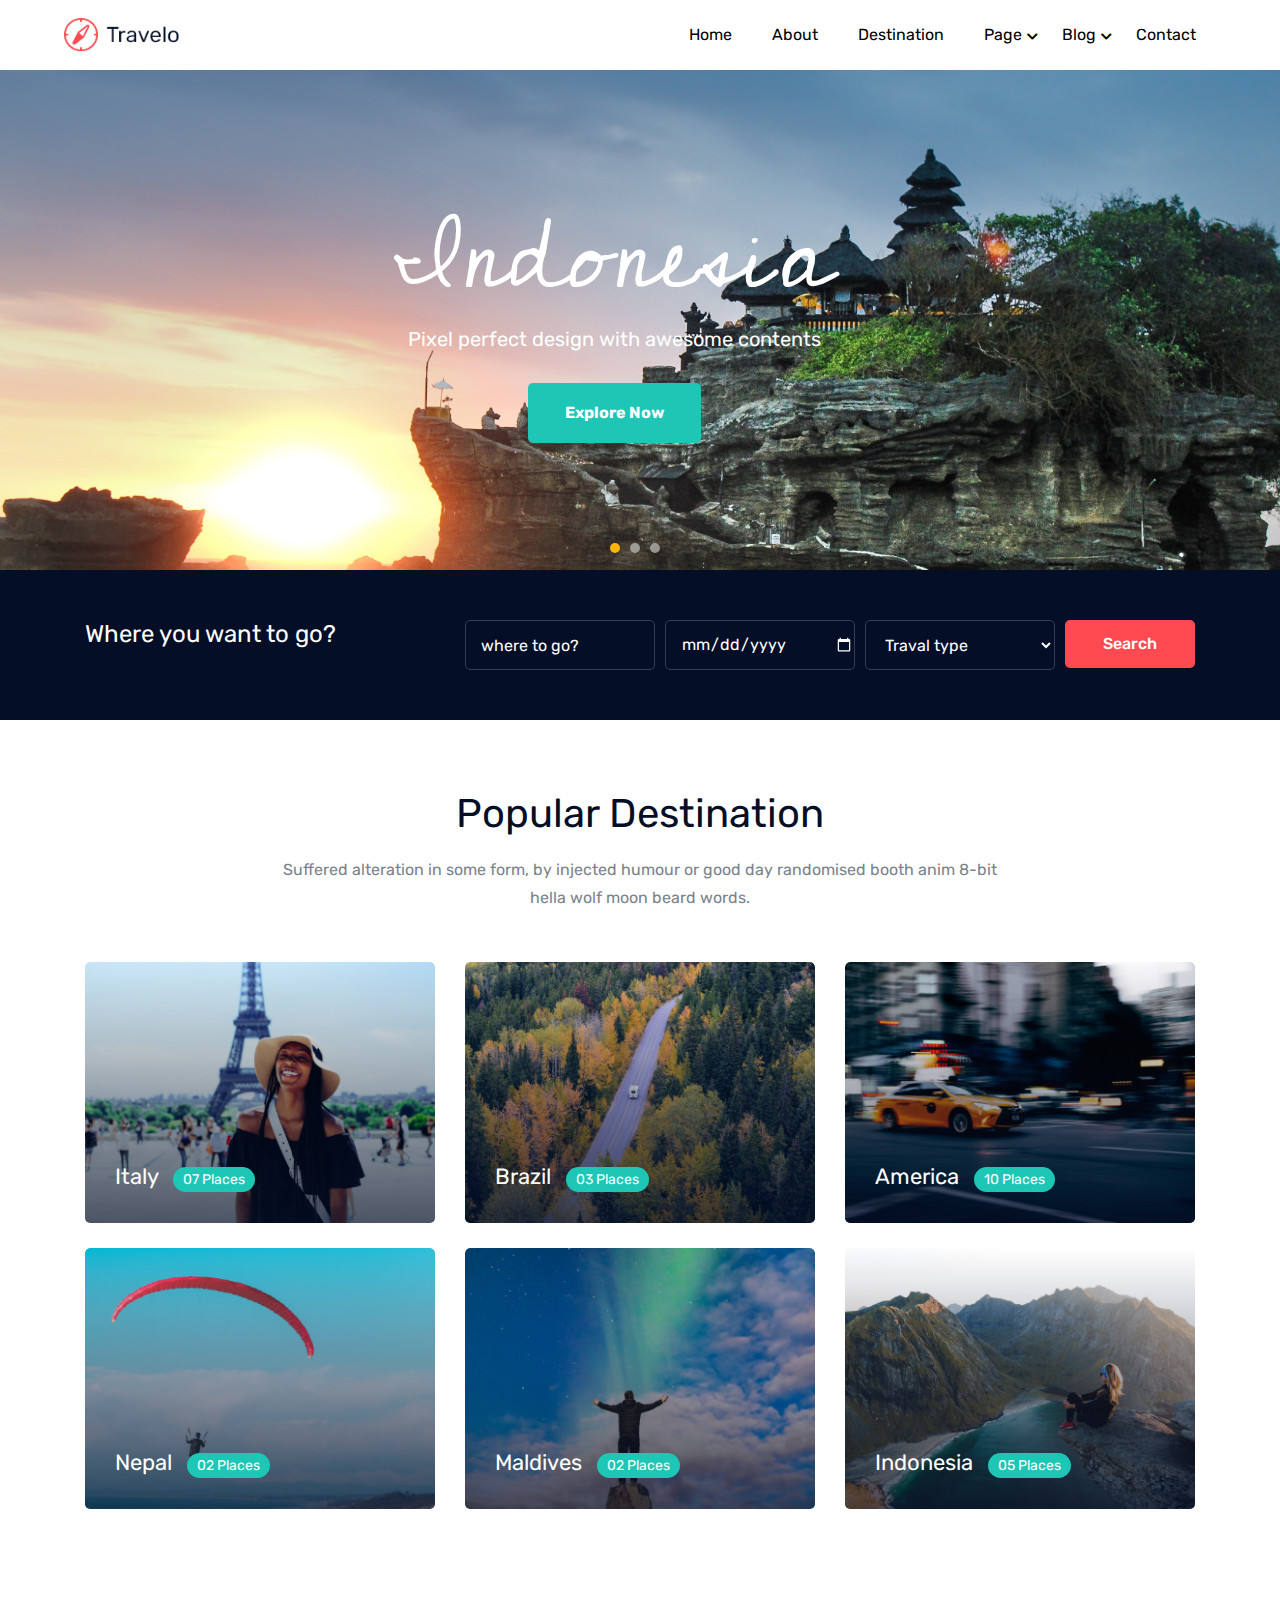
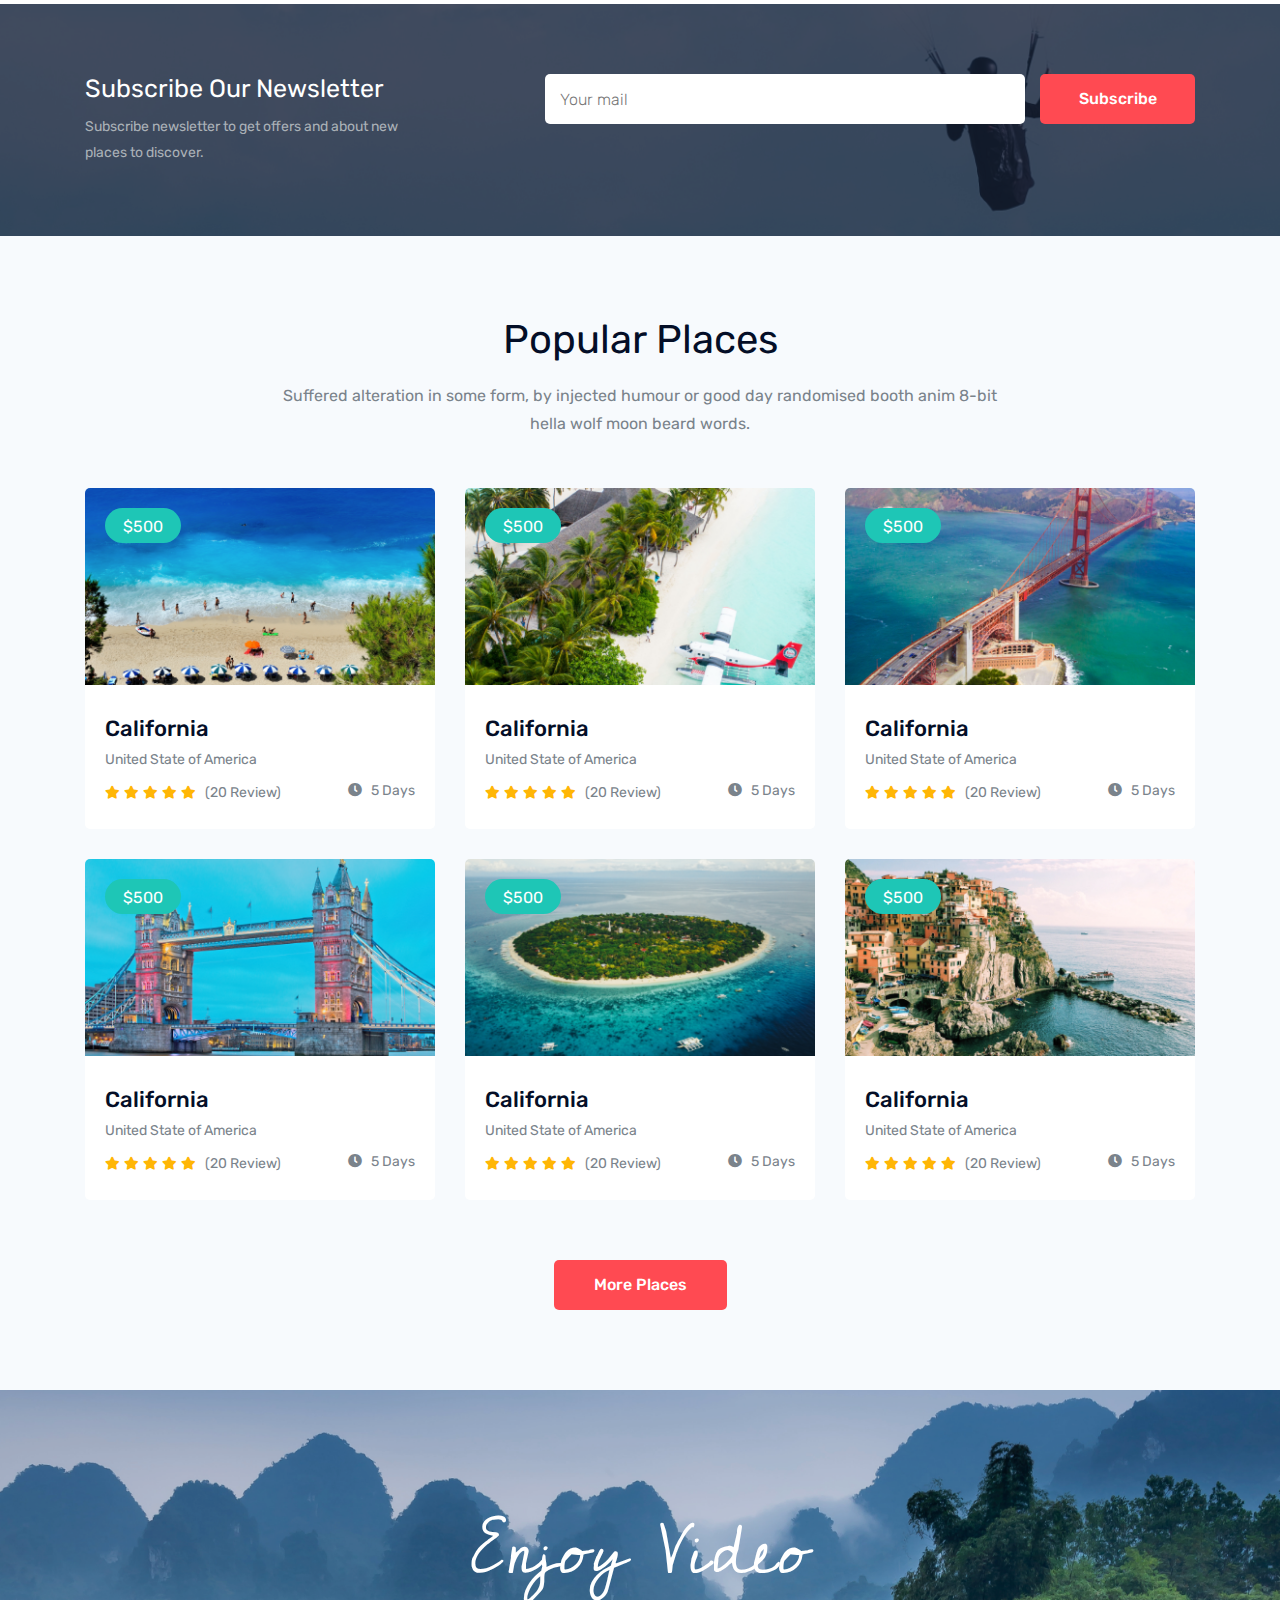
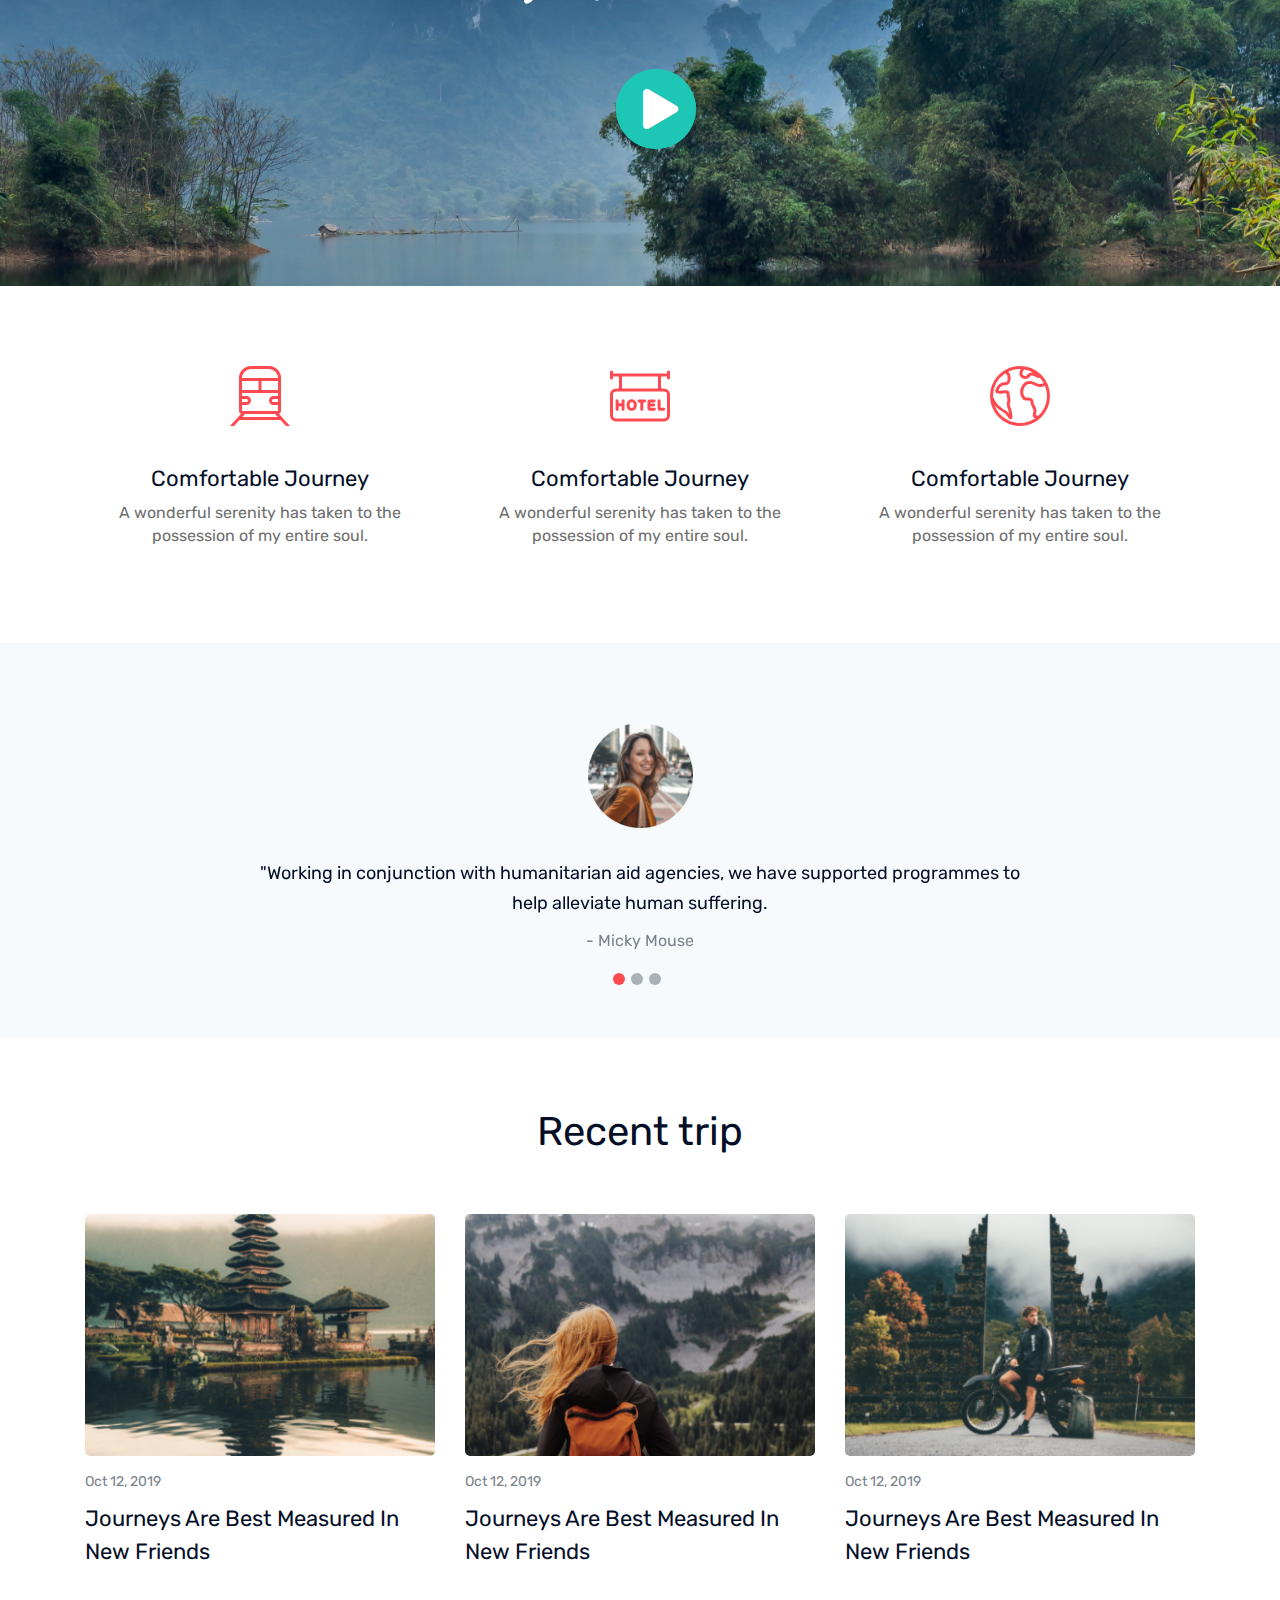
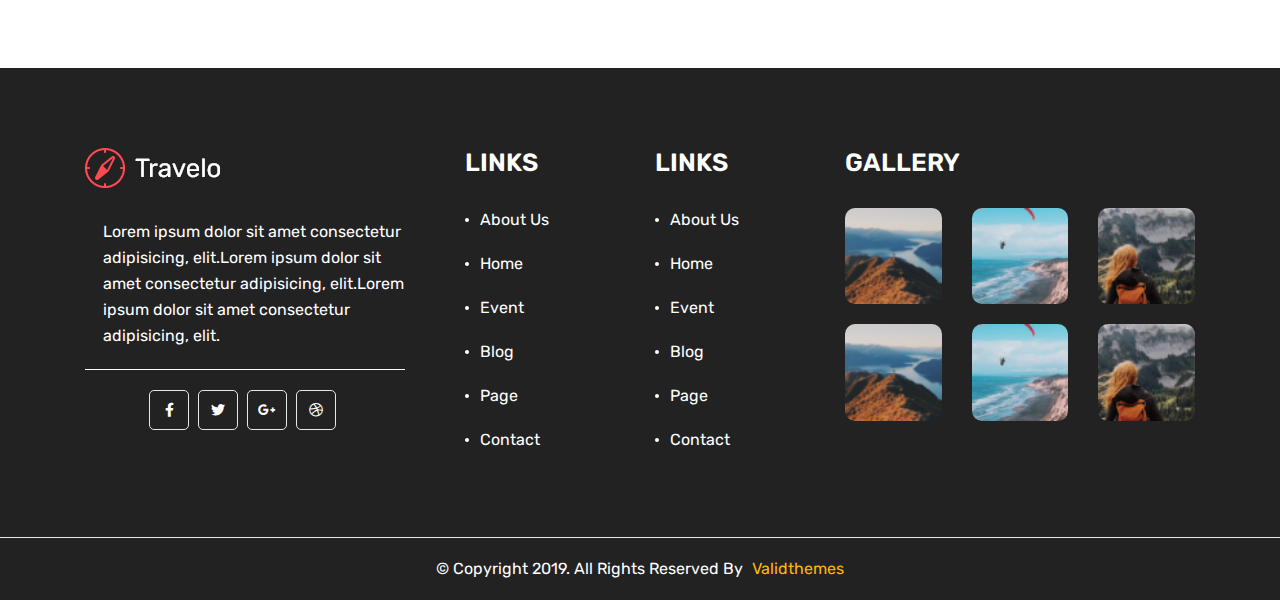
<file: index.html>
<!DOCTYPE html>
<html>
<head>
	<title>Travelo</title>
	<meta charset="utf-8">
	<meta name="viewport" content="width=device-width, initial-scale=1.0">
	<!-- Bootstrap link -->
	<link rel="stylesheet" href="https://maxcdn.bootstrapcdn.com/bootstrap/4.0.0/css/bootstrap.min.css" integrity="sha384-Gn5384xqQ1aoWXA+058RXPxPg6fy4IWvTNh0E263XmFcJlSAwiGgFAW/dAiS6JXm" crossorigin="anonymous">
	<!-- google fonts -->
	<link rel="preconnect" href="https://fonts.gstatic.com">
	<link href="https://fonts.googleapis.com/css2?family=Cedarville+Cursive&family=Rubik:wght@300;400&display=swap" rel="stylesheet">
	<!-- Fontawesome Link -->
	<link rel="stylesheet" type="text/css" href="assets/font/fontawesome/css/all.css">
	<!-- favicon icon link -->
	<link rel="shortcut icon" type="text/css" href="assets/logo/favicon.png">
	<!-- mignifiq popup link -->
	<link rel="stylesheet" type="text/css" href="assets/css/magnific-popup.css">
	<!-- owl-cerousel css link -->
	<link rel="stylesheet" type="text/css" href="assets/plugins/owl-carousel/owl.carousel.min.css">
	<!-- Main css Link -->
	<link rel="stylesheet" type="text/css" href="assets/css/style.css">
</head>
<body>
	<header class="header-main">
		<nav class="nav-main">
			<!-- logo start -->
			<a href="#" class="header-main-logo">
				<img src="assets/logo/logo.png">
			</a>
			<!-- logo End -->
			<!-- Small Device btn start -->
			<div class="nav-toggle-btn">
				<div class="btn-inner"></div>
			</div>
			<!-- Small Device btn End -->
			<!-- Nav items start -->
			<ul class="nav-items-wrapper">
				<li class="nav-item-main">
					<a class="nav-item-main-link" href="index.html">Home</a>
				</li>
				<li class="nav-item-main">
					<a class="nav-item-main-link" href="about.html">
						About
					</a>
				</li>
				<li class="nav-item-main">
					<a class="nav-item-main-link" href="destination.html">
						Destination
					</a>
				</li>
				<li class="nav-item-main item-has-submenu">
					<a class="nav-item-main-link" href="#">
						Page
					</a>
					<ul class="nav-item-submenu">
						<li class="submenu-item">
							<a class="submenu-item-link" href="destination-details.html">
								Destinations Details
							</a>
						</li>
						<li class="submenu-item">
							<a class="submenu-item-link" href="elements.html">
								Elements
							</a>
						</li>
					</ul>
				</li>
				<li class="nav-item-main item-has-submenu">
					<a class="nav-item-main-link" href="#">
						Blog
					</a>
					<ul class="nav-item-submenu">
						<li class="submenu-item">
							<a class="submenu-item-link" href="blog.html">
								Blog
							</a>
						</li>
						<li class="submenu-item">
							<a class="submenu-item-link" href="single-blog.html">
								Single Blog
							</a>
						</li>
					</ul>
				</li>
				<li class="nav-item-main">
					<a class="nav-item-main-link" href="contact.html">Contact</a>
				</li>
			</ul>
			<!-- Nav items End -->
		</nav>
	</header>
	<main>
		<section class="home-slider-section">
			<div class="home-slider-items-wrapper owl-carousel">
				<div class="home-slider-item">
					<div class="container">
						<div class="row home-slider-content-wrapper">
							<div class="col-lg-12 col-md-12">
								<div class="home-slider-inner">
									<h3>Indonesia</h3>
									<p>
										Pixel perfect design with awesome contents
									</p>
									<a href="#" class="home-slider-btn">	Explore Now
									</a>
								</div>
							</div>
						</div>
					</div>
				</div>
				<div class="home-slider-item">
					<div class="container">
						<div class="row home-slider-content-wrapper">
							<div class="col-lg-12 col-md-12">
								<div class="home-slider-inner">
									<h3>Indonesia</h3>
									<p>
										Pixel perfect design with awesome contents
									</p>
									<a href="#" class="home-slider-btn">	Explore Now
									</a>
								</div>
							</div>
						</div>
					</div>
				</div>
				<div class="home-slider-item">
					<div class="container">
						<div class="row home-slider-content-wrapper">
							<div class="col-lg-12 col-md-12">
								<div class="home-slider-inner">
									<h3>Indonesia</h3>
									<p>
										Pixel perfect design with awesome contents
									</p>
									<a href="#" class="home-slider-btn">	Explore Now
									</a>
								</div>
							</div>
						</div>
					</div>
				</div>
			</div>
		</section>
		<section class="where-togo-section">
			<div class="container">
				<div class="row">
					<div class="col-lg-4 col-md-12 col-sm-12">
						<h3 class="section-title">
							Where you want to go? 
						</h3>
					</div>
					<div class="col-lg-8">
						<form class="search-form">
							<div class="input-box">
								<input type="text" name="name" placeholder="where to go?">
							</div>
							<div class="input-box">
								<input type="date" name="date">
							</div>
							<div class="input-box">
								<select id="sel1" name="sellist1">
							        <option>Traval type</option>
							        <option>Some option</option>
							        <option>Some option</option>
							        <option>Another option</option>
							    </select>
							</div>
							<div class="search-btn">
								<button type="submit">Search</button>
							</div>
						</form>
					</div>
				</div>
			</div>
		</section>
		<!-- ck-editor html -->
		<!-- <div>
			<textarea id="details-ckeditor" class="form-control"></textarea>
		</div> -->
		<section class="popular-destination-section">
			<div class="container">
				<div class="row">
					<div class="col-md-8 m-auto">
						<div class="popular-section-title">
							<h3 class="title">
								Popular Destination
							</h3>
							<p class="sub-title">
								Suffered alteration in some form, by injected humour or good day randomised booth anim 8-bit hella wolf moon beard words.
							</p>
						</div>
					</div>
				</div>				
				<div class="row">
					<div class="col-lg-4 col-md-6 col-sm-12">
						<div class="popular-destination-item">
							<img src="assets/img/popular-destination-1.jpg">
							<div class="item-content">
								<p class="content-title">
									Italy
									<a href="#"> 07 Places</a>
								</p>
							</div>
						</div>
					</div>
					<div class="col-lg-4 col-md-6 col-sm-12">
						<div class="popular-destination-item">
							<img src="assets/img/popular-destination-2.jpg">
							<div class="item-content">
								<p class="content-title">
									Brazil 
									<a href="#"> 03 Places</a>
								</p>
							</div>
						</div>
					</div>
					<div class="col-lg-4 col-md-6 col-sm-12">
						<div class="popular-destination-item">
							<img src="assets/img/popular-destination-3.jpg">
							<div class="item-content">
								<p class="content-title">
									America
									<a href="#"> 10 Places</a>
								</p>
							</div>
						</div>
					</div>
					<div class="col-lg-4 col-md-6 col-sm-12">
						<div class="popular-destination-item">
							<img src="assets/img/popular-destination-4.jpg">
							<div class="item-content">
								<p class="content-title">
									Nepal
									<a href="#"> 02 Places</a>
								</p>
							</div>
						</div>
					</div>
					<div class="col-lg-4 col-md-6 col-sm-12">
						<div class="popular-destination-item">
							<img src="assets/img/popular-destination-5.jpg">
							<div class="item-content">
								<p class="content-title">
									Maldives
									<a href="#"> 02 Places</a>
								</p>
							</div>
						</div>
					</div>
					<div class="col-lg-4 col-md-6 col-sm-12">
						<div class="popular-destination-item">
							<img src="assets/img/popular-destination-6.jpg">
							<div class="item-content">
								<p class="content-title">
									Indonesia
									<a href="#"> 05 Places</a>
								</p>
							</div>
						</div>
					</div>
				</div>
			</div>
		</section>
		<section class="newsletter-section">
			<div class="container">
				<div class="row">
					<div class="col-lg-5 col-md-6 col-sm-12">
						<div class="newsletter-text">
							<h4 class="title">
								Subscribe Our Newsletter
							</h4>
							<p class="subtitle"> 
								Subscribe newsletter to get offers and about new places to discover.
							</p>
						</div>
					</div>
					<div class="col-lg-7 col-md-6 col-sm-12 pl-0">
						<div class="row">
							<div class="col-md-9 col-sm-12">
								<div class="newsletter-input">
									<input type="email" name="" placeholder="Your mail">
								</div>
							</div>
							<div class="col-md-3 col-sm-12 pl-0">
								<div class="newsletter-btn">
									<button class="btn" type="submit">Subscribe</button>
								</div>
							</div>
						</div>
					</div>
				</div>
			</div>
		</section>
		<div class="popular-places-section">
			<div class="container">
				<div class="row">
					<div class="col-md-8 m-auto">
						<div class="popular-section-title">
							<h3 class="title">
								Popular Places
							</h3>
							<p class="sub-title">
								Suffered alteration in some form, by injected humour or good day randomised booth anim 8-bit hella wolf moon beard words.
							</p>
						</div>
					</div>
				</div>	
				<div class="row">
					<div class="col-lg-4 col-md-6 col-sm-12">
						<div class="popular-places-item">
							<div class="item-image">
								<img src="assets/img/popular-places-1.jpg">
								<a href="#" class="item-price">
									$500
								</a>
							</div>
							<div class="item-content">
								<a href="#" class="title">
									California
								</a>
								<p class="sub-title">
									United State of America
								</p>
								<div class="item-rating">
									<span>
										<i class="fa fa-star"></i>
										<i class="fa fa-star"></i>
										<i class="fa fa-star"></i>
										<i class="fa fa-star"></i>
										<i class="fa fa-star"></i>
										<a href="#">
											(20 Review)
										</a>
									</span>
									<div class="days">
										<i class="fa fa-clock"></i>
										<a href="#">
											5 Days
										</a>
									</div>
								</div>
							</div>
						</div>
					</div>
					<div class="col-lg-4 col-md-6 col-sm-12">
						<div class="popular-places-item">
							<div class="item-image">
								<img src="assets/img/popular-places-3.jpg">
								<a href="#" class="item-price">
									$500
								</a>
							</div>
							<div class="item-content">
								<a href="#" class="title">
									California
								</a>
								<p class="sub-title">
									United State of America
								</p>
								<div class="item-rating">
									<span>
										<i class="fa fa-star"></i>
										<i class="fa fa-star"></i>
										<i class="fa fa-star"></i>
										<i class="fa fa-star"></i>
										<i class="fa fa-star"></i>
										<a href="#">
											(20 Review)
										</a>
									</span>
									<div class="days">
										<i class="fa fa-clock"></i>
										<a href="#">
											5 Days
										</a>
									</div>
								</div>
							</div>
						</div>
					</div>
					<div class="col-lg-4 col-md-6 col-sm-12">
						<div class="popular-places-item">
							<div class="item-image">
								<img src="assets/img/popular-places-4.jpg">
								<a href="#" class="item-price">
									$500
								</a>
							</div>
							<div class="item-content">
								<a href="#" class="title">
									California
								</a>
								<p class="sub-title">
									United State of America
								</p>
								<div class="item-rating">
									<span>
										<i class="fa fa-star"></i>
										<i class="fa fa-star"></i>
										<i class="fa fa-star"></i>
										<i class="fa fa-star"></i>
										<i class="fa fa-star"></i>
										<a href="#">
											(20 Review)
										</a>
									</span>
									<div class="days">
										<i class="fa fa-clock"></i>
										<a href="#">
											5 Days
										</a>
									</div>
								</div>
							</div>
						</div>
					</div>
					<div class="col-lg-4 col-md-6 col-sm-12">
						<div class="popular-places-item">
							<div class="item-image">
								<img src="assets/img/popular-places-5.jpg">
								<a href="#" class="item-price">
									$500
								</a>
							</div>
							<div class="item-content">
								<a href="#" class="title">
									California
								</a>
								<p class="sub-title">
									United State of America
								</p>
								<div class="item-rating">
									<span>
										<i class="fa fa-star"></i>
										<i class="fa fa-star"></i>
										<i class="fa fa-star"></i>
										<i class="fa fa-star"></i>
										<i class="fa fa-star"></i>
										<a href="#">
											(20 Review)
										</a>
									</span>
									<div class="days">
										<i class="fa fa-clock"></i>
										<a href="#">
											5 Days
										</a>
									</div>
								</div>
							</div>
						</div>
					</div>
					<div class="col-lg-4 col-md-6 col-sm-12">
						<div class="popular-places-item">
							<div class="item-image">
								<img src="assets/img/popular-places-6.jpg">
								<a href="#" class="item-price">
									$500
								</a>
							</div>
							<div class="item-content">
								<a href="#" class="title">
									California
								</a>
								<p class="sub-title">
									United State of America
								</p>
								<div class="item-rating">
									<span>
										<i class="fa fa-star"></i>
										<i class="fa fa-star"></i>
										<i class="fa fa-star"></i>
										<i class="fa fa-star"></i>
										<i class="fa fa-star"></i>
										<a href="#">
											(20 Review)
										</a>
									</span>
									<div class="days">
										<i class="fa fa-clock"></i>
										<a href="#">
											5 Days
										</a>
									</div>
								</div>
							</div>
						</div>
					</div>
					<div class="col-lg-4 col-md-6 col-sm-12">
						<div class="popular-places-item">
							<div class="item-image">
								<img src="assets/img/popular-places-2.jpg">
								<a href="#" class="item-price">
									$500
								</a>
							</div>
							<div class="item-content">
								<a href="#" class="title">
									California
								</a>
								<p class="sub-title">
									United State of America
								</p>
								<div class="item-rating">
									<span>
										<i class="fa fa-star"></i>
										<i class="fa fa-star"></i>
										<i class="fa fa-star"></i>
										<i class="fa fa-star"></i>
										<i class="fa fa-star"></i>
										<a href="#">
											(20 Review)
										</a>
									</span>
									<div class="days">
										<i class="fa fa-clock"></i>
										<a href="#">
											5 Days
										</a>
									</div>
								</div>
							</div>
						</div>
					</div>
					<div class="col-md-12">
						<div class="more-places-btn">
							<a href="#" class="more-btn">More Places</a>
						</div>
					</div>
				</div>
			</div>
		</div>
		<section class="video-section">
			<div class="container">
				<div class="row">
					<div class="col-lg-8 col-md-12 col-sm-12 m-auto video-section-heading">
						<h2 class="title">
							Enjoy Video
						</h2>
					</div>
				</div>
				<div class="row">
					<div class="video-overlay">
						<a class="popup-youtube video-play-button" href="https://www.youtube.com/watch?v=MKCZXpmPunU">
	                        <i class="fa fa-play"></i>
	                    </a>
					</div>
				</div>
			</div>
		</section>
		<section class="travel-variation-section">
			<div class="container">
				<div class="row">
					<div class="col-lg-4 col-md-6">
						<div class="travel-variation-item">
							<div class="icon">
								<img src="assets/img/1.svg">
							</div>
							<h3 class="title">
								Comfortable Journey
							</h3>
							<p class="sub-title">
								A wonderful serenity has taken to the possession of my entire soul.
							</p>
						</div>
					</div>
					<div class="col-lg-4 col-md-6">
						<div class="travel-variation-item">
							<div class="icon">
								<img src="assets/img/2.svg">
							</div>
							<h3 class="title">
								Comfortable Journey
							</h3>
							<p class="sub-title">
								A wonderful serenity has taken to the possession of my entire soul.
							</p>
						</div>
					</div>
					<div class="col-lg-4 col-md-6">
						<div class="travel-variation-item">
							<div class="icon">
								<img src="assets/img/3.svg">
							</div>
							<h3 class="title">
								Comfortable Journey
							</h3>
							<p class="sub-title">
								A wonderful serenity has taken to the possession of my entire soul.
							</p>
						</div>
					</div>
				</div>
			</div>
		</section>
		<section class="testimonial-section">
			<div class="container">
				<div class="row">
					<div class="col-md-12">
						<div class="testimonial-slider-items-wrapper owl-carousel">
							<div class="single-item">
								<div class="item-image">
									<img src="assets/img/testimonial-author-1.jpg">
								</div>
								<p class="sub-title">
									"Working in conjunction with humanitarian aid agencies, we have supported programmes to help alleviate human suffering.
								</p>
								<h3 class="author-name">
									- Micky Mouse
								</h3>
							</div>
							<div class="single-item">
								<div class="item-image">
									<img src="assets/img/testimonial-author-1.jpg">
								</div>
								<p class="sub-title">
									"Working in conjunction with humanitarian aid agencies, we have supported programmes to help alleviate human suffering.
								</p>
								<h3 class="author-name">
									- Micky Mouse
								</h3>
							</div>
							<div class="single-item">
								<div class="item-image">
									<img src="assets/img/testimonial-author-1.jpg">
								</div>
								<p class="sub-title">
									"Working in conjunction with humanitarian aid agencies, we have supported programmes to help alleviate human suffering.
								</p>
								<h3 class="author-name">
									- Micky Mouse
								</h3>
							</div>
						</div>
					</div>
				</div>
			</div>
		</section>
		<section class="recent-trip-section">
			<div class="container">
				<div class="row">
					<div class="col-md-5 recent-section-title">
						<h3>
							Recent trip
						</h3>
					</div>
				</div>
				<div class="row">
					<div class="col-lg-4 col-md-6">
						<div class="recent-trip-item">
							<img src="assets/img/recent-trip-1.jpg">
							<div class="trip-content">
								<div class="date">
									Oct 12, 2019
								</div>
								<a href="#" class="title">
									Journeys Are Best Measured In New Friends
								</a>
							</div>
						</div>
					</div>
					<div class="col-lg-4 col-md-6">
						<div class="recent-trip-item">
							<img src="assets/img/recent-trip-2.jpg">
							<div class="trip-content">
								<div class="date">
									Oct 12, 2019
								</div>
								<a href="#" class="title">
									Journeys Are Best Measured In New Friends
								</a>
							</div>
						</div>
					</div>
					<div class="col-lg-4 col-md-6">
						<div class="recent-trip-item">
							<img src="assets/img/recent-trip-3.jpg">
							<div class="trip-content">
								<div class="date">
									Oct 12, 2019
								</div>
								<a href="#" class="title">
									Journeys Are Best Measured In New Friends
								</a>
							</div>
						</div>
					</div>
				</div>
			</div>
		</section>
		
	</main>
	<!-- footer scetion start -->
	<footer class="footer-section">
		<div class="container">
			<div class="row">
				<div class="col-lg-4 col-md-6 col-sm-12">
					<div class="footer-item">
						<img src="assets/logo/footer-logo.png">
						<p>
							Lorem ipsum dolor sit amet consectetur adipisicing, elit.Lorem ipsum dolor sit amet consectetur adipisicing, elit.Lorem ipsum dolor sit amet consectetur adipisicing, elit.
						</p>
						<div class="footer-social-icon">
							<ul class="social-icon-list">
								<li class="social-icon-item">
									<a href="#">
										<i class="fab fa-facebook-f"></i>
									</a>
								</li>
								<li class="social-icon-item">
									<a href="#">
										<i class="fab fa-twitter"></i>
									</a>
								</li>
								<li class="social-icon-item">
									<a href="#">
										<i class="fab fa-google-plus-g"></i>
									</a>
								</li>
								<li class="social-icon-item">
									<a href="#">
										<i class="fab fa-dribbble"></i>
									</a>
								</li>
							</ul>
						</div>
					</div>
				</div>
				<div class="col-lg-2 col-md-6 col-sm-12">
					<div class="footer-item-link">
						<h4 class="title">Links</h4>
						<ul>
							<li>
								<a href="#">
									about us
								</a>
							</li>
							<li>
								<a href="#">
									home
								</a>
							</li>
							<li>
								<a href="#">
									event
								</a>
							</li>
							<li>
								<a href="#">
									blog
								</a>
							</li>
							<li>
								<a href="#">
									page
								</a>
							</li>
							<li>
								<a href="#">
									contact
								</a>
							</li>
						</ul>
					</div>
				</div>
				<div class="col-lg-2 col-md-6 col-sm-12">
					<div class="footer-item-link">
						<h4 class="title">Links</h4>
						<ul>
							<li>
								<a href="#">
									about us
								</a>
							</li>
							<li>
								<a href="#">
									home
								</a>
							</li>
							<li>
								<a href="#">
									event
								</a>
							</li>
							<li>
								<a href="#">
									blog
								</a>
							</li>
							<li>
								<a href="#">
									page
								</a>
							</li>
							<li>
								<a href="#">
									contact
								</a>
							</li>
						</ul>
					</div>
				</div>
				<div class="col-lg-4 col-md-6 col-sm-12">
					<div class="footer-gallery">
						<h4 class="title">Gallery</h4>
						<div class="row">
							<div class="col-lg-4 col-md-4 col-sm-4">
								<img src="assets/img/gallery-image-1.jpg">
							</div>
							<div class="col-lg-4 col-md-4 col-sm-4">
								<img src="assets/img/gallery-image-2.jpg">
							</div>
							<div class="col-lg-4 col-md-4 col-sm-4">
								<img src="assets/img/gallery-image-3.jpg">
							</div>
							<div class="col-lg-4 col-md-4 col-sm-4">
								<img src="assets/img/gallery-image-1.jpg">
							</div>
							<div class="col-lg-4 col-md-4 col-sm-4">
								<img src="assets/img/gallery-image-2.jpg">
							</div>
							<div class="col-lg-4 col-md-4 col-sm-4">
								<img src="assets/img/gallery-image-3.jpg">
							</div>
						</div>
					</div>
				</div>
			</div>
		</div>
		<div class="footer-bottom">
			<div class="container">
				<div class="row">
					<div class="col-md-12 footer-bottom-content">
						<p>
							© Copyright 2019. All Rights Reserved By
							<a href="#">
								Validthemes
							</a>
						</p>
					</div>
				</div>
			</div>
		</div>
	</footer>
	<!-- footer scetion End -->
<!-- Jquery CDN-->
<script src="https://ajax.googleapis.com/ajax/libs/jquery/3.5.1/jquery.min.js"></script>
<!-- Bootstap JS CDN -->
<!-- <script src="https://code.jquery.com/jquery-3.2.1.slim.min.js" integrity="sha384-KJ3o2DKtIkvYIK3UENzmM7KCkRr/rE9/Qpg6aAZGJwFDMVNA/GpGFF93hXpG5KkN" crossorigin="anonymous"></script> -->
<script src="https://cdnjs.cloudflare.com/ajax/libs/popper.js/1.12.9/umd/popper.min.js" integrity="sha384-ApNbgh9B+Y1QKtv3Rn7W3mgPxhU9K/ScQsAP7hUibX39j7fakFPskvXusvfa0b4Q" crossorigin="anonymous"></script>
<script src="https://maxcdn.bootstrapcdn.com/bootstrap/4.0.0/js/bootstrap.min.js" integrity="sha384-JZR6Spejh4U02d8jOt6vLEHfe/JQGiRRSQQxSfFWpi1MquVdAyjUar5+76PVCmYl" crossorigin="anonymous"></script>
<!-- mignifiq popup js -->
<script src="assets/js/magnific-popup.js"></script>
<!-- owl-crousel js -->
<script src="assets/plugins/owl-carousel/owl.carousel.min.js"></script>
<!-- ck-editor cdn -->
<script src="https://cdn.ckeditor.com/4.16.0/standard/ckeditor.js"></script>
<!-- Main js -->
<script src="assets/js/main.js"></script>
<script type="text/javascript">
	//ck-editor js
        // if($('#details-ckeditor').length > 0){
        // 	CKEDITOR.replace( 'details-ckeditor' );
        // }
</script>
</body>
</html>
</file>
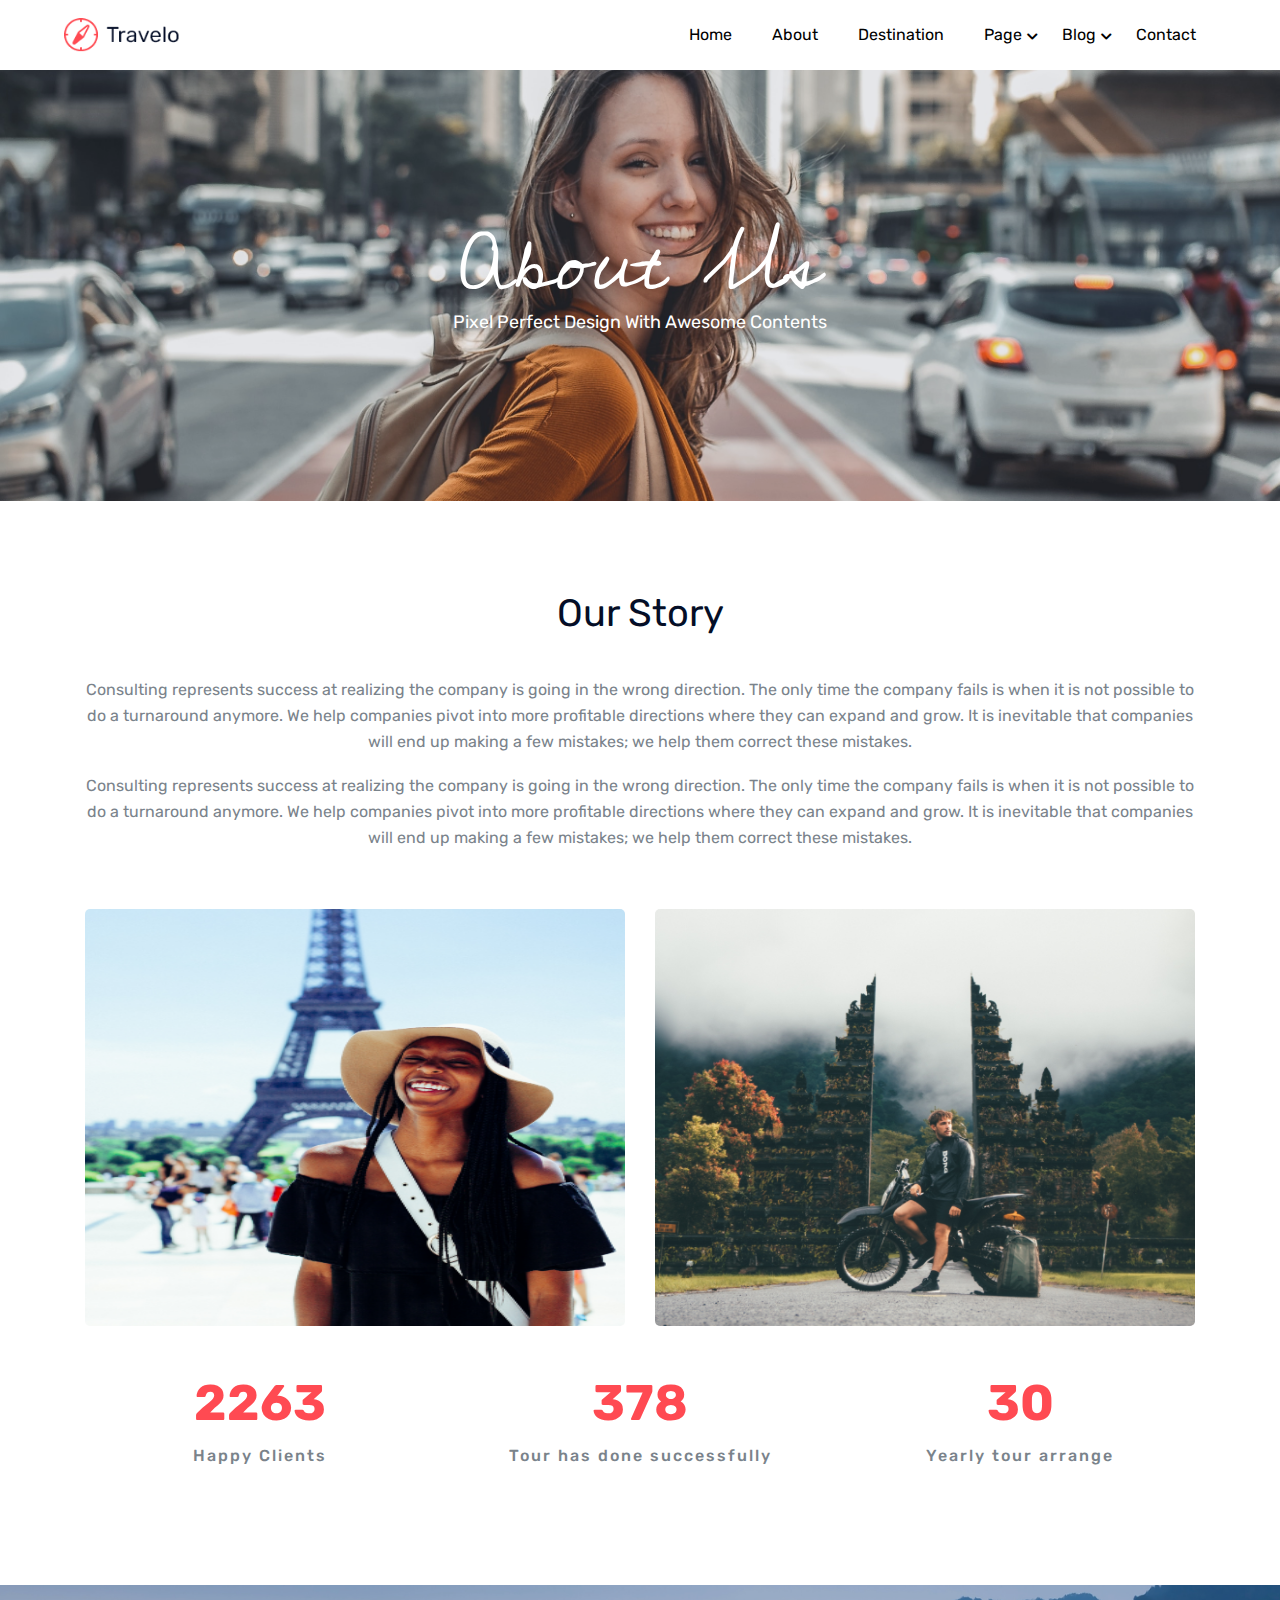
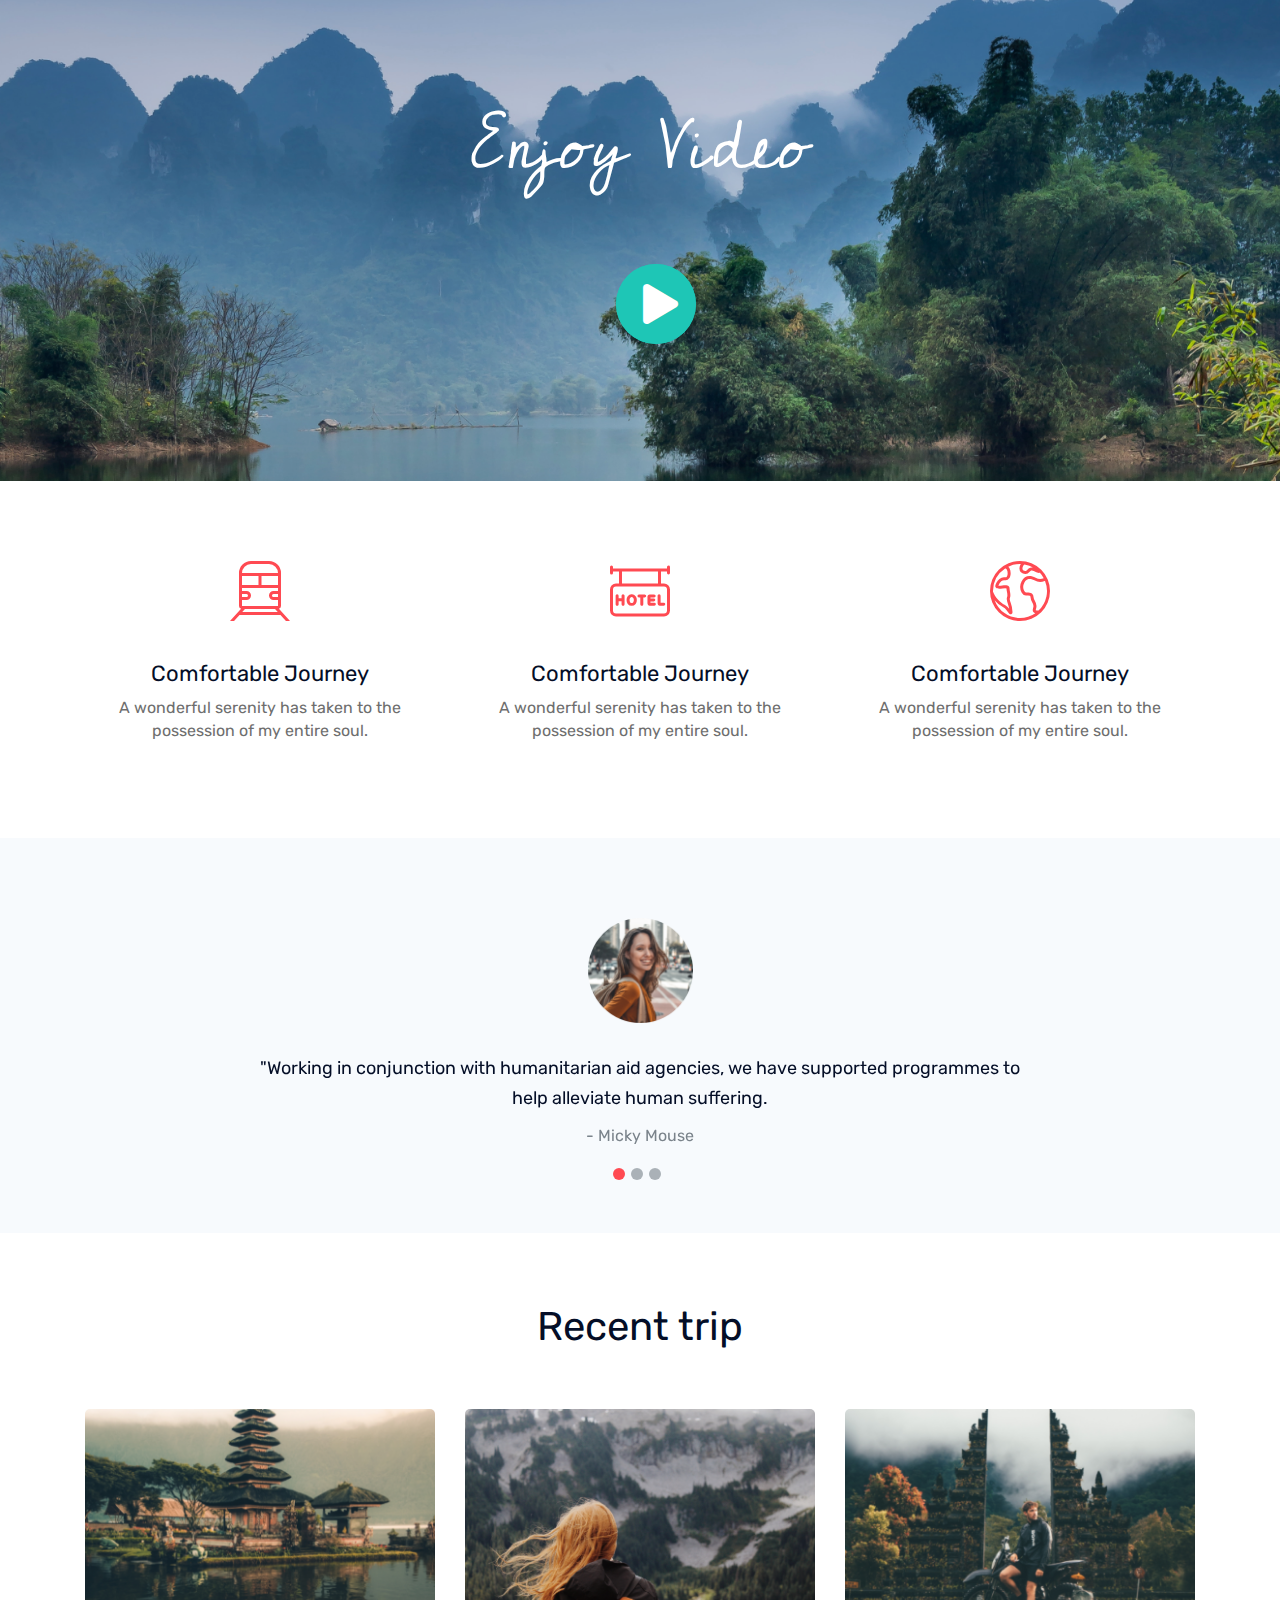
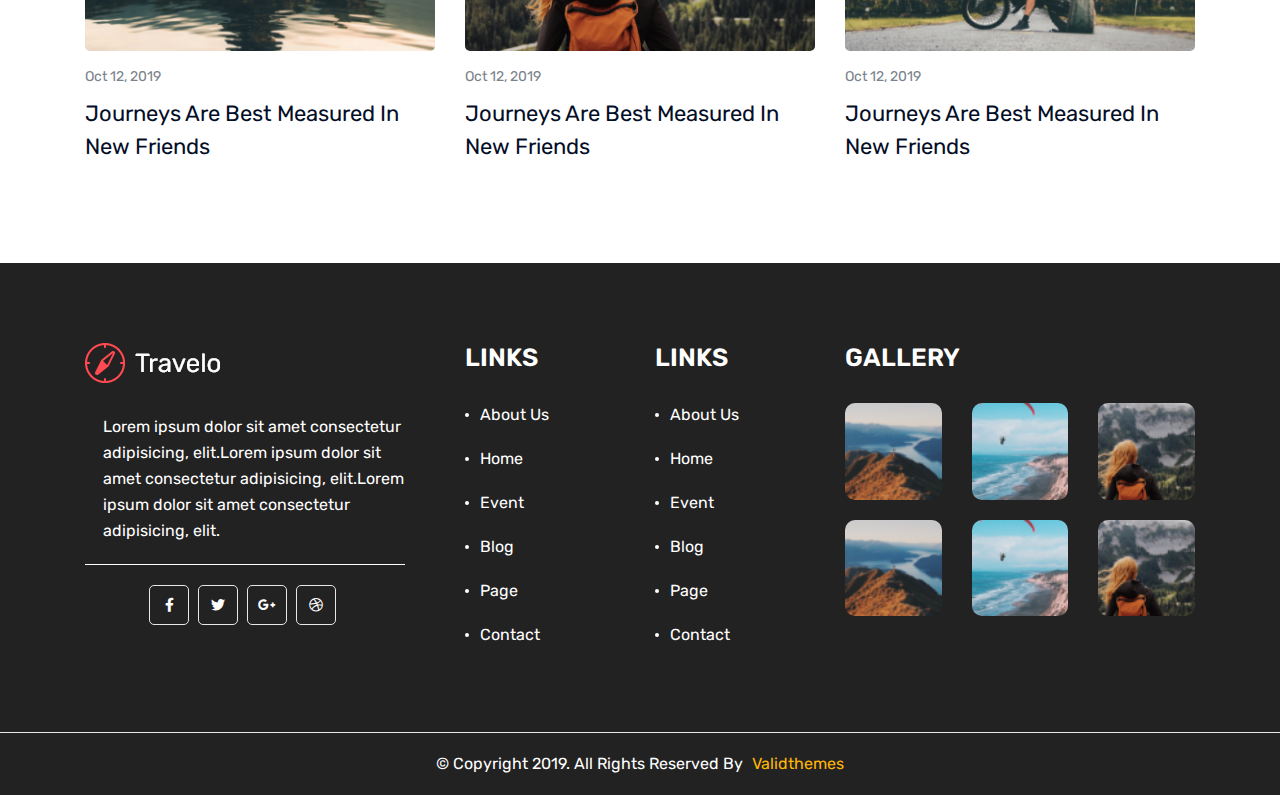
<file: about.html>
<!DOCTYPE html>
<html>
<head>
	<title>Travelo</title>
	<meta charset="utf-8">
	<meta name="viewport" content="width=device-width, initial-scale=1.0">
	<!-- Bootstrap link -->
	<link rel="stylesheet" href="https://maxcdn.bootstrapcdn.com/bootstrap/4.0.0/css/bootstrap.min.css" integrity="sha384-Gn5384xqQ1aoWXA+058RXPxPg6fy4IWvTNh0E263XmFcJlSAwiGgFAW/dAiS6JXm" crossorigin="anonymous">
	<!-- google fonts -->
	<link rel="preconnect" href="https://fonts.gstatic.com">
	<link href="https://fonts.googleapis.com/css2?family=Cedarville+Cursive&family=Rubik:wght@300;400&display=swap" rel="stylesheet">
	<!-- Fontawesome Link -->
	<link rel="stylesheet" type="text/css" href="assets/font/fontawesome/css/all.css">
	<!-- favicon icon link -->
	<link rel="shortcut icon" type="text/css" href="assets/logo/favicon.png">
	<!-- mignifiq popup link -->
	<link rel="stylesheet" type="text/css" href="assets/css/magnific-popup.css">
	<!-- owl-cerousel css link -->
	<link rel="stylesheet" type="text/css" href="assets/plugins/owl-carousel/owl.carousel.min.css">
	<!-- Main css Link -->
	<link rel="stylesheet" type="text/css" href="assets/css/style.css">
</head>
<body>
	<header class="header-main">
		<nav class="nav-main">
			<!-- logo start -->
			<a href="#" class="header-main-logo">
				<img src="assets/logo/logo.png">
			</a>
			<!-- logo End -->
			<!-- Small Device btn start -->
			<div class="nav-toggle-btn">
				<div class="btn-inner"></div>
			</div>
			<!-- Small Device btn End -->
			<!-- Nav items start -->
			<ul class="nav-items-wrapper">
				<li class="nav-item-main">
					<a class="nav-item-main-link" href="index.html">Home</a>
				</li>
				<li class="nav-item-main">
					<a class="nav-item-main-link" href="about.html">
						About
					</a>
				</li>
				<li class="nav-item-main">
					<a class="nav-item-main-link" href="destination.html">
						Destination
					</a>
				</li>
				<li class="nav-item-main item-has-submenu">
					<a class="nav-item-main-link" href="#">
						Page
					</a>
					<ul class="nav-item-submenu">
						<li class="submenu-item">
							<a class="submenu-item-link" href="destination-details.html">
								Destinations Details
							</a>
						</li>
						<li class="submenu-item">
							<a class="submenu-item-link" href="elements.html">
								Elements
							</a>
						</li>
					</ul>
				</li>
				<li class="nav-item-main item-has-submenu">
					<a class="nav-item-main-link" href="#">
						Blog
					</a>
					<ul class="nav-item-submenu">
						<li class="submenu-item">
							<a class="submenu-item-link" href="blog.html">
								Blog
							</a>
						</li>
						<li class="submenu-item">
							<a class="submenu-item-link" href="single-blog.html">
								Single Blog
							</a>
						</li>
					</ul>
				</li>
				<li class="nav-item-main">
					<a class="nav-item-main-link" href="contact.html">Contact</a>
				</li>
			</ul>
			<!-- Nav items End -->
		</nav>
	</header>
	<main>
		<section class="about-banner-section">
			<div class="container">
				<div class="row">
					<div class="col-md-12">
						<div class="about-section-title">
							<h3 class="title">
								About Us
							</h3>
							<p class="sub-title">
								Pixel perfect design with awesome contents
							</p>
						</div>
					</div>
				</div>
			</div>
		</section>
		<section class="about-story-section">
			<div class="container">
				<div class="row">
					<div class="col-md-12">
						<h3 class="about-story-title">
							Our Story
						</h3>
						<p class="about-story-description">
							Consulting represents success at realizing the company is going in the wrong direction. The only time the company fails is when it is not possible to do a turnaround anymore. We help companies pivot into more profitable directions where they can expand and grow. It is inevitable that companies will end up making a few mistakes; we help them correct these mistakes.
						</p>
						<p class="about-story-description">
							Consulting represents success at realizing the company is going in the wrong direction. The only time the company fails is when it is not possible to do a turnaround anymore. We help companies pivot into more profitable directions where they can expand and grow. It is inevitable that companies will end up making a few mistakes; we help them correct these mistakes.
						</p>
					</div>
					<div class="col-lg-6 col-md-6 col-sm-12">
						<div class="about-image">
							<img src="assets/img/about-image-1.jpg">
						</div>
					</div>
					<div class="col-lg-6 col-md-6 col-sm-12">
						<div class="about-image">
							<img src="assets/img/about-image-2.jpg">
						</div>
					</div>
					<div class="col-md-12 counter-items-wrapper">
						<div class="row">
							<div class="col-md-4 counter-item-outer">
								<div class="counter-item">
									<div class="counter-number">
										2263
									</div>
									<h3 class="text">Happy Clients</h3>
								</div>
							</div>
							<div class="col-md-4 counter-item-outer">
								<div class="counter-item">
									<div class="counter-number">
										378
									</div>
									<h3 class="text">
										Tour has done successfully
									</h3>
								</div>
							</div>
							<div class="col-md-4 counter-item-outer">
								<div class="counter-item">
									<div class="counter-number">
										30
									</div>
									<h3 class="text">
										Yearly tour arrange
									</h3>
								</div>
							</div>
						</div>
					</div>
				</div>
			</div>
		</section>
		<section class="video-section">
			<div class="container">
				<div class="row">
					<div class="col-lg-8 col-md-12 col-sm-12 m-auto video-section-heading">
						<h2 class="title">
							Enjoy Video
						</h2>
					</div>
				</div>
				<div class="row">
					<div class="video-overlay">
						<a class="popup-youtube video-play-button" href="https://www.youtube.com/watch?v=rFtF_zltWSI&feature=emb_rel_end">
	                        <i class="fa fa-play"></i>
	                    </a>
					</div>
				</div>
			</div>
		</section>
		<section class="travel-variation-section">
			<div class="container">
				<div class="row">
					<div class="col-lg-4 col-md-6">
						<div class="travel-variation-item">
							<div class="icon">
								<img src="assets/img/1.svg">
							</div>
							<h3 class="title">
								Comfortable Journey
							</h3>
							<p class="sub-title">
								A wonderful serenity has taken to the possession of my entire soul.
							</p>
						</div>
					</div>
					<div class="col-lg-4 col-md-6">
						<div class="travel-variation-item">
							<div class="icon">
								<img src="assets/img/2.svg">
							</div>
							<h3 class="title">
								Comfortable Journey
							</h3>
							<p class="sub-title">
								A wonderful serenity has taken to the possession of my entire soul.
							</p>
						</div>
					</div>
					<div class="col-lg-4 col-md-6">
						<div class="travel-variation-item">
							<div class="icon">
								<img src="assets/img/3.svg">
							</div>
							<h3 class="title">
								Comfortable Journey
							</h3>
							<p class="sub-title">
								A wonderful serenity has taken to the possession of my entire soul.
							</p>
						</div>
					</div>
				</div>
			</div>
		</section>
		<section class="testimonial-section">
			<div class="container">
				<div class="row">
					<div class="col-md-12">
						<div class="testimonial-slider-items-wrapper owl-carousel">
							<div class="single-item">
								<div class="item-image">
									<img src="assets/img/testimonial-author-1.jpg">
								</div>
								<p class="sub-title">
									"Working in conjunction with humanitarian aid agencies, we have supported programmes to help alleviate human suffering.
								</p>
								<h3 class="author-name">
									- Micky Mouse
								</h3>
							</div>
							<div class="single-item">
								<div class="item-image">
									<img src="assets/img/testimonial-author-1.jpg">
								</div>
								<p class="sub-title">
									"Working in conjunction with humanitarian aid agencies, we have supported programmes to help alleviate human suffering.
								</p>
								<h3 class="author-name">
									- Micky Mouse
								</h3>
							</div>
							<div class="single-item">
								<div class="item-image">
									<img src="assets/img/testimonial-author-1.jpg">
								</div>
								<p class="sub-title">
									"Working in conjunction with humanitarian aid agencies, we have supported programmes to help alleviate human suffering.
								</p>
								<h3 class="author-name">
									- Micky Mouse
								</h3>
							</div>
						</div>
					</div>
				</div>
			</div>
		</section>
		<section class="recent-trip-section">
			<div class="container">
				<div class="row">
					<div class="col-md-5 recent-section-title">
						<h3>
							Recent trip
						</h3>
					</div>
				</div>
				<div class="row">
					<div class="col-lg-4 col-md-6">
						<div class="recent-trip-item">
							<img src="assets/img/recent-trip-1.jpg">
							<div class="trip-content">
								<div class="date">
									Oct 12, 2019
								</div>
								<a href="#" class="title">
									Journeys Are Best Measured In New Friends
								</a>
							</div>
						</div>
					</div>
					<div class="col-lg-4 col-md-6">
						<div class="recent-trip-item">
							<img src="assets/img/recent-trip-2.jpg">
							<div class="trip-content">
								<div class="date">
									Oct 12, 2019
								</div>
								<a href="#" class="title">
									Journeys Are Best Measured In New Friends
								</a>
							</div>
						</div>
					</div>
					<div class="col-lg-4 col-md-6">
						<div class="recent-trip-item">
							<img src="assets/img/recent-trip-3.jpg">
							<div class="trip-content">
								<div class="date">
									Oct 12, 2019
								</div>
								<a href="#" class="title">
									Journeys Are Best Measured In New Friends
								</a>
							</div>
						</div>
					</div>
				</div>
			</div>
		</section>
		
	</main>
	<!-- footer scetion start -->
	<footer class="footer-section">
		<div class="container">
			<div class="row">
				<div class="col-lg-4 col-md-6 col-sm-12">
					<div class="footer-item">
						<img src="assets/logo/footer-logo.png">
						<p>
							Lorem ipsum dolor sit amet consectetur adipisicing, elit.Lorem ipsum dolor sit amet consectetur adipisicing, elit.Lorem ipsum dolor sit amet consectetur adipisicing, elit.
						</p>
						<div class="footer-social-icon">
							<ul class="social-icon-list">
								<li class="social-icon-item">
									<a href="#">
										<i class="fab fa-facebook-f"></i>
									</a>
								</li>
								<li class="social-icon-item">
									<a href="#">
										<i class="fab fa-twitter"></i>
									</a>
								</li>
								<li class="social-icon-item">
									<a href="#">
										<i class="fab fa-google-plus-g"></i>
									</a>
								</li>
								<li class="social-icon-item">
									<a href="#">
										<i class="fab fa-dribbble"></i>
									</a>
								</li>
							</ul>
						</div>
					</div>
				</div>
				<div class="col-lg-2 col-md-6 col-sm-12">
					<div class="footer-item-link">
						<h4 class="title">Links</h4>
						<ul>
							<li>
								<a href="#">
									about us
								</a>
							</li>
							<li>
								<a href="#">
									home
								</a>
							</li>
							<li>
								<a href="#">
									event
								</a>
							</li>
							<li>
								<a href="#">
									blog
								</a>
							</li>
							<li>
								<a href="#">
									page
								</a>
							</li>
							<li>
								<a href="#">
									contact
								</a>
							</li>
						</ul>
					</div>
				</div>
				<div class="col-lg-2 col-md-6 col-sm-12">
					<div class="footer-item-link">
						<h4 class="title">Links</h4>
						<ul>
							<li>
								<a href="#">
									about us
								</a>
							</li>
							<li>
								<a href="#">
									home
								</a>
							</li>
							<li>
								<a href="#">
									event
								</a>
							</li>
							<li>
								<a href="#">
									blog
								</a>
							</li>
							<li>
								<a href="#">
									page
								</a>
							</li>
							<li>
								<a href="#">
									contact
								</a>
							</li>
						</ul>
					</div>
				</div>
				<div class="col-lg-4 col-md-6 col-sm-12">
					<div class="footer-gallery">
						<h4 class="title">Gallery</h4>
						<div class="row">
							<div class="col-lg-4 col-md-4 col-sm-4">
								<img src="assets/img/gallery-image-1.jpg">
							</div>
							<div class="col-lg-4 col-md-4 col-sm-4">
								<img src="assets/img/gallery-image-2.jpg">
							</div>
							<div class="col-lg-4 col-md-4 col-sm-4">
								<img src="assets/img/gallery-image-3.jpg">
							</div>
							<div class="col-lg-4 col-md-4 col-sm-4">
								<img src="assets/img/gallery-image-1.jpg">
							</div>
							<div class="col-lg-4 col-md-4 col-sm-4">
								<img src="assets/img/gallery-image-2.jpg">
							</div>
							<div class="col-lg-4 col-md-4 col-sm-4">
								<img src="assets/img/gallery-image-3.jpg">
							</div>
						</div>
					</div>
				</div>
			</div>
		</div>
		<div class="footer-bottom">
			<div class="container">
				<div class="row">
					<div class="col-md-12 footer-bottom-content">
						<p>
							© Copyright 2019. All Rights Reserved By
							<a href="#">
								Validthemes
							</a>
						</p>
					</div>
				</div>
			</div>
		</div>
	</footer>
	<!-- footer scetion End -->
<!-- Jquery CDN-->
<script src="https://ajax.googleapis.com/ajax/libs/jquery/3.5.1/jquery.min.js"></script>
<!-- Bootstap JS CDN -->
<!-- <script src="https://code.jquery.com/jquery-3.2.1.slim.min.js" integrity="sha384-KJ3o2DKtIkvYIK3UENzmM7KCkRr/rE9/Qpg6aAZGJwFDMVNA/GpGFF93hXpG5KkN" crossorigin="anonymous"></script> -->
<script src="https://cdnjs.cloudflare.com/ajax/libs/popper.js/1.12.9/umd/popper.min.js" integrity="sha384-ApNbgh9B+Y1QKtv3Rn7W3mgPxhU9K/ScQsAP7hUibX39j7fakFPskvXusvfa0b4Q" crossorigin="anonymous"></script>
<script src="https://maxcdn.bootstrapcdn.com/bootstrap/4.0.0/js/bootstrap.min.js" integrity="sha384-JZR6Spejh4U02d8jOt6vLEHfe/JQGiRRSQQxSfFWpi1MquVdAyjUar5+76PVCmYl" crossorigin="anonymous"></script>
<!-- mignifiq popup js -->
<script src="assets/js/magnific-popup.js"></script>
<!-- counter js -->
<script src="assets/js/counterup.js"></script>
<!-- owl-crousel js -->
<script src="assets/plugins/owl-carousel/owl.carousel.min.js"></script>
<!-- Main js -->
<script src="assets/js/main.js"></script>
<script type="text/javascript">
</script>
</body>
</html>
</file>
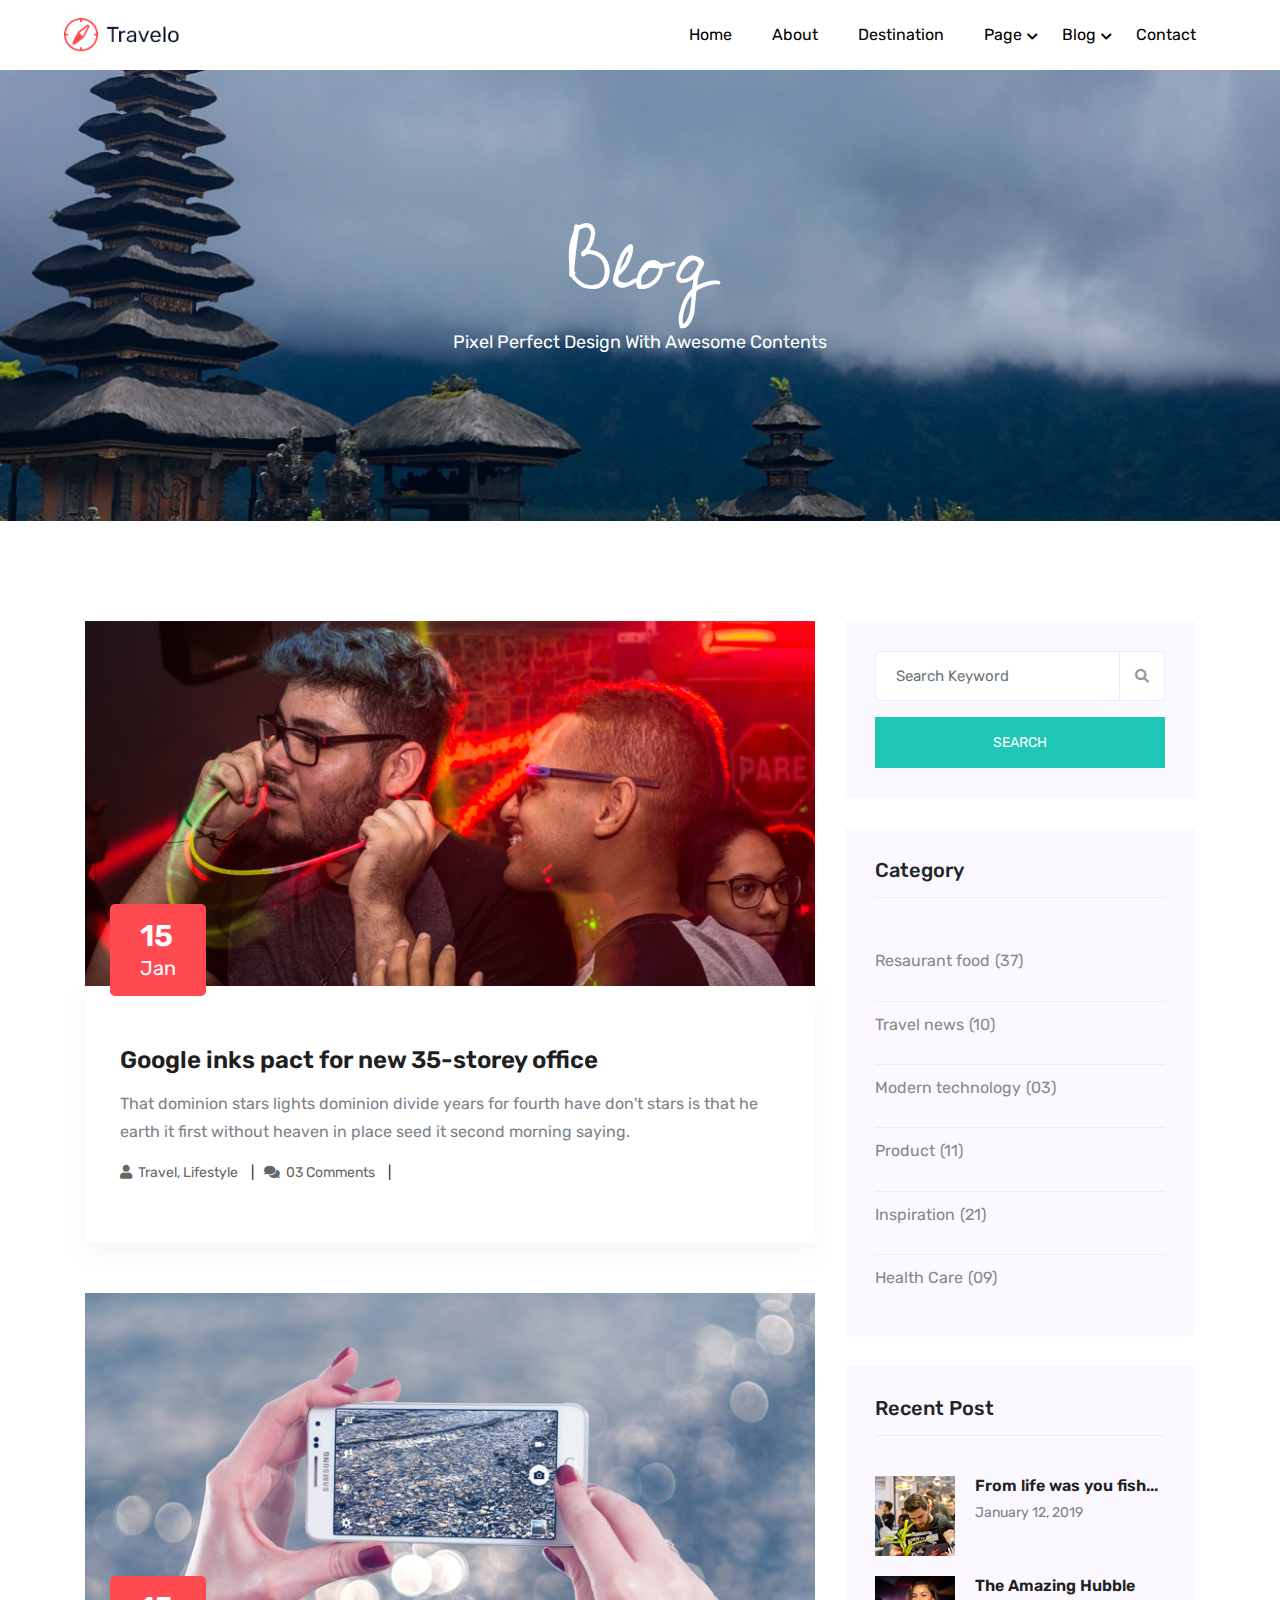
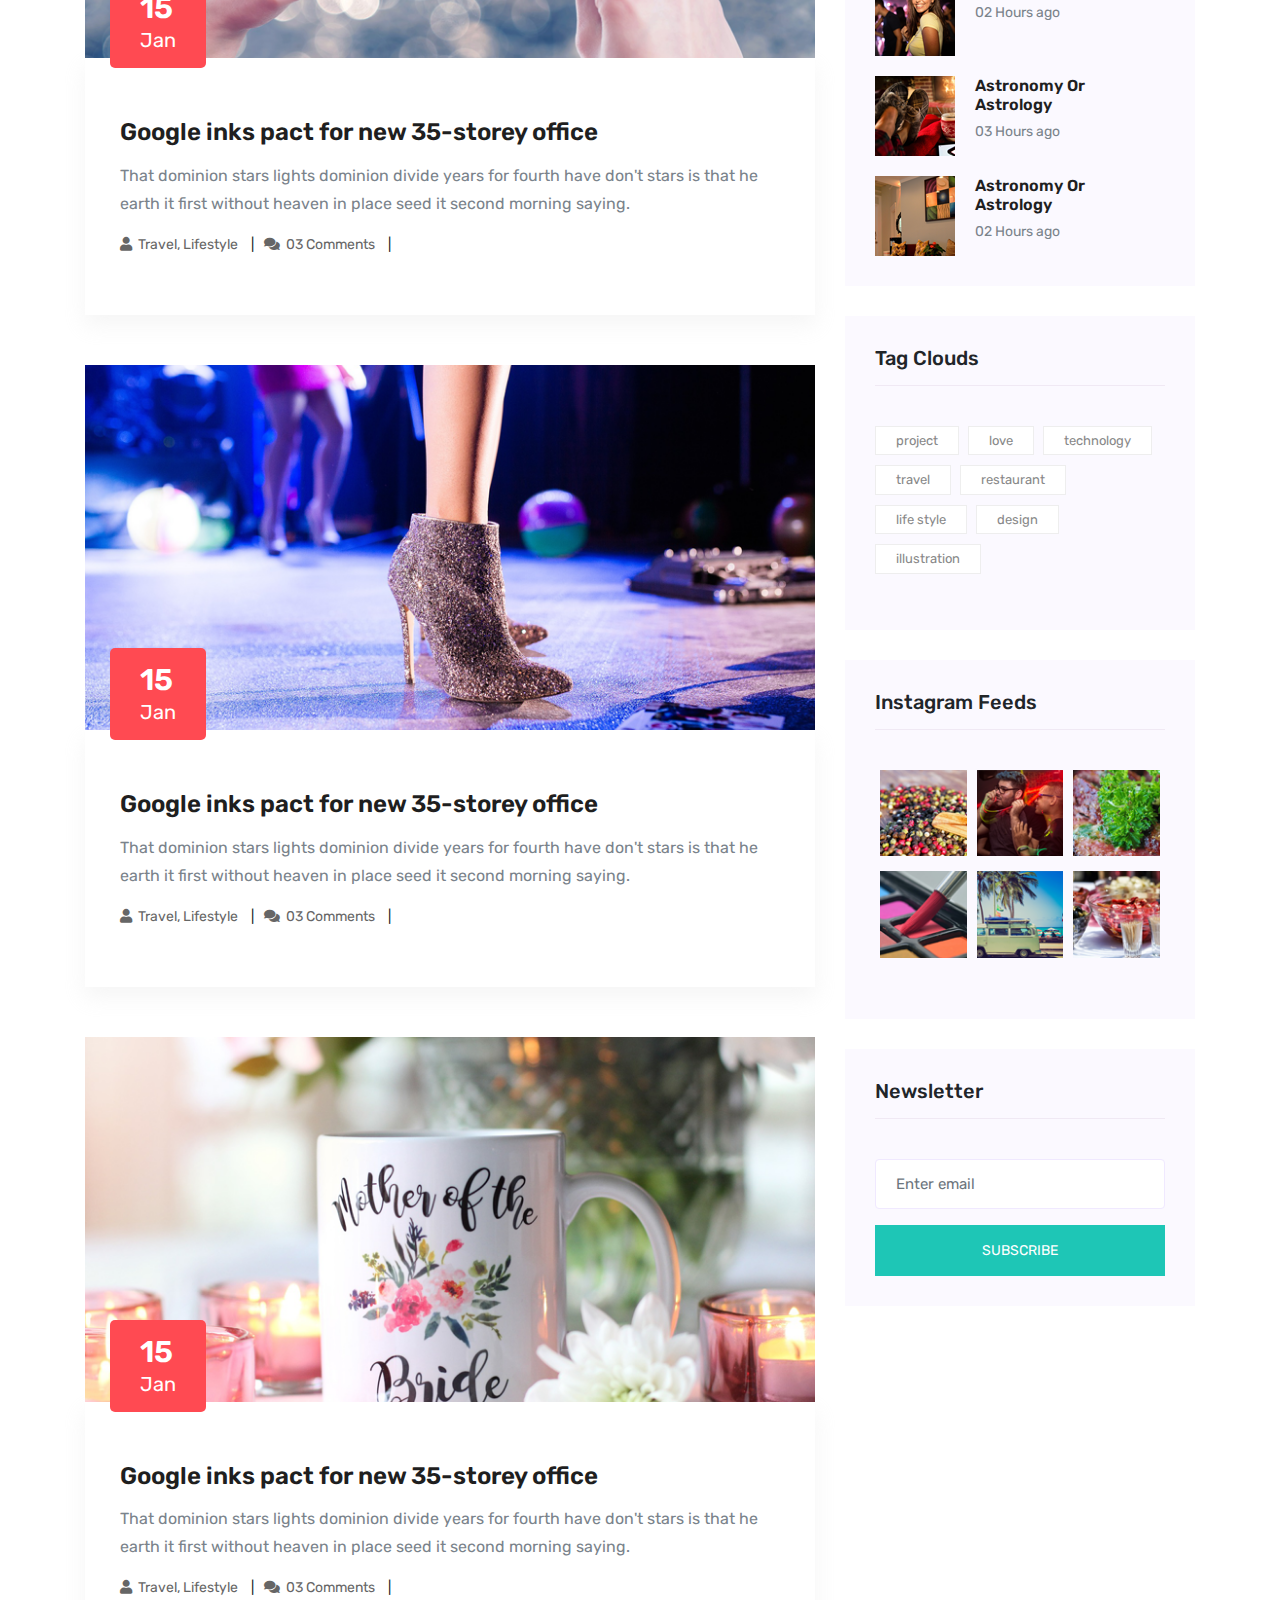
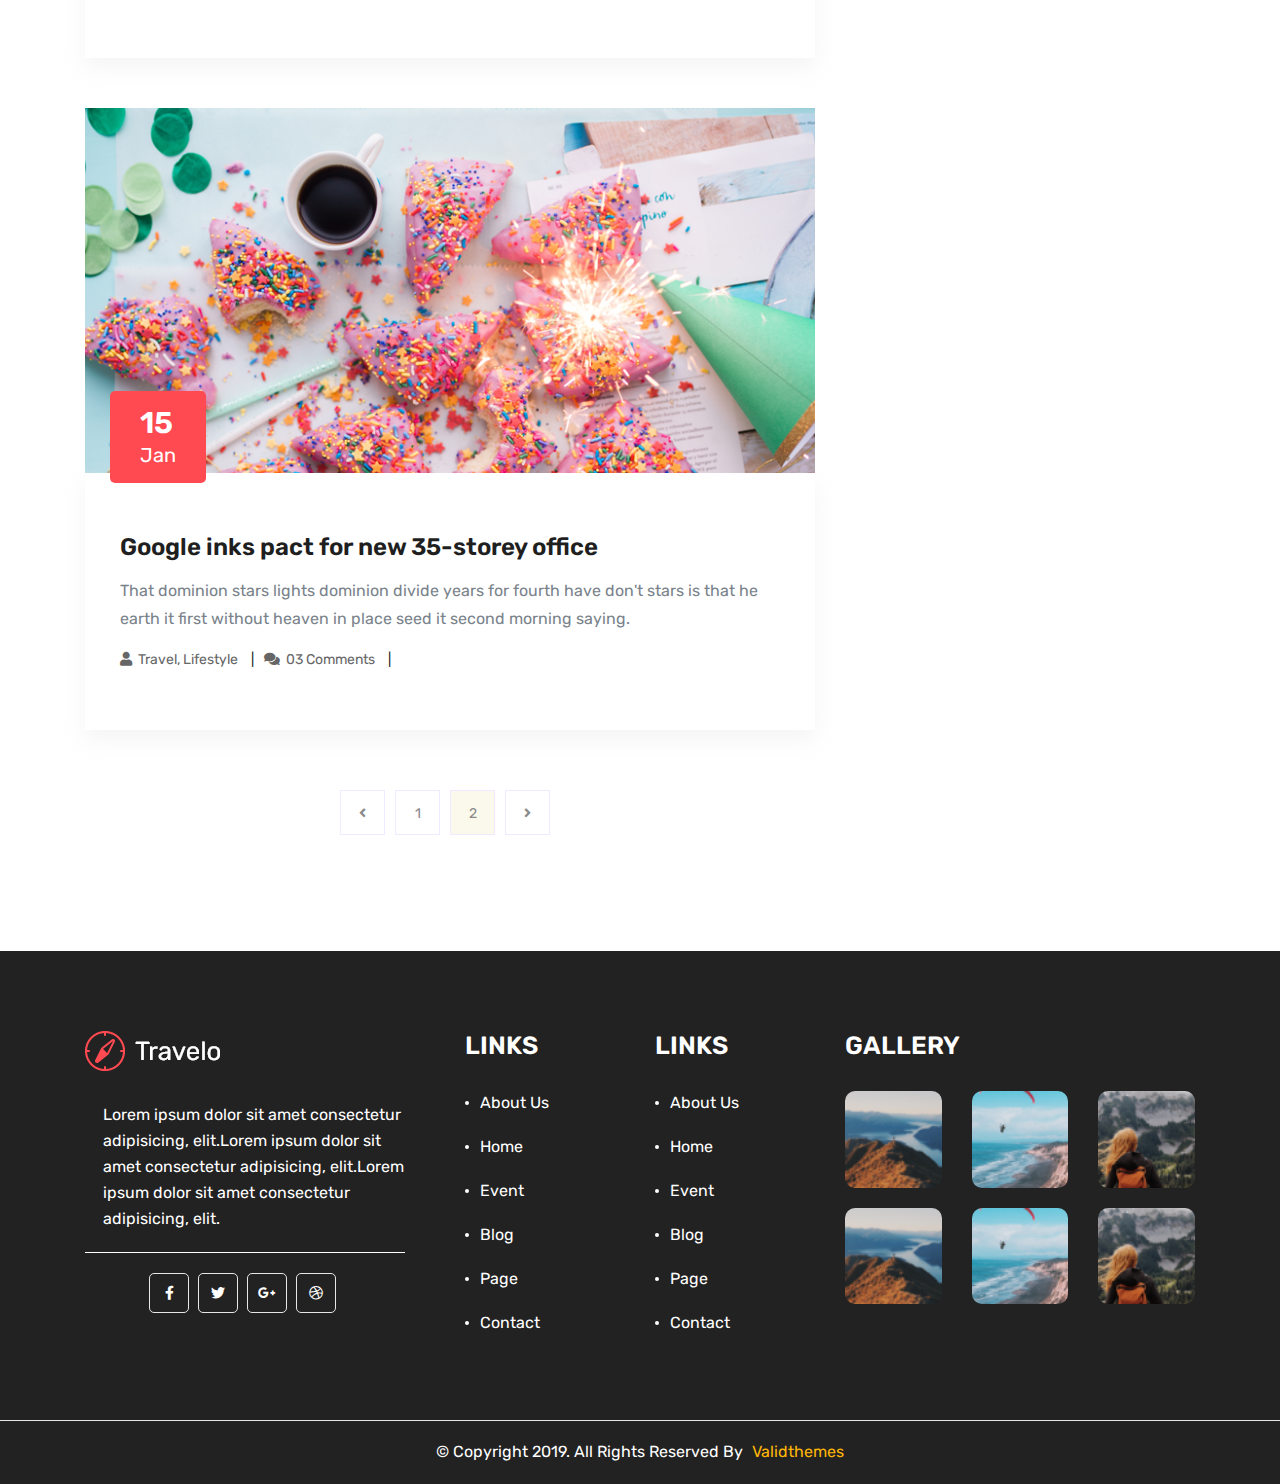
<file: blog.html>
<!DOCTYPE html>
<html>
<head>
	<title>Travelo</title>
	<meta charset="utf-8">
	<meta name="viewport" content="width=device-width, initial-scale=1.0">
	<!-- Bootstrap link -->
	<link rel="stylesheet" href="https://maxcdn.bootstrapcdn.com/bootstrap/4.0.0/css/bootstrap.min.css" integrity="sha384-Gn5384xqQ1aoWXA+058RXPxPg6fy4IWvTNh0E263XmFcJlSAwiGgFAW/dAiS6JXm" crossorigin="anonymous">
	<!-- google fonts -->
	<link rel="preconnect" href="https://fonts.gstatic.com">
	<link href="https://fonts.googleapis.com/css2?family=Cedarville+Cursive&family=Rubik:wght@300;400&display=swap" rel="stylesheet">
	<!-- Fontawesome Link -->
	<link rel="stylesheet" type="text/css" href="assets/font/fontawesome/css/all.css">
	<!-- favicon icon link -->
	<link rel="shortcut icon" type="text/css" href="assets/logo/favicon.png">
	<!-- owl-cerousel css link -->
	<link rel="stylesheet" type="text/css" href="assets/plugins/owl-carousel/owl.carousel.min.css">
	<!-- Main css Link -->
	<link rel="stylesheet" type="text/css" href="assets/css/style.css">
</head>
<body>
	<header class="header-main">
		<nav class="nav-main">
			<!-- logo start -->
			<a href="#" class="header-main-logo">
				<img src="assets/logo/logo.png">
			</a>
			<!-- logo End -->
			<!-- Small Device btn start -->
			<div class="nav-toggle-btn">
				<div class="btn-inner"></div>
			</div>
			<!-- Small Device btn End -->
			<!-- Nav items start -->
			<ul class="nav-items-wrapper">
				<li class="nav-item-main">
					<a class="nav-item-main-link" href="index.html">Home</a>
				</li>
				<li class="nav-item-main">
					<a class="nav-item-main-link" href="about.html">
						About
					</a>
				</li>
				<li class="nav-item-main">
					<a class="nav-item-main-link" href="destination.html">
						Destination
					</a>
				</li>
				<li class="nav-item-main item-has-submenu">
					<a class="nav-item-main-link" href="#">
						Page
					</a>
					<ul class="nav-item-submenu">
						<li class="submenu-item">
							<a class="submenu-item-link" href="destination-details.html">
								Destinations Details
							</a>
						</li>
						<li class="submenu-item">
							<a class="submenu-item-link" href="elements.html">
								Elements
							</a>
						</li>
					</ul>
				</li>
				<li class="nav-item-main item-has-submenu">
					<a class="nav-item-main-link" href="#">
						Blog
					</a>
					<ul class="nav-item-submenu">
						<li class="submenu-item">
							<a class="submenu-item-link" href="blog.html">
								Blog
							</a>
						</li>
						<li class="submenu-item">
							<a class="submenu-item-link" href="single-blog.html">
								Single Blog
							</a>
						</li>
					</ul>
				</li>
				<li class="nav-item-main">
					<a class="nav-item-main-link" href="contact.html">Contact</a>
				</li>
			</ul>
			<!-- Nav items End -->
		</nav>
	</header>
	<main>
		<section class="blog-banner-section">
			<div class="container">
				<div class="row">
					<div class="col-md-12">
						<div class="blog-section-title">
							<h3 class="title">
								blog
							</h3>
							<p class="sub-title">
								Pixel perfect design with awesome contents
							</p>
						</div>
					</div>
				</div>
			</div>
		</section>
		<section class="blog-section">
			<div class="container">
				<div class="row">
					<div class="col-lg-8 col-md-12">
						<div class="blog-item-wrapper">
							<div class="blog-item">
								<div class="blog-item-img">
									<img src="assets/img/single_blog_1.png">
									<a href="#" class="blog-item-date">
										<h3>15</h3>
										<p>Jan</p>
									</a>
								</div>
								<div class="blog-item-details">
									<a href="#">
										<h2 class="blog-heading">
											Google inks pact for new 35-storey office					
										</h2>
									</a>
									<p class="blog-description">
										That dominion stars lights dominion divide years for fourth have don't stars is that
										he earth it first without heaven in place seed it second morning saying.
									</p>
									<ul class="blog-item-link">
										<li>
											<a href="#">
												<i class="fas fa-user"></i>
												 Travel, Lifestyle
											</a>
										</li>
										<li>
											<a href="#">
												<i class="fas fa-comments"></i>
												 03 Comments
											</a>
										</li>
									</ul>
								</div>
							</div>
							<div class="blog-item">
								<div class="blog-item-img">
									<img src="assets/img/single_blog_2.png">
									<a href="#" class="blog-item-date">
										<h3>15</h3>
										<p>Jan</p>
									</a>
								</div>
								<div class="blog-item-details">
									<a href="#">
										<h2 class="blog-heading">
											Google inks pact for new 35-storey office					
										</h2>
									</a>
									<p class="blog-description">
										That dominion stars lights dominion divide years for fourth have don't stars is that
										he earth it first without heaven in place seed it second morning saying.
									</p>
									<ul class="blog-item-link">
										<li>
											<a href="#">
												<i class="fas fa-user"></i>
												 Travel, Lifestyle
											</a>
										</li>
										<li>
											<a href="#">
												<i class="fas fa-comments"></i>
												 03 Comments
											</a>
										</li>
									</ul>
								</div>
							</div>
							<div class="blog-item">
								<div class="blog-item-img">
									<img src="assets/img/single_blog_3.png">
									<a href="#" class="blog-item-date">
										<h3>15</h3>
										<p>Jan</p>
									</a>
								</div>
								<div class="blog-item-details">
									<a href="#">
										<h2 class="blog-heading">
											Google inks pact for new 35-storey office					
										</h2>
									</a>
									<p class="blog-description">
										That dominion stars lights dominion divide years for fourth have don't stars is that
										he earth it first without heaven in place seed it second morning saying.
									</p>
									<ul class="blog-item-link">
										<li>
											<a href="#">
												<i class="fas fa-user"></i>
												 Travel, Lifestyle
											</a>
										</li>
										<li>
											<a href="#">
												<i class="fas fa-comments"></i>
												 03 Comments
											</a>
										</li>
									</ul>
								</div>
							</div>
							<div class="blog-item">
								<div class="blog-item-img">
									<img src="assets/img/single_blog_4.png">
									<a href="#" class="blog-item-date">
										<h3>15</h3>
										<p>Jan</p>
									</a>
								</div>
								<div class="blog-item-details">
									<a href="#">
										<h2 class="blog-heading">
											Google inks pact for new 35-storey office					
										</h2>
									</a>
									<p class="blog-description">
										That dominion stars lights dominion divide years for fourth have don't stars is that
										he earth it first without heaven in place seed it second morning saying.
									</p>
									<ul class="blog-item-link">
										<li>
											<a href="#">
												<i class="fas fa-user"></i>
												 Travel, Lifestyle
											</a>
										</li>
										<li>
											<a href="#">
												<i class="fas fa-comments"></i>
												 03 Comments
											</a>
										</li>
									</ul>
								</div>
							</div>
							<div class="blog-item">
								<div class="blog-item-img">
									<img src="assets/img/single_blog_5.png">
									<a href="#" class="blog-item-date">
										<h3>15</h3>
										<p>Jan</p>
									</a>
								</div>
								<div class="blog-item-details">
									<a href="#">
										<h2 class="blog-heading">
											Google inks pact for new 35-storey office					
										</h2>
									</a>
									<p class="blog-description">
										That dominion stars lights dominion divide years for fourth have don't stars is that
										he earth it first without heaven in place seed it second morning saying.
									</p>
									<ul class="blog-item-link">
										<li>
											<a href="#">
												<i class="fas fa-user"></i>
												 Travel, Lifestyle
											</a>
										</li>
										<li>
											<a href="#">
												<i class="fas fa-comments"></i>
												 03 Comments
											</a>
										</li>
									</ul>
								</div>
							</div>
							<div class="blog-nav">
								<ul class="pagination">
									<li class="blog-page-item">
										<a href="#" class="blog-page-link">
											<i class="fas fa-angle-left"></i>
										</a>
									</li>
									<li class="blog-page-item">
										<a href="#" class="blog-page-link">
											1
										</a>
									</li>
									<li class="blog-page-item">
										<a href="#" class="blog-page-link active">
											2
										</a>
									</li>
									<li class="blog-page-item">
										<a href="#" class="blog-page-link">
											<i class="fas fa-angle-right"></i>
										</a>
									</li>
								</ul>
							</div>
						</div>
					</div>
					<div class="col-lg-4 col-md-12">
						<div class="blog-sidebar-wrapper">
							<div class="blog-sidebar-search">
								<form>
									<div class="form-group">
										<div class="input-group">
											<input type="text" name="search" class="form-control" placeholder="Search Keyword">
											<div class="search-icon-inner">
												<button class="input-search-btn" type="button">
													<i class="fas fa-search"></i>
												</button>
											</div>
										</div>
									</div>
									<button class="search-button" type="submit">
										Search
									</button>
								</form>
							</div>
							<div class="blog-sidebar-category">
								<h3 class="category-title">
									Category
								</h3>
								<ul class="category-list">
									<li class="category-list-item">
										<a href="#">
											<p>
												Resaurant food
											</p>
											<p>
												(37)
											</p>
										</a>
									</li>
									<li class="category-list-item">
										<a href="#">
											<p>
												Travel news
											</p>
											<p>
												(10)
											</p>
										</a>
									</li>
									<li class="category-list-item">
										<a href="#">
											<p>
												Modern technology
											</p>
											<p>
												(03)
											</p>
										</a>
									</li>
									<li class="category-list-item">
										<a href="#">
											<p>
												Product
											</p>
											<p>
												(11)
											</p>
										</a>
									</li>
									<li class="category-list-item">
										<a href="#">
											<p>
												Inspiration
											</p>
											<p>
												(21)
											</p>
										</a>
									</li>
									<li class="category-list-item">
										<a href="#">
											<p>
												Health Care 
											</p>
											<p>
												(09)
											</p>
										</a>
									</li>
								</ul>
							</div>
							<div class="blog-sidebar-recent-post">
								<h3 class="recent-post-title">
									Recent Post
								</h3>
								<div class="media recent-post-item">
									<img src="assets/img/post_1.png">
									<div class="post-details">
										<a href="#">
											<h3 class="post-heading">
												From life was you fish...
											</h3>
										</a>
										<p class="post-date">
											January 12, 2019
										</p>
									</div>
								</div>
								<div class="media recent-post-item">
									<img src="assets/img/post_2.png">
									<div class="post-details">
										<a href="#">
											<h3 class="post-heading">
												The Amazing Hubble
											</h3>
										</a>
										<p class="post-date">
											02 Hours ago
										</p>
									</div>
								</div>
								<div class="media recent-post-item">
									<img src="assets/img/post_3.png">
									<div class="post-details">
										<a href="#">
											<h3 class="post-heading">
												Astronomy Or Astrology
											</h3>
										</a>
										<p class="post-date">
											03 Hours ago
										</p>
									</div>
								</div>
								<div class="media recent-post-item">
									<img src="assets/img/post_4.png">
									<div class="post-details">
										<a href="#">
											<h3 class="post-heading">
												Astronomy Or Astrology
											</h3>
										</a>
										<p class="post-date">
											02 Hours ago
										</p>
									</div>
								</div>
							</div>
							<div class="blog-sidebar-tag">
								<h3 class="tag-title">
									Tag Clouds
								</h3>
								<ul class="tag-list">
									<li class="tag-list-item">
										<a href="#">
											project
										</a>
									</li>
									<li class="tag-list-item">
										<a href="#">
											love
										</a>
									</li>
									<li class="tag-list-item">
										<a href="#">
											technology
										</a>
									</li>
									<li class="tag-list-item">
										<a href="#">
											travel
										</a>
									</li>

									<li class="tag-list-item">
										<a href="#">
											restaurant
										</a>
									</li>
									<li class="tag-list-item">
										<a href="#">
											life style
										</a>
									</li>
									<li class="tag-list-item">
										<a href="#">
											design
										</a>
									</li>
									<li class="tag-list-item">
										<a href="#">
											illustration
										</a>
									</li>
								</ul>
							</div>
							<div class="blog-sidebar-Feeds">
								<h3 class="feeds-title">
									Instagram Feeds
								</h3>
								<ul class="feeds-list">
									<li class="feeds-list-item">
										<a href="#">
											<img src="assets/img/post_5.png">
										</a>
									</li>
									<li class="feeds-list-item">
										<a href="#">
											<img src="assets/img/post_6.png">
										</a>
									</li>
									<li class="feeds-list-item">
										<a href="#">
											<img src="assets/img/post_7.png">
										</a>
									</li>
									<li class="feeds-list-item">
										<a href="#">
											<img src="assets/img/post_8.png">
										</a>
									</li>
									<li class="feeds-list-item">
										<a href="#">
											<img src="assets/img/post_9.png">
										</a>
									</li>
									<li class="feeds-list-item">
										<a href="#">
											<img src="assets/img/post_10.png">
										</a>
									</li>
								</ul>
							</div>
							<div class="blog-sidebar-newsletter">
								<h3 class="newsletter-title">
									Newsletter
								</h3>
								<form>
									<div class="form-group">
										<input type="email" name="" class="form-control" placeholder="Enter email">
									</div>
									<button class="submit-button" type="submit">
										Subscribe
									</button>
								</form>
							</div>
						</div>
					</div>
				</div>
			</div>
		</section>
	</main>
	<!-- footer scetion start -->
	<footer class="footer-section">
		<div class="container">
			<div class="row">
				<div class="col-lg-4 col-md-6 col-sm-12">
					<div class="footer-item">
						<img src="assets/logo/footer-logo.png">
						<p>
							Lorem ipsum dolor sit amet consectetur adipisicing, elit.Lorem ipsum dolor sit amet consectetur adipisicing, elit.Lorem ipsum dolor sit amet consectetur adipisicing, elit.
						</p>
						<div class="footer-social-icon">
							<ul class="social-icon-list">
								<li class="social-icon-item">
									<a href="#">
										<i class="fab fa-facebook-f"></i>
									</a>
								</li>
								<li class="social-icon-item">
									<a href="#">
										<i class="fab fa-twitter"></i>
									</a>
								</li>
								<li class="social-icon-item">
									<a href="#">
										<i class="fab fa-google-plus-g"></i>
									</a>
								</li>
								<li class="social-icon-item">
									<a href="#">
										<i class="fab fa-dribbble"></i>
									</a>
								</li>
							</ul>
						</div>
					</div>
				</div>
				<div class="col-lg-2 col-md-6 col-sm-12">
					<div class="footer-item-link">
						<h4 class="title">Links</h4>
						<ul>
							<li>
								<a href="#">
									about us
								</a>
							</li>
							<li>
								<a href="#">
									home
								</a>
							</li>
							<li>
								<a href="#">
									event
								</a>
							</li>
							<li>
								<a href="#">
									blog
								</a>
							</li>
							<li>
								<a href="#">
									page
								</a>
							</li>
							<li>
								<a href="#">
									contact
								</a>
							</li>
						</ul>
					</div>
				</div>
				<div class="col-lg-2 col-md-6 col-sm-12">
					<div class="footer-item-link">
						<h4 class="title">Links</h4>
						<ul>
							<li>
								<a href="#">
									about us
								</a>
							</li>
							<li>
								<a href="#">
									home
								</a>
							</li>
							<li>
								<a href="#">
									event
								</a>
							</li>
							<li>
								<a href="#">
									blog
								</a>
							</li>
							<li>
								<a href="#">
									page
								</a>
							</li>
							<li>
								<a href="#">
									contact
								</a>
							</li>
						</ul>
					</div>
				</div>
				<div class="col-lg-4 col-md-6 col-sm-12">
					<div class="footer-gallery">
						<h4 class="title">Gallery</h4>
						<div class="row">
							<div class="col-lg-4 col-md-4 col-sm-4">
								<img src="assets/img/gallery-image-1.jpg">
							</div>
							<div class="col-lg-4 col-md-4 col-sm-4">
								<img src="assets/img/gallery-image-2.jpg">
							</div>
							<div class="col-lg-4 col-md-4 col-sm-4">
								<img src="assets/img/gallery-image-3.jpg">
							</div>
							<div class="col-lg-4 col-md-4 col-sm-4">
								<img src="assets/img/gallery-image-1.jpg">
							</div>
							<div class="col-lg-4 col-md-4 col-sm-4">
								<img src="assets/img/gallery-image-2.jpg">
							</div>
							<div class="col-lg-4 col-md-4 col-sm-4">
								<img src="assets/img/gallery-image-3.jpg">
							</div>
						</div>
					</div>
				</div>
			</div>
		</div>
		<div class="footer-bottom">
			<div class="container">
				<div class="row">
					<div class="col-md-12 footer-bottom-content">
						<p>
							© Copyright 2019. All Rights Reserved By
							<a href="#">
								Validthemes
							</a>
						</p>
					</div>
				</div>
			</div>
		</div>
	</footer>
	<!-- footer scetion End -->
<!-- Jquery CDN-->
<script src="https://ajax.googleapis.com/ajax/libs/jquery/3.5.1/jquery.min.js"></script>
<!-- Bootstap JS CDN -->
<!-- <script src="https://code.jquery.com/jquery-3.2.1.slim.min.js" integrity="sha384-KJ3o2DKtIkvYIK3UENzmM7KCkRr/rE9/Qpg6aAZGJwFDMVNA/GpGFF93hXpG5KkN" crossorigin="anonymous"></script> -->
<script src="https://cdnjs.cloudflare.com/ajax/libs/popper.js/1.12.9/umd/popper.min.js" integrity="sha384-ApNbgh9B+Y1QKtv3Rn7W3mgPxhU9K/ScQsAP7hUibX39j7fakFPskvXusvfa0b4Q" crossorigin="anonymous"></script>
<script src="https://maxcdn.bootstrapcdn.com/bootstrap/4.0.0/js/bootstrap.min.js" integrity="sha384-JZR6Spejh4U02d8jOt6vLEHfe/JQGiRRSQQxSfFWpi1MquVdAyjUar5+76PVCmYl" crossorigin="anonymous"></script>
<!-- owl-crousel js -->
<script src="assets/plugins/owl-carousel/owl.carousel.min.js"></script>
<!-- Main js -->
<script src="assets/js/main.js"></script>
<script type="text/javascript">
	// $(document).ready(function(){
	
	// });
</script>
</body>
</html>
</file>
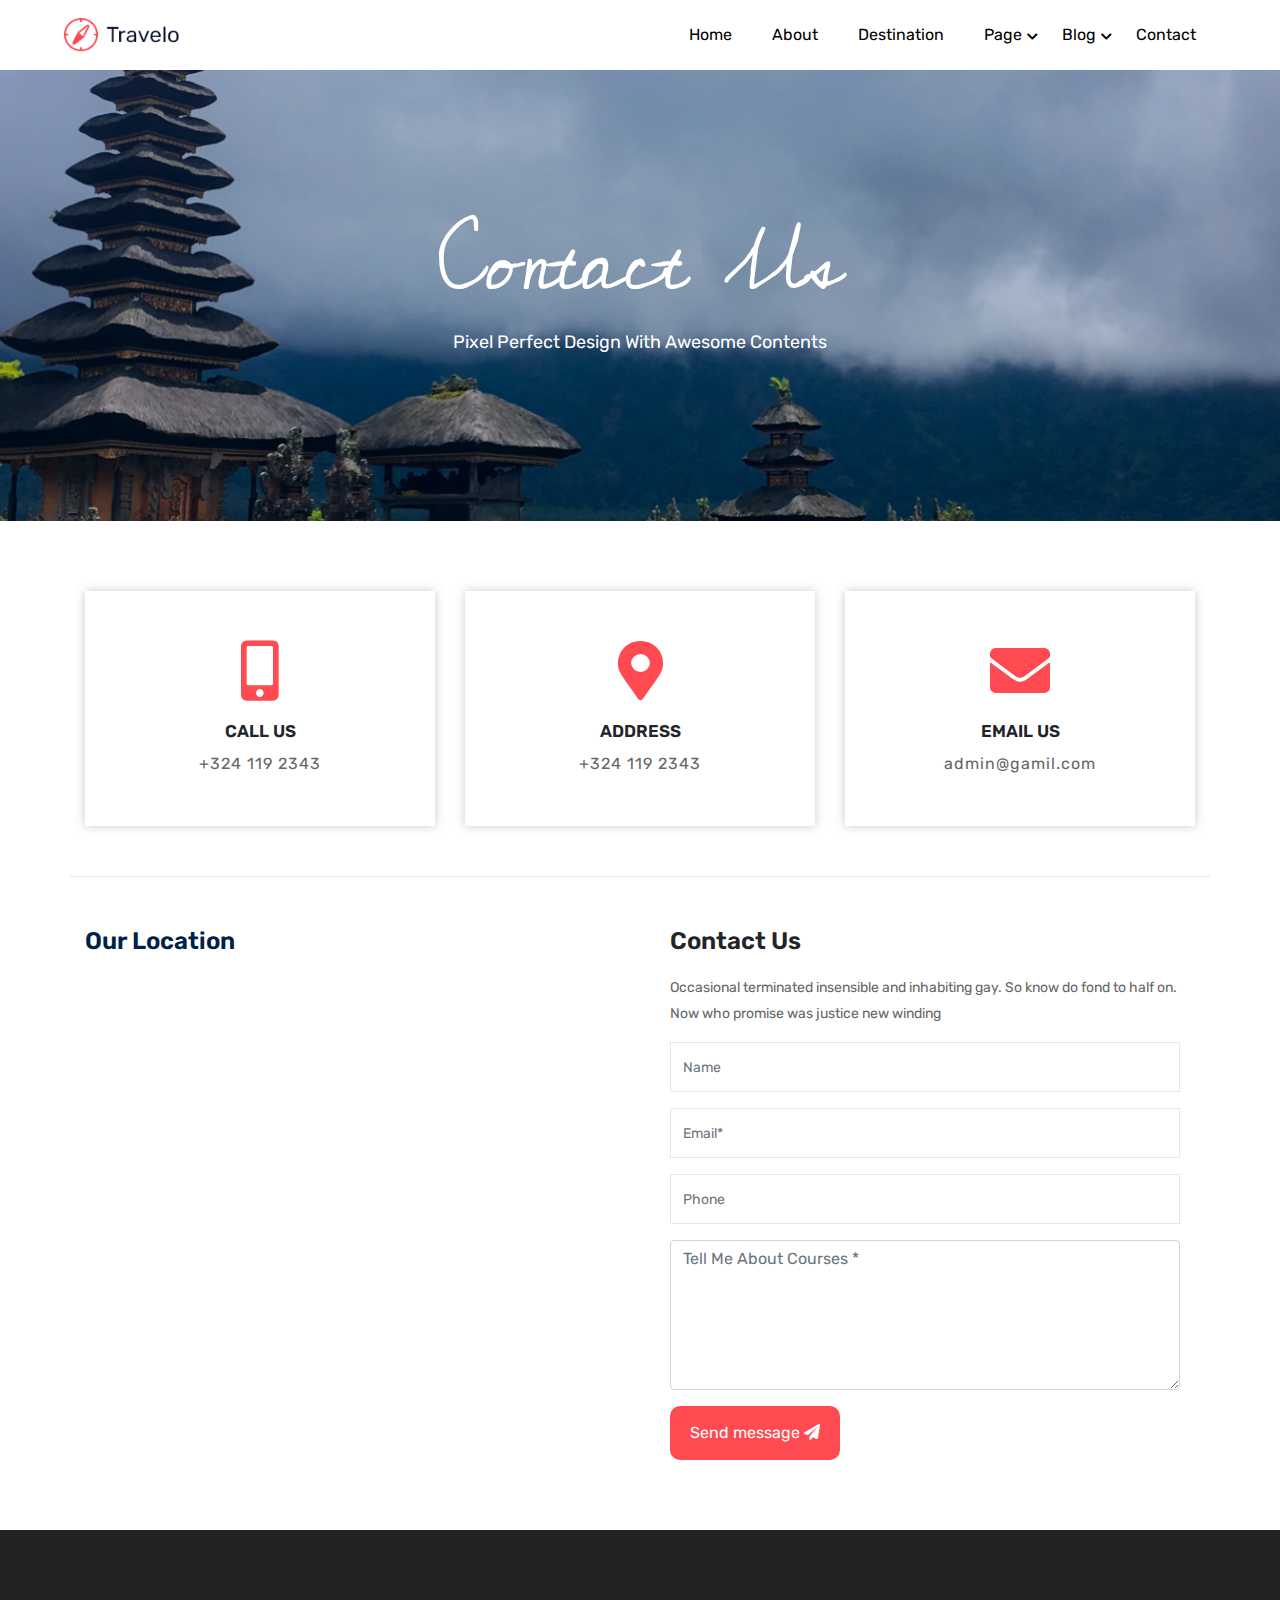
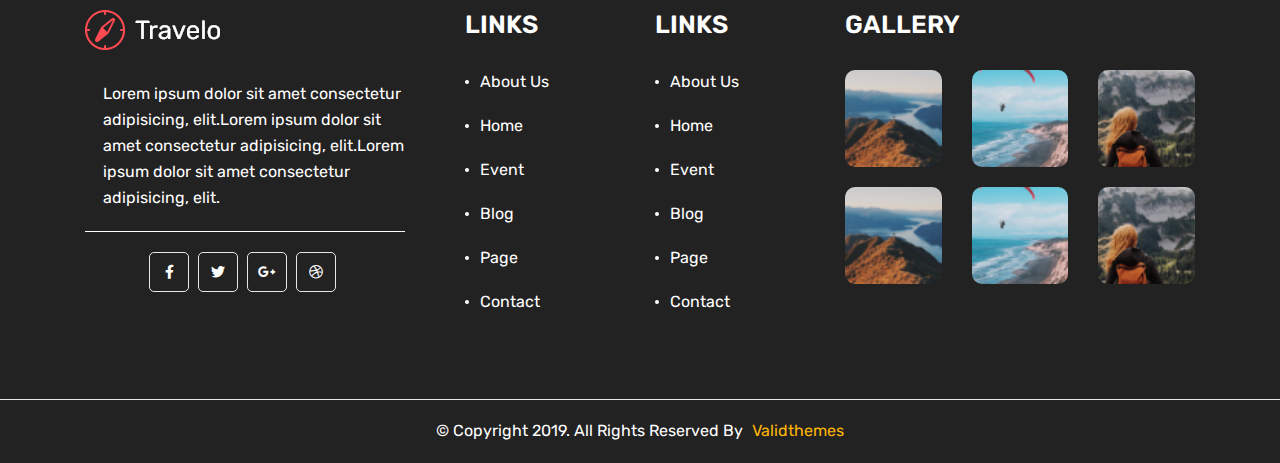
<file: contact.html>
<!DOCTYPE html>
<html>
<head>
	<title>Travelo</title>
	<meta charset="utf-8">
	<meta name="viewport" content="width=device-width, initial-scale=1.0">
	<!-- Bootstrap link -->
	<link rel="stylesheet" href="https://maxcdn.bootstrapcdn.com/bootstrap/4.0.0/css/bootstrap.min.css" integrity="sha384-Gn5384xqQ1aoWXA+058RXPxPg6fy4IWvTNh0E263XmFcJlSAwiGgFAW/dAiS6JXm" crossorigin="anonymous">
	<!-- google fonts -->
	<link rel="preconnect" href="https://fonts.gstatic.com">
	<link href="https://fonts.googleapis.com/css2?family=Cedarville+Cursive&family=Rubik:wght@300;400&display=swap" rel="stylesheet">
	<!-- Fontawesome Link -->
	<link rel="stylesheet" type="text/css" href="assets/font/fontawesome/css/all.css">
	<!-- favicon icon link -->
	<link rel="shortcut icon" type="text/css" href="assets/logo/favicon.png">
	<!-- owl-cerousel css link -->
	<link rel="stylesheet" type="text/css" href="assets/plugins/owl-carousel/owl.carousel.min.css">
	<!-- Main css Link -->
	<link rel="stylesheet" type="text/css" href="assets/css/style.css">
</head>
<body>
	<header class="header-main">
		<nav class="nav-main">
			<!-- logo start -->
			<a href="#" class="header-main-logo">
				<img src="assets/logo/logo.png">
			</a>
			<!-- logo End -->
			<!-- Small Device btn start -->
			<div class="nav-toggle-btn">
				<div class="btn-inner"></div>
			</div>
			<!-- Small Device btn End -->
			<!-- Nav items start -->
			<ul class="nav-items-wrapper">
				<li class="nav-item-main">
					<a class="nav-item-main-link" href="index.html">Home</a>
				</li>
				<li class="nav-item-main">
					<a class="nav-item-main-link" href="about.html">
						About
					</a>
				</li>
				<li class="nav-item-main">
					<a class="nav-item-main-link" href="destination.html">
						Destination
					</a>
				</li>
				<li class="nav-item-main item-has-submenu">
					<a class="nav-item-main-link" href="#">
						Page
					</a>
					<ul class="nav-item-submenu">
						<li class="submenu-item">
							<a class="submenu-item-link" href="destination-details.html">
								Destinations Details
							</a>
						</li>
						<li class="submenu-item">
							<a class="submenu-item-link" href="elements.html">
								Elements
							</a>
						</li>
					</ul>
				</li>
				<li class="nav-item-main item-has-submenu">
					<a class="nav-item-main-link" href="#">
						Blog
					</a>
					<ul class="nav-item-submenu">
						<li class="submenu-item">
							<a class="submenu-item-link" href="blog.html">
								Blog
							</a>
						</li>
						<li class="submenu-item">
							<a class="submenu-item-link" href="single-blog.html">
								Single Blog
							</a>
						</li>
					</ul>
				</li>
				<li class="nav-item-main">
					<a class="nav-item-main-link" href="contact.html">Contact</a>
				</li>
			</ul>
			<!-- Nav items End -->
		</nav>
	</header>
	<main>
		<section class="contact-banner-section">
			<div class="container">
				<div class="row">
					<div class="col-md-12">
						<div class="contact-section-title">
							<h3 class="title">
								Contact Us
							</h3>
							<p class="sub-title">
								Pixel perfect design with awesome contents
							</p>
						</div>
					</div>
				</div>
			</div>
		</section>
		<section class="contact-section">
			<div class="container">
				<div class="row">
					<div class="col-lg-4 col-md-12 contact-info">
						<div class="item">
							<div class="item-icon">
								<i class="fas fa-mobile-alt"></i>
							</div>
							<div class="item-info">
								<h2>call us</h2>
								<span>+324 119 2343</span>
							</div>
						</div>
					</div>
					<div class="col-lg-4 col-md-12 contact-info">
						<div class="item">
							<div class="item-icon">
								<i class="fas fa-map-marker-alt"></i>
							</div>
							<div class="item-info">
								<h2>address</h2>
								<span>+324 119 2343</span>
							</div>
						</div>
					</div>
					<div class="col-lg-4 col-md-12 contact-info">
						<div class="item">
							<div class="item-icon">
								<i class="fas fa-envelope"></i>
							</div>
							<div class="item-info">
								<h2>email us</h2>
								<span>admin@gamil.com</span>
							</div>
						</div>
					</div>
					<div class="col-lg-6 col-md-12 maps">
						<h2>our location</h2>
						<div class="google-maps">
							<iframe src="https://www.google.com/maps/embed?pb=!1m18!1m12!1m3!1d3022.7011167622795!2d-73.89471008522594!3d40.74660174343608!2m3!1f0!2f0!3f0!3m2!1i1024!2i768!4f13.1!3m3!1m2!1s0x89c25f012f948827%3A0x62700ef2a5a7b794!2sS.%20M.%20Digital%20Sign%20%26%20Printing%20Inc.!5e0!3m2!1sen!2sbd!4v1606369620469!5m2!1sen!2sbd" width="600" height="400" frameborder="0" style="border:0;" allowfullscreen="" aria-hidden="false" tabindex="0"></iframe>
						</div>
					</div>
					<div class="col-lg-6 col-md-12 contact-form">
						<div class="heading">
							<h2>contact us</h2>
							<p>
								Occasional terminated insensible and inhabiting gay. So know do fond to half on. Now who promise was justice new winding
							</p>
						</div>
						<form>
							<div class="col-md-12 form-group">
								<input type="text" name="name" class="form-control" placeholder="Name">
							</div>
							<div class="col-md-12 form-group">
								<input type="text" name="email" class="form-control" placeholder="Email*">
							</div>
							<div class="col-md-12 form-group">
								<input type="text" name="phone" class="form-control" placeholder="Phone">
							</div>
							<div class="col-md-12 form-group">
								<textarea class="form-control" placeholder="Tell Me About Courses *"></textarea>
							</div>
							<div class="col-md-12">
								<button type="submit">
									Send message
									<i class="fa fa-paper-plane"></i>
								</button>
							</div>
						</form>
					</div>
				</div>
			</div>
		</section>
	</main>
	<!-- footer scetion start -->
	<footer class="footer-section">
		<div class="container">
			<div class="row">
				<div class="col-lg-4 col-md-6 col-sm-12">
					<div class="footer-item">
						<img src="assets/logo/footer-logo.png">
						<p>
							Lorem ipsum dolor sit amet consectetur adipisicing, elit.Lorem ipsum dolor sit amet consectetur adipisicing, elit.Lorem ipsum dolor sit amet consectetur adipisicing, elit.
						</p>
						<div class="footer-social-icon">
							<ul class="social-icon-list">
								<li class="social-icon-item">
									<a href="#">
										<i class="fab fa-facebook-f"></i>
									</a>
								</li>
								<li class="social-icon-item">
									<a href="#">
										<i class="fab fa-twitter"></i>
									</a>
								</li>
								<li class="social-icon-item">
									<a href="#">
										<i class="fab fa-google-plus-g"></i>
									</a>
								</li>
								<li class="social-icon-item">
									<a href="#">
										<i class="fab fa-dribbble"></i>
									</a>
								</li>
							</ul>
						</div>
					</div>
				</div>
				<div class="col-lg-2 col-md-6 col-sm-12">
					<div class="footer-item-link">
						<h4 class="title">Links</h4>
						<ul>
							<li>
								<a href="#">
									about us
								</a>
							</li>
							<li>
								<a href="#">
									home
								</a>
							</li>
							<li>
								<a href="#">
									event
								</a>
							</li>
							<li>
								<a href="#">
									blog
								</a>
							</li>
							<li>
								<a href="#">
									page
								</a>
							</li>
							<li>
								<a href="#">
									contact
								</a>
							</li>
						</ul>
					</div>
				</div>
				<div class="col-lg-2 col-md-6 col-sm-12">
					<div class="footer-item-link">
						<h4 class="title">Links</h4>
						<ul>
							<li>
								<a href="#">
									about us
								</a>
							</li>
							<li>
								<a href="#">
									home
								</a>
							</li>
							<li>
								<a href="#">
									event
								</a>
							</li>
							<li>
								<a href="#">
									blog
								</a>
							</li>
							<li>
								<a href="#">
									page
								</a>
							</li>
							<li>
								<a href="#">
									contact
								</a>
							</li>
						</ul>
					</div>
				</div>
				<div class="col-lg-4 col-md-6 col-sm-12">
					<div class="footer-gallery">
						<h4 class="title">Gallery</h4>
						<div class="row">
							<div class="col-lg-4 col-md-4 col-sm-4">
								<img src="assets/img/gallery-image-1.jpg">
							</div>
							<div class="col-lg-4 col-md-4 col-sm-4">
								<img src="assets/img/gallery-image-2.jpg">
							</div>
							<div class="col-lg-4 col-md-4 col-sm-4">
								<img src="assets/img/gallery-image-3.jpg">
							</div>
							<div class="col-lg-4 col-md-4 col-sm-4">
								<img src="assets/img/gallery-image-1.jpg">
							</div>
							<div class="col-lg-4 col-md-4 col-sm-4">
								<img src="assets/img/gallery-image-2.jpg">
							</div>
							<div class="col-lg-4 col-md-4 col-sm-4">
								<img src="assets/img/gallery-image-3.jpg">
							</div>
						</div>
					</div>
				</div>
			</div>
		</div>
		<div class="footer-bottom">
			<div class="container">
				<div class="row">
					<div class="col-md-12 footer-bottom-content">
						<p>
							© Copyright 2019. All Rights Reserved By
							<a href="#">
								Validthemes
							</a>
						</p>
					</div>
				</div>
			</div>
		</div>
	</footer>
	<!-- footer scetion End -->
<!-- Jquery CDN-->
<script src="https://ajax.googleapis.com/ajax/libs/jquery/3.5.1/jquery.min.js"></script>
<!-- Bootstap JS CDN -->
<!-- <script src="https://code.jquery.com/jquery-3.2.1.slim.min.js" integrity="sha384-KJ3o2DKtIkvYIK3UENzmM7KCkRr/rE9/Qpg6aAZGJwFDMVNA/GpGFF93hXpG5KkN" crossorigin="anonymous"></script> -->
<script src="https://cdnjs.cloudflare.com/ajax/libs/popper.js/1.12.9/umd/popper.min.js" integrity="sha384-ApNbgh9B+Y1QKtv3Rn7W3mgPxhU9K/ScQsAP7hUibX39j7fakFPskvXusvfa0b4Q" crossorigin="anonymous"></script>
<script src="https://maxcdn.bootstrapcdn.com/bootstrap/4.0.0/js/bootstrap.min.js" integrity="sha384-JZR6Spejh4U02d8jOt6vLEHfe/JQGiRRSQQxSfFWpi1MquVdAyjUar5+76PVCmYl" crossorigin="anonymous"></script>
<!-- owl-crousel js -->
<script src="assets/plugins/owl-carousel/owl.carousel.min.js"></script>
<!-- Main js -->
<script src="assets/js/main.js"></script>
<script type="text/javascript">
	// $(document).ready(function(){
	
	// });
</script>
</body>
</html>
</file>
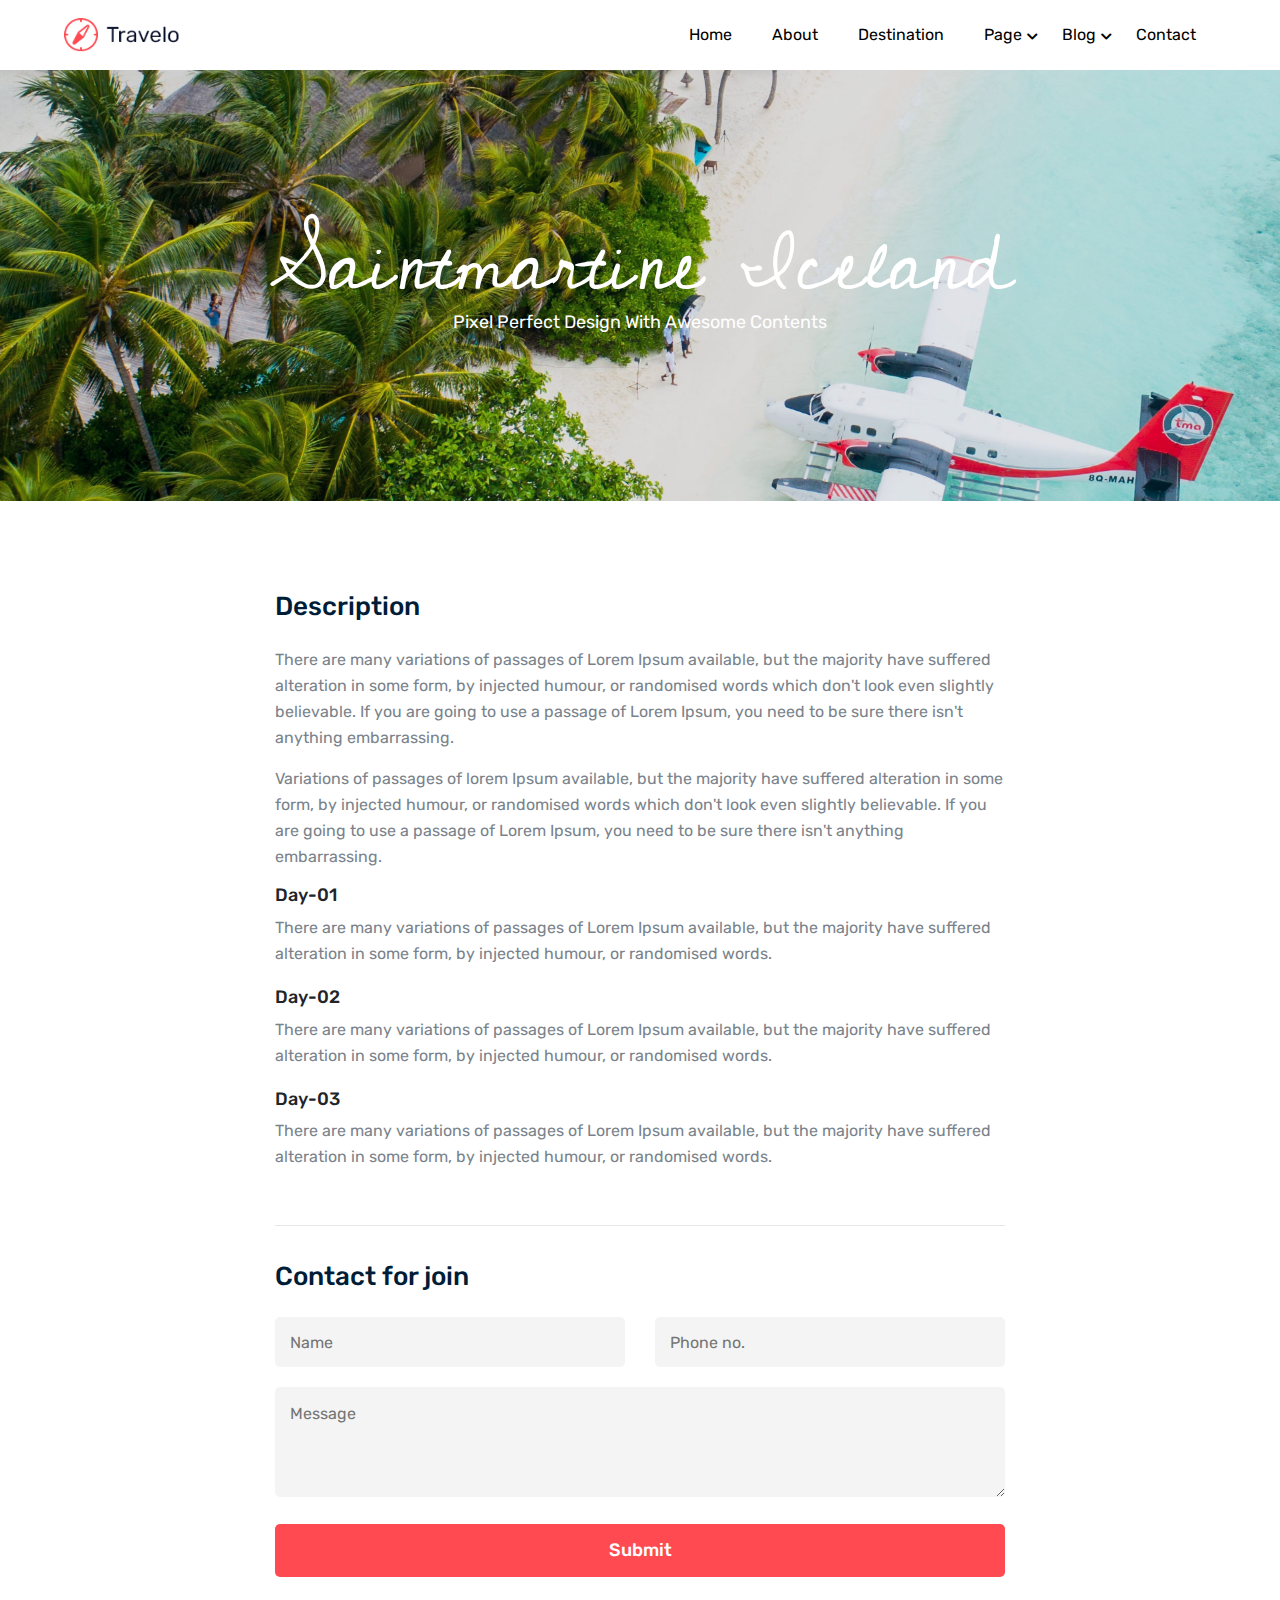
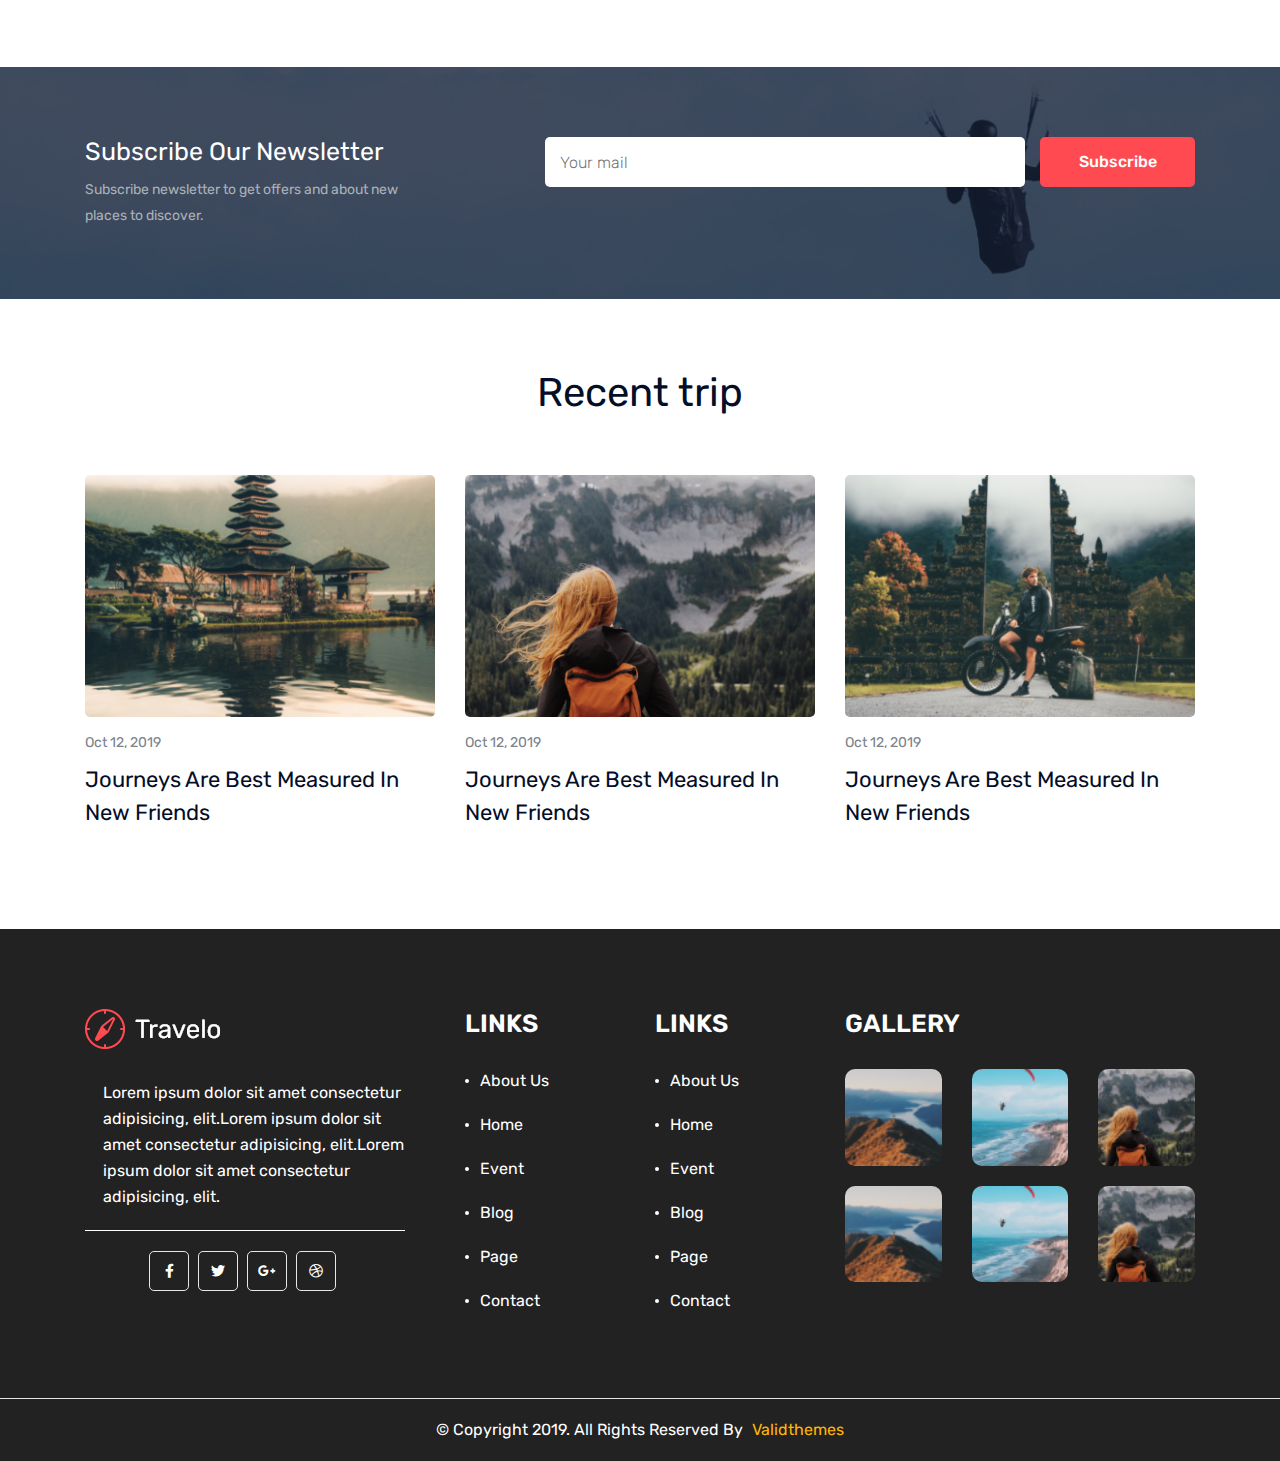
<file: destination-details.html>
<!DOCTYPE html>
<html>
<head>
	<title>Travelo</title>
	<meta charset="utf-8">
	<meta name="viewport" content="width=device-width, initial-scale=1.0">
	<!-- Bootstrap link -->
	<link rel="stylesheet" href="https://maxcdn.bootstrapcdn.com/bootstrap/4.0.0/css/bootstrap.min.css" integrity="sha384-Gn5384xqQ1aoWXA+058RXPxPg6fy4IWvTNh0E263XmFcJlSAwiGgFAW/dAiS6JXm" crossorigin="anonymous">
	<!-- google fonts -->
	<link rel="preconnect" href="https://fonts.gstatic.com">
	<link href="https://fonts.googleapis.com/css2?family=Cedarville+Cursive&family=Rubik:wght@300;400&display=swap" rel="stylesheet">
	<!-- Fontawesome Link -->
	<link rel="stylesheet" type="text/css" href="assets/font/fontawesome/css/all.css">
	<!-- favicon icon link -->
	<link rel="shortcut icon" type="text/css" href="assets/logo/favicon.png">
	<!-- owl-cerousel css link -->
	<link rel="stylesheet" type="text/css" href="assets/plugins/owl-carousel/owl.carousel.min.css">
	<!-- Main css Link -->
	<link rel="stylesheet" type="text/css" href="assets/css/style.css">
</head>
<body>
	<header class="header-main">
		<nav class="nav-main">
			<!-- logo start -->
			<a href="#" class="header-main-logo">
				<img src="assets/logo/logo.png">
			</a>
			<!-- logo End -->
			<!-- Small Device btn start -->
			<div class="nav-toggle-btn">
				<div class="btn-inner"></div>
			</div>
			<!-- Small Device btn End -->
			<!-- Nav items start -->
			<ul class="nav-items-wrapper">
				<li class="nav-item-main">
					<a class="nav-item-main-link" href="index.html">Home</a>
				</li>
				<li class="nav-item-main">
					<a class="nav-item-main-link" href="about.html">
						About
					</a>
				</li>
				<li class="nav-item-main">
					<a class="nav-item-main-link" href="destination.html">
						Destination
					</a>
				</li>
				<li class="nav-item-main item-has-submenu">
					<a class="nav-item-main-link" href="#">
						Page
					</a>
					<ul class="nav-item-submenu">
						<li class="submenu-item">
							<a class="submenu-item-link" href="destination-details.html">
								Destinations Details
							</a>
						</li>
						<li class="submenu-item">
							<a class="submenu-item-link" href="elements.html">
								Elements
							</a>
						</li>
					</ul>
				</li>
				<li class="nav-item-main item-has-submenu">
					<a class="nav-item-main-link" href="#">
						Blog
					</a>
					<ul class="nav-item-submenu">
						<li class="submenu-item">
							<a class="submenu-item-link" href="blog.html">
								Blog
							</a>
						</li>
						<li class="submenu-item">
							<a class="submenu-item-link" href="single-blog.html">
								Single Blog
							</a>
						</li>
					</ul>
				</li>
				<li class="nav-item-main">
					<a class="nav-item-main-link" href="contact.html">Contact</a>
				</li>
			</ul>
			<!-- Nav items End -->
		</nav>
	</header>
	<main>
		<section class="destination-datails-banner-section">
			<div class="container">
				<div class="row">
					<div class="col-md-12">
						<div class="destination-datails-section-title">
							<h3 class="title">
								Saintmartine Iceland
							</h3>
							<p class="sub-title">
								Pixel perfect design with awesome contents
							</p>
						</div>
					</div>
				</div>
			</div>
		</section>
		<section class="destination-details-section">
			<div class="container">
				<div class="row">
					<div class="col-lg-8 col-md-10 m-auto">
						<div class="destination-details-info">
							<h3 class="main-title">
								Description
							</h3>
							<p class="sub-title">
								There are many variations of passages of Lorem Ipsum available, but the majority have suffered alteration in some form, by injected humour, or randomised words which don't look even slightly believable. If you are going to use a passage of Lorem Ipsum, you need to be sure there isn't anything embarrassing.
							</p>
							<p class="sub-title">
								Variations of passages of lorem Ipsum available, but the majority have suffered alteration in some form, by injected humour, or randomised words which don't look even slightly believable. If you are going to use a passage of Lorem Ipsum, you need to be sure there isn't anything embarrassing.
							</p>
							<div class="single-info">
								<h4 class="title">
									Day-01
								</h4>
								<p class="sub-title">
									There are many variations of passages of Lorem Ipsum available, but the majority have suffered alteration in some form, by injected humour, or randomised words.
								</p>
							</div>
							<div class="single-info">
								<h4 class="title">
									Day-02
								</h4>
								<p class="sub-title">
									There are many variations of passages of Lorem Ipsum available, but the majority have suffered alteration in some form, by injected humour, or randomised words.
								</p>
							</div>
							<div class="single-info">
								<h4 class="title">
									Day-03
								</h4>
								<p class="sub-title">
									There are many variations of passages of Lorem Ipsum available, but the majority have suffered alteration in some form, by injected humour, or randomised words.
								</p>
							</div>
						</div>
						<div class="destination-contact">
							<h3 class="title">
								Contact for join
							</h3>
							<form>
								<div class="row">
									<div class="col-lg-6 col-md-6 col-sm-12">
										<div class="single-input">
											<input type="text" name="name" placeholder="Name">
										</div>
									</div>
									<div class="col-lg-6 col-md-6 col-sm-12">
										<div class="single-input">
											<input type="text" name="phone" placeholder="Phone no.">
										</div>
									</div>
									<div class="col-lg-12 col-md-12 col-sm-12">
										<div class="single-input">
											<textarea placeholder="Message"></textarea>
										</div>
									</div>
									<div class="col-lg-12 col-md-12 col-sm-12">
										<div class="submit-btn">
											<button class="btn" type="submit">submit</button>
										</div>
									</div>
								</div>
							</form>
						</div>
					</div>
				</div>
			</div>
		</section>
		<section class="newsletter-section">
			<div class="container">
				<div class="row">
					<div class="col-lg-5 col-md-6 col-sm-12">
						<div class="newsletter-text">
							<h4 class="title">
								Subscribe Our Newsletter
							</h4>
							<p class="subtitle"> 
								Subscribe newsletter to get offers and about new places to discover.
							</p>
						</div>
					</div>
					<div class="col-lg-7 col-md-6 col-sm-12 pl-0">
						<div class="row">
							<div class="col-md-9 col-sm-12">
								<div class="newsletter-input">
									<input type="email" name="" placeholder="Your mail">
								</div>
							</div>
							<div class="col-md-3 col-sm-12 pl-0">
								<div class="newsletter-btn">
									<button class="btn" type="submit">Subscribe</button>
								</div>
							</div>
						</div>
					</div>
				</div>
			</div>
		</section>
		<section class="recent-trip-section">
			<div class="container">
				<div class="row">
					<div class="col-md-5 recent-section-title">
						<h3>
							Recent trip
						</h3>
					</div>
				</div>
				<div class="row">
					<div class="col-lg-4 col-md-6">
						<div class="recent-trip-item">
							<img src="assets/img/recent-trip-1.jpg">
							<div class="trip-content">
								<div class="date">
									Oct 12, 2019
								</div>
								<a href="#" class="title">
									Journeys Are Best Measured In New Friends
								</a>
							</div>
						</div>
					</div>
					<div class="col-lg-4 col-md-6">
						<div class="recent-trip-item">
							<img src="assets/img/recent-trip-2.jpg">
							<div class="trip-content">
								<div class="date">
									Oct 12, 2019
								</div>
								<a href="#" class="title">
									Journeys Are Best Measured In New Friends
								</a>
							</div>
						</div>
					</div>
					<div class="col-lg-4 col-md-6">
						<div class="recent-trip-item">
							<img src="assets/img/recent-trip-3.jpg">
							<div class="trip-content">
								<div class="date">
									Oct 12, 2019
								</div>
								<a href="#" class="title">
									Journeys Are Best Measured In New Friends
								</a>
							</div>
						</div>
					</div>
				</div>
			</div>
		</section>
	</main>
	<!-- footer scetion start -->
	<footer class="footer-section">
		<div class="container">
			<div class="row">
				<div class="col-lg-4 col-md-6 col-sm-12">
					<div class="footer-item">
						<img src="assets/logo/footer-logo.png">
						<p>
							Lorem ipsum dolor sit amet consectetur adipisicing, elit.Lorem ipsum dolor sit amet consectetur adipisicing, elit.Lorem ipsum dolor sit amet consectetur adipisicing, elit.
						</p>
						<div class="footer-social-icon">
							<ul class="social-icon-list">
								<li class="social-icon-item">
									<a href="#">
										<i class="fab fa-facebook-f"></i>
									</a>
								</li>
								<li class="social-icon-item">
									<a href="#">
										<i class="fab fa-twitter"></i>
									</a>
								</li>
								<li class="social-icon-item">
									<a href="#">
										<i class="fab fa-google-plus-g"></i>
									</a>
								</li>
								<li class="social-icon-item">
									<a href="#">
										<i class="fab fa-dribbble"></i>
									</a>
								</li>
							</ul>
						</div>
					</div>
				</div>
				<div class="col-lg-2 col-md-6 col-sm-12">
					<div class="footer-item-link">
						<h4 class="title">Links</h4>
						<ul>
							<li>
								<a href="#">
									about us
								</a>
							</li>
							<li>
								<a href="#">
									home
								</a>
							</li>
							<li>
								<a href="#">
									event
								</a>
							</li>
							<li>
								<a href="#">
									blog
								</a>
							</li>
							<li>
								<a href="#">
									page
								</a>
							</li>
							<li>
								<a href="#">
									contact
								</a>
							</li>
						</ul>
					</div>
				</div>
				<div class="col-lg-2 col-md-6 col-sm-12">
					<div class="footer-item-link">
						<h4 class="title">Links</h4>
						<ul>
							<li>
								<a href="#">
									about us
								</a>
							</li>
							<li>
								<a href="#">
									home
								</a>
							</li>
							<li>
								<a href="#">
									event
								</a>
							</li>
							<li>
								<a href="#">
									blog
								</a>
							</li>
							<li>
								<a href="#">
									page
								</a>
							</li>
							<li>
								<a href="#">
									contact
								</a>
							</li>
						</ul>
					</div>
				</div>
				<div class="col-lg-4 col-md-6 col-sm-12">
					<div class="footer-gallery">
						<h4 class="title">Gallery</h4>
						<div class="row">
							<div class="col-lg-4 col-md-4 col-sm-4">
								<img src="assets/img/gallery-image-1.jpg">
							</div>
							<div class="col-lg-4 col-md-4 col-sm-4">
								<img src="assets/img/gallery-image-2.jpg">
							</div>
							<div class="col-lg-4 col-md-4 col-sm-4">
								<img src="assets/img/gallery-image-3.jpg">
							</div>
							<div class="col-lg-4 col-md-4 col-sm-4">
								<img src="assets/img/gallery-image-1.jpg">
							</div>
							<div class="col-lg-4 col-md-4 col-sm-4">
								<img src="assets/img/gallery-image-2.jpg">
							</div>
							<div class="col-lg-4 col-md-4 col-sm-4">
								<img src="assets/img/gallery-image-3.jpg">
							</div>
						</div>
					</div>
				</div>
			</div>
		</div>
		<div class="footer-bottom">
			<div class="container">
				<div class="row">
					<div class="col-md-12 footer-bottom-content">
						<p>
							© Copyright 2019. All Rights Reserved By
							<a href="#">
								Validthemes
							</a>
						</p>
					</div>
				</div>
			</div>
		</div>
	</footer>
	<!-- footer scetion End -->
<!-- Jquery CDN-->
<script src="https://ajax.googleapis.com/ajax/libs/jquery/3.5.1/jquery.min.js"></script>
<!-- Bootstap JS CDN -->
<!-- <script src="https://code.jquery.com/jquery-3.2.1.slim.min.js" integrity="sha384-KJ3o2DKtIkvYIK3UENzmM7KCkRr/rE9/Qpg6aAZGJwFDMVNA/GpGFF93hXpG5KkN" crossorigin="anonymous"></script> -->
<script src="https://cdnjs.cloudflare.com/ajax/libs/popper.js/1.12.9/umd/popper.min.js" integrity="sha384-ApNbgh9B+Y1QKtv3Rn7W3mgPxhU9K/ScQsAP7hUibX39j7fakFPskvXusvfa0b4Q" crossorigin="anonymous"></script>
<script src="https://maxcdn.bootstrapcdn.com/bootstrap/4.0.0/js/bootstrap.min.js" integrity="sha384-JZR6Spejh4U02d8jOt6vLEHfe/JQGiRRSQQxSfFWpi1MquVdAyjUar5+76PVCmYl" crossorigin="anonymous"></script>
<!-- owl-crousel js -->
<script src="assets/plugins/owl-carousel/owl.carousel.min.js"></script>
<!-- Main js -->
<script src="assets/js/main.js"></script>
<script type="text/javascript">
	// $(document).ready(function(){
	
	// });
</script>
</body>
</html>
</file>
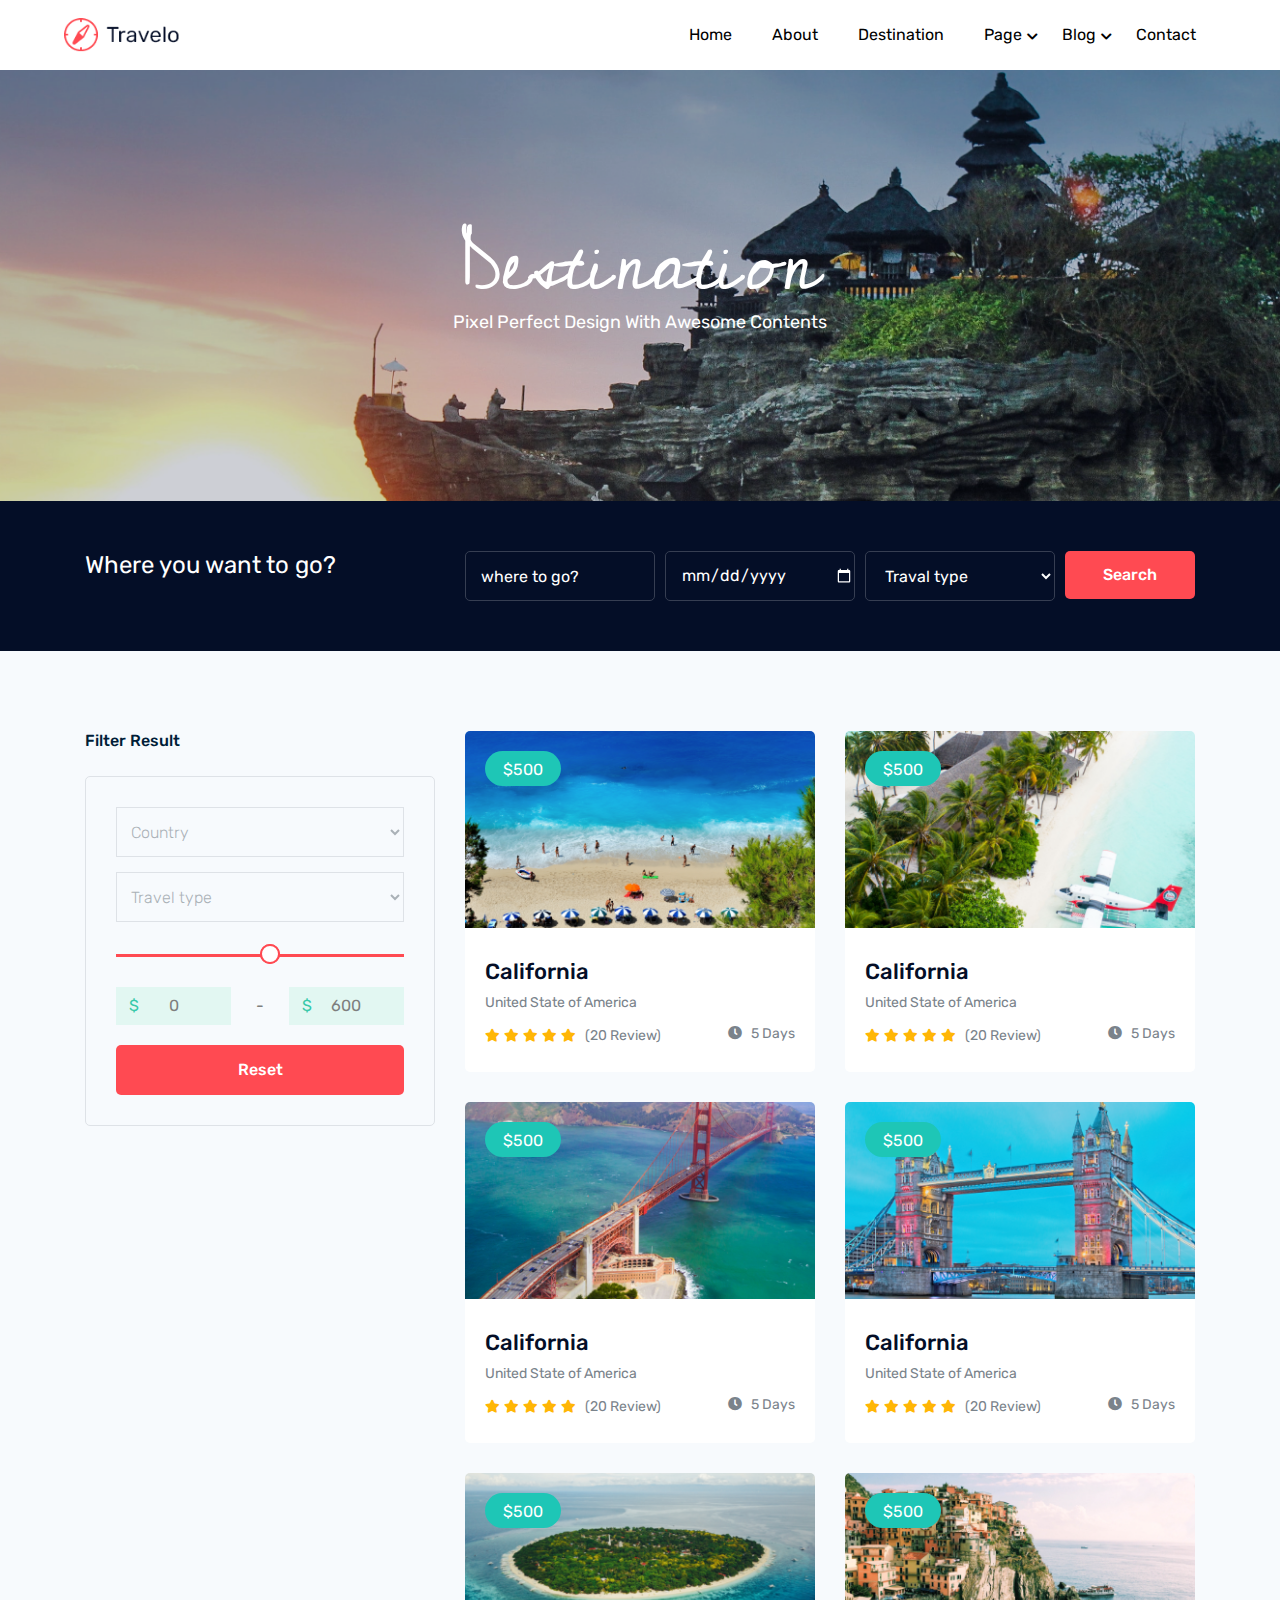
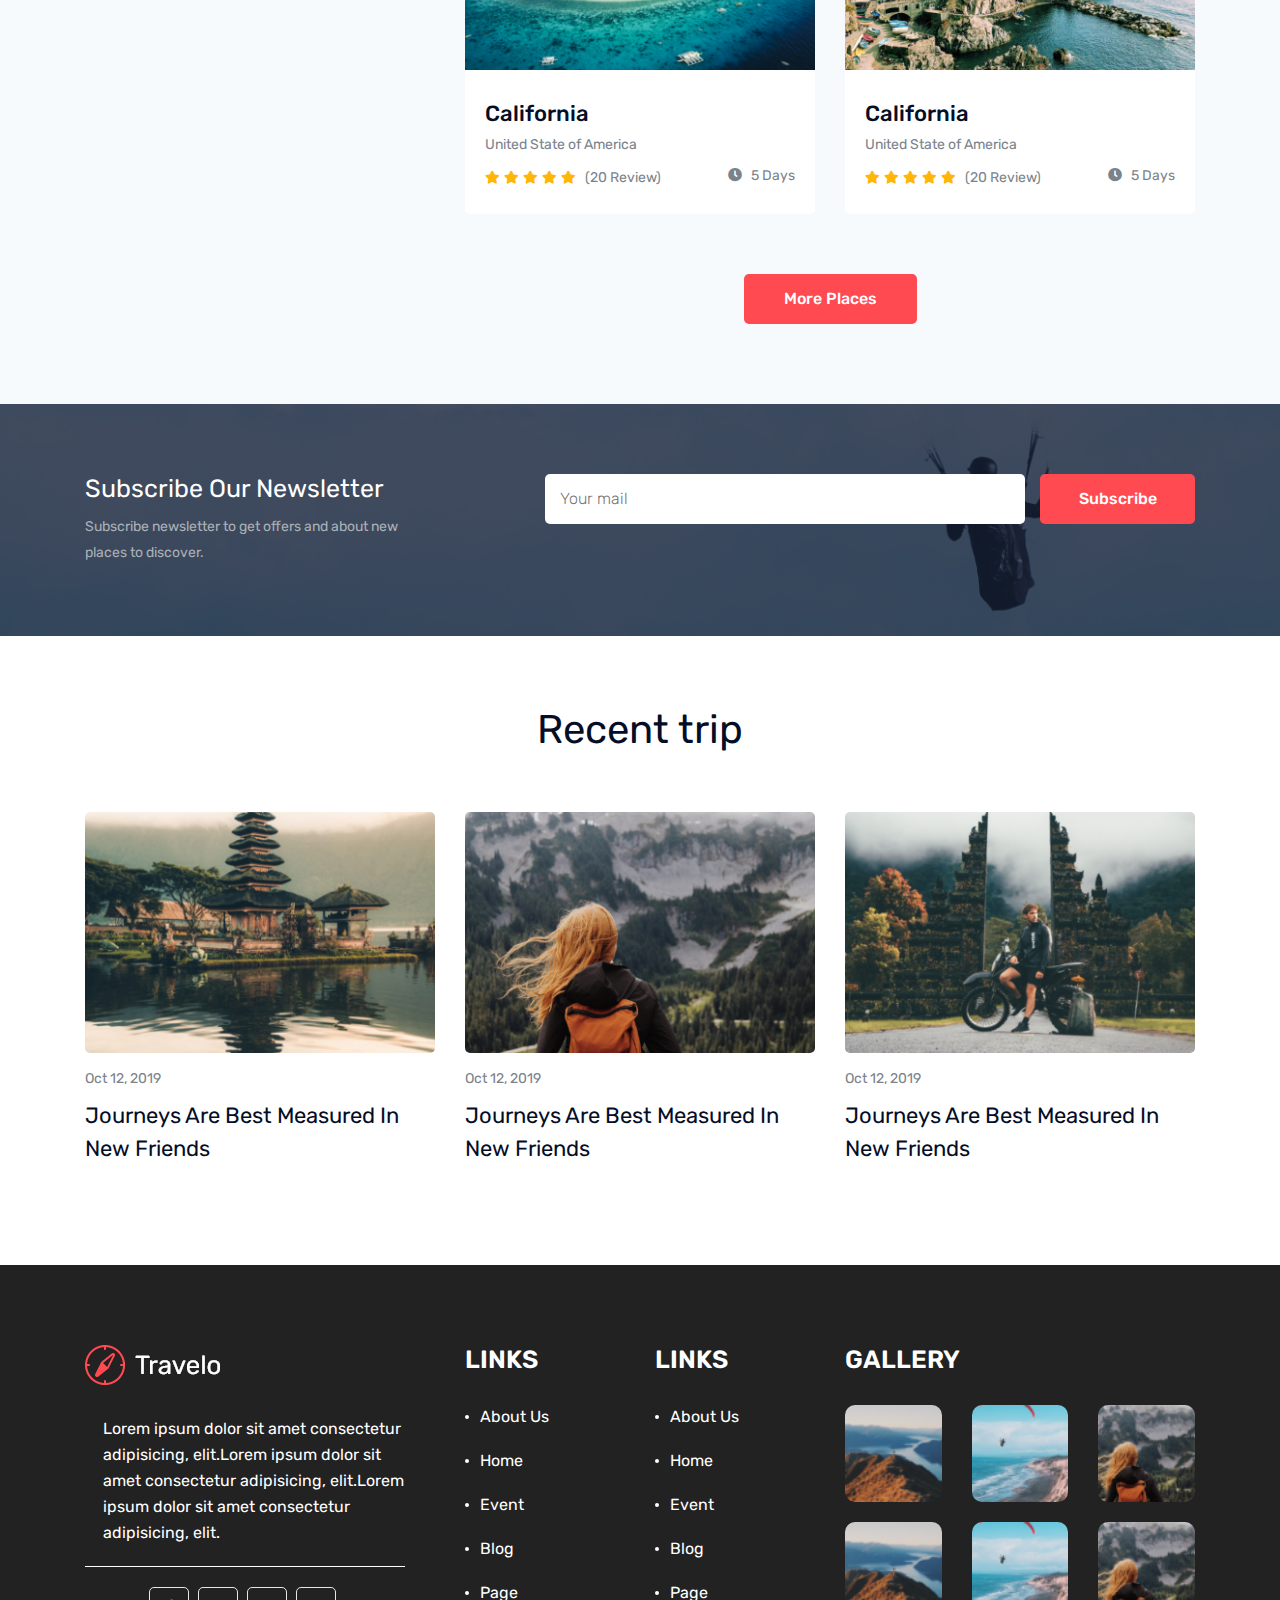
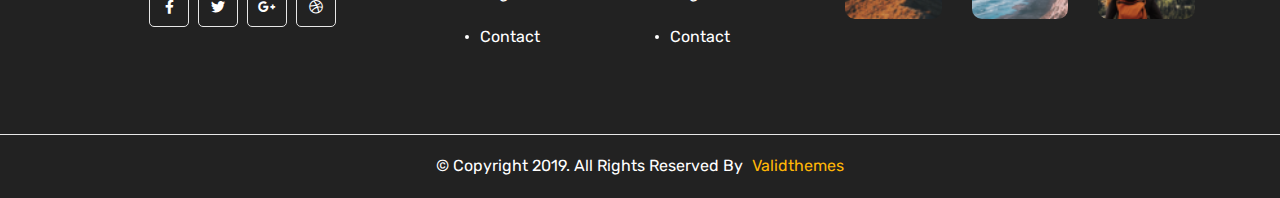
<file: destination.html>
<!DOCTYPE html>
<html>
<head>
	<title>Travelo</title>
	<meta charset="utf-8">
	<meta name="viewport" content="width=device-width, initial-scale=1.0">
	<!-- Bootstrap link -->
	<link rel="stylesheet" href="https://maxcdn.bootstrapcdn.com/bootstrap/4.0.0/css/bootstrap.min.css" integrity="sha384-Gn5384xqQ1aoWXA+058RXPxPg6fy4IWvTNh0E263XmFcJlSAwiGgFAW/dAiS6JXm" crossorigin="anonymous">
	<!-- google fonts -->
	<link rel="preconnect" href="https://fonts.gstatic.com">
	<link href="https://fonts.googleapis.com/css2?family=Cedarville+Cursive&family=Rubik:wght@300;400&display=swap" rel="stylesheet">
	<!-- Fontawesome Link -->
	<link rel="stylesheet" type="text/css" href="assets/font/fontawesome/css/all.css">
	<!-- favicon icon link -->
	<link rel="shortcut icon" type="text/css" href="assets/logo/favicon.png">
	<!-- owl-cerousel css link -->
	<link rel="stylesheet" type="text/css" href="assets/plugins/owl-carousel/owl.carousel.min.css">
	<!-- Main css Link -->
	<link rel="stylesheet" type="text/css" href="assets/css/style.css">
</head>
<body>
	<header class="header-main">
		<nav class="nav-main">
			<!-- logo start -->
			<a href="#" class="header-main-logo">
				<img src="assets/logo/logo.png">
			</a>
			<!-- logo End -->
			<!-- Small Device btn start -->
			<div class="nav-toggle-btn">
				<div class="btn-inner"></div>
			</div>
			<!-- Small Device btn End -->
			<!-- Nav items start -->
			<ul class="nav-items-wrapper">
				<li class="nav-item-main">
					<a class="nav-item-main-link" href="index.html">Home</a>
				</li>
				<li class="nav-item-main">
					<a class="nav-item-main-link" href="about.html">
						About
					</a>
				</li>
				<li class="nav-item-main">
					<a class="nav-item-main-link" href="destination.html">
						Destination
					</a>
				</li>
				<li class="nav-item-main item-has-submenu">
					<a class="nav-item-main-link" href="#">
						Page
					</a>
					<ul class="nav-item-submenu">
						<li class="submenu-item">
							<a class="submenu-item-link" href="destination-details.html">
								Destinations Details
							</a>
						</li>
						<li class="submenu-item">
							<a class="submenu-item-link" href="elements.html">
								Elements
							</a>
						</li>
					</ul>
				</li>
				<li class="nav-item-main item-has-submenu">
					<a class="nav-item-main-link" href="#">
						Blog
					</a>
					<ul class="nav-item-submenu">
						<li class="submenu-item">
							<a class="submenu-item-link" href="blog.html">
								Blog
							</a>
						</li>
						<li class="submenu-item">
							<a class="submenu-item-link" href="single-blog.html">
								Single Blog
							</a>
						</li>
					</ul>
				</li>
				<li class="nav-item-main">
					<a class="nav-item-main-link" href="contact.html">Contact</a>
				</li>
			</ul>
			<!-- Nav items End -->
		</nav>
	</header>
	<main>
		<section class="destination-banner-section">
			<div class="container">
				<div class="row">
					<div class="col-md-12">
						<div class="destination-section-title">
							<h3 class="title">
								Destination
							</h3>
							<p class="sub-title">
								Pixel perfect design with awesome contents
							</p>
						</div>
					</div>
				</div>
			</div>
		</section>
		<section class="where-togo-section">
			<div class="container">
				<div class="row">
					<div class="col-lg-4 col-md-12 col-sm-12">
						<h3 class="section-title">
							Where you want to go? 
						</h3>
					</div>
					<div class="col-lg-8">
						<form class="search-form">
							<div class="input-box">
								<input type="text" name="name" placeholder="where to go?">
							</div>
							<div class="input-box">
								<input type="date" name="date">
							</div>
							<div class="input-box">
								<select id="sel1" name="sellist1">
							        <option>Traval type</option>
							        <option>Some option</option>
							        <option>Some option</option>
							        <option>Another option</option>
							    </select>
							</div>
							<div class="search-btn">
								<button type="submit">Search</button>
							</div>
						</form>
					</div>
				</div>
			</div>
		</section>
		<section class="popular-places-section">
			<div class="container">
				<div class="row">
					<div class="col-lg-4 col-md-12">	
						<div class="filter-result-wrapper">
							<h3>Filter Result</h3>
							<div class="filter-body">
								<div class="filter-inner">
									<div class="row">
										<div class="col-md-12">
											<div class="select-box">
												<select class="">
												    <option>
												    	Country
												    </option>
												    <option>
												    	Africa
												    </option>
												    <option>
												    	canada
												    </option>
												    <option>
												    	USA
												    </option>
												 </select>
											</div>
										</div>
										<div class="col-md-12">
											<div class="select-box">
												<select class="">
												    <option>
												    	Travel type
												    </option>
												    <option>
												    	advance
												    </option>
												    <option>
												    	advance
												    </option>
												    <option>
												    	premium
												    </option>
												 </select>
											</div>
										</div>
										<div class="col-md-12">
											<div class="selector">
											    <div class="price-slider">
											        <div id="slider-range" class="ui-slider ui-corner-all ui-slider-horizontal ui-widget ui-widget-content">
											            <div class="ui-slider-range ui-corner-all ui-widget-header"></div>
											            <span tabindex="0" class="ui-slider-handle ui-corner-all ui-state-default"></span><span tabindex="0" class="ui-slider-handle ui-corner-all ui-state-default"></span>
											        </div>
											        <span id="min-price" data-currency="$" class="slider-price">0</span> <span class="seperator">-</span> <span id="max-price" data-currency="$" data-max="3500"  class="slider-price">600</span>
											    </div> 
											</div>
										</div>
									</div>
								</div>
								<div class="reset-btn">
									<button class="btn" type="submit">
										Reset
									</button>
								</div>
							</div>
						</div>					
					</div>
					<div class="col-lg-8 col-md-12">
						<div class="row">
							<div class="col-md-6 col-sm-12">
								<div class="popular-places-item">
									<div class="item-image">
										<img src="assets/img/popular-places-1.jpg">
										<a href="#" class="item-price">
											$500
										</a>
									</div>
									<div class="item-content">
										<a href="#" class="title">
											California
										</a>
										<p class="sub-title">
											United State of America
										</p>
										<div class="item-rating">
											<span>
												<i class="fa fa-star"></i>
												<i class="fa fa-star"></i>
												<i class="fa fa-star"></i>
												<i class="fa fa-star"></i>
												<i class="fa fa-star"></i>
												<a href="#">
													(20 Review)
												</a>
											</span>
											<div class="days">
												<i class="fa fa-clock"></i>
												<a href="#">
													5 Days
												</a>
											</div>
										</div>
									</div>
								</div>
							</div>
							<div class="col-md-6 col-sm-12">
								<div class="popular-places-item">
									<div class="item-image">
										<img src="assets/img/popular-places-3.jpg">
										<a href="#" class="item-price">
											$500
										</a>
									</div>
									<div class="item-content">
										<a href="#" class="title">
											California
										</a>
										<p class="sub-title">
											United State of America
										</p>
										<div class="item-rating">
											<span>
												<i class="fa fa-star"></i>
												<i class="fa fa-star"></i>
												<i class="fa fa-star"></i>
												<i class="fa fa-star"></i>
												<i class="fa fa-star"></i>
												<a href="#">
													(20 Review)
												</a>
											</span>
											<div class="days">
												<i class="fa fa-clock"></i>
												<a href="#">
													5 Days
												</a>
											</div>
										</div>
									</div>
								</div>
							</div>
							<div class="col-md-6 col-sm-12">
								<div class="popular-places-item">
									<div class="item-image">
										<img src="assets/img/popular-places-4.jpg">
										<a href="#" class="item-price">
											$500
										</a>
									</div>
									<div class="item-content">
										<a href="#" class="title">
											California
										</a>
										<p class="sub-title">
											United State of America
										</p>
										<div class="item-rating">
											<span>
												<i class="fa fa-star"></i>
												<i class="fa fa-star"></i>
												<i class="fa fa-star"></i>
												<i class="fa fa-star"></i>
												<i class="fa fa-star"></i>
												<a href="#">
													(20 Review)
												</a>
											</span>
											<div class="days">
												<i class="fa fa-clock"></i>
												<a href="#">
													5 Days
												</a>
											</div>
										</div>
									</div>
								</div>
							</div>
							<div class="col-md-6 col-sm-12">
								<div class="popular-places-item">
									<div class="item-image">
										<img src="assets/img/popular-places-5.jpg">
										<a href="#" class="item-price">
											$500
										</a>
									</div>
									<div class="item-content">
										<a href="#" class="title">
											California
										</a>
										<p class="sub-title">
											United State of America
										</p>
										<div class="item-rating">
											<span>
												<i class="fa fa-star"></i>
												<i class="fa fa-star"></i>
												<i class="fa fa-star"></i>
												<i class="fa fa-star"></i>
												<i class="fa fa-star"></i>
												<a href="#">
													(20 Review)
												</a>
											</span>
											<div class="days">
												<i class="fa fa-clock"></i>
												<a href="#">
													5 Days
												</a>
											</div>
										</div>
									</div>
								</div>
							</div>
							<div class="col-md-6 col-sm-12">
								<div class="popular-places-item">
									<div class="item-image">
										<img src="assets/img/popular-places-6.jpg">
										<a href="#" class="item-price">
											$500
										</a>
									</div>
									<div class="item-content">
										<a href="#" class="title">
											California
										</a>
										<p class="sub-title">
											United State of America
										</p>
										<div class="item-rating">
											<span>
												<i class="fa fa-star"></i>
												<i class="fa fa-star"></i>
												<i class="fa fa-star"></i>
												<i class="fa fa-star"></i>
												<i class="fa fa-star"></i>
												<a href="#">
													(20 Review)
												</a>
											</span>
											<div class="days">
												<i class="fa fa-clock"></i>
												<a href="#">
													5 Days
												</a>
											</div>
										</div>
									</div>
								</div>
							</div>
							<div class="col-md-6 col-sm-12">
								<div class="popular-places-item">
									<div class="item-image">
										<img src="assets/img/popular-places-2.jpg">
										<a href="#" class="item-price">
											$500
										</a>
									</div>
									<div class="item-content">
										<a href="#" class="title">
											California
										</a>
										<p class="sub-title">
											United State of America
										</p>
										<div class="item-rating">
											<span>
												<i class="fa fa-star"></i>
												<i class="fa fa-star"></i>
												<i class="fa fa-star"></i>
												<i class="fa fa-star"></i>
												<i class="fa fa-star"></i>
												<a href="#">
													(20 Review)
												</a>
											</span>
											<div class="days">
												<i class="fa fa-clock"></i>
												<a href="#">
													5 Days
												</a>
											</div>
										</div>
									</div>
								</div>
							</div>
							<div class="col-md-12">
								<div class="more-places-btn">
									<a href="#" class="more-btn">More Places</a>
								</div>
							</div>
						</div>
					</div>
				</div>
			</div>
		</section>
		<section class="newsletter-section">
			<div class="container">
				<div class="row">
					<div class="col-lg-5 col-md-6 col-sm-12">
						<div class="newsletter-text">
							<h4 class="title">
								Subscribe Our Newsletter
							</h4>
							<p class="subtitle"> 
								Subscribe newsletter to get offers and about new places to discover.
							</p>
						</div>
					</div>
					<div class="col-lg-7 col-md-6 col-sm-12 pl-0">
						<div class="row">
							<div class="col-md-9 col-sm-12">
								<div class="newsletter-input">
									<input type="email" name="" placeholder="Your mail">
								</div>
							</div>
							<div class="col-md-3 col-sm-12 pl-0">
								<div class="newsletter-btn">
									<button class="btn" type="submit">Subscribe</button>
								</div>
							</div>
						</div>
					</div>
				</div>
			</div>
		</section>
		<section class="recent-trip-section">
			<div class="container">
				<div class="row">
					<div class="col-md-5 recent-section-title">
						<h3>
							Recent trip
						</h3>
					</div>
				</div>
				<div class="row">
					<div class="col-lg-4 col-md-6">
						<div class="recent-trip-item">
							<img src="assets/img/recent-trip-1.jpg">
							<div class="trip-content">
								<div class="date">
									Oct 12, 2019
								</div>
								<a href="#" class="title">
									Journeys Are Best Measured In New Friends
								</a>
							</div>
						</div>
					</div>
					<div class="col-lg-4 col-md-6">
						<div class="recent-trip-item">
							<img src="assets/img/recent-trip-2.jpg">
							<div class="trip-content">
								<div class="date">
									Oct 12, 2019
								</div>
								<a href="#" class="title">
									Journeys Are Best Measured In New Friends
								</a>
							</div>
						</div>
					</div>
					<div class="col-lg-4 col-md-6">
						<div class="recent-trip-item">
							<img src="assets/img/recent-trip-3.jpg">
							<div class="trip-content">
								<div class="date">
									Oct 12, 2019
								</div>
								<a href="#" class="title">
									Journeys Are Best Measured In New Friends
								</a>
							</div>
						</div>
					</div>
				</div>
			</div>
		</section>
	</main>
	<!-- footer scetion start -->
	<footer class="footer-section">
		<div class="container">
			<div class="row">
				<div class="col-lg-4 col-md-6 col-sm-12">
					<div class="footer-item">
						<img src="assets/logo/footer-logo.png">
						<p>
							Lorem ipsum dolor sit amet consectetur adipisicing, elit.Lorem ipsum dolor sit amet consectetur adipisicing, elit.Lorem ipsum dolor sit amet consectetur adipisicing, elit.
						</p>
						<div class="footer-social-icon">
							<ul class="social-icon-list">
								<li class="social-icon-item">
									<a href="#">
										<i class="fab fa-facebook-f"></i>
									</a>
								</li>
								<li class="social-icon-item">
									<a href="#">
										<i class="fab fa-twitter"></i>
									</a>
								</li>
								<li class="social-icon-item">
									<a href="#">
										<i class="fab fa-google-plus-g"></i>
									</a>
								</li>
								<li class="social-icon-item">
									<a href="#">
										<i class="fab fa-dribbble"></i>
									</a>
								</li>
							</ul>
						</div>
					</div>
				</div>
				<div class="col-lg-2 col-md-6 col-sm-12">
					<div class="footer-item-link">
						<h4 class="title">Links</h4>
						<ul>
							<li>
								<a href="#">
									about us
								</a>
							</li>
							<li>
								<a href="#">
									home
								</a>
							</li>
							<li>
								<a href="#">
									event
								</a>
							</li>
							<li>
								<a href="#">
									blog
								</a>
							</li>
							<li>
								<a href="#">
									page
								</a>
							</li>
							<li>
								<a href="#">
									contact
								</a>
							</li>
						</ul>
					</div>
				</div>
				<div class="col-lg-2 col-md-6 col-sm-12">
					<div class="footer-item-link">
						<h4 class="title">Links</h4>
						<ul>
							<li>
								<a href="#">
									about us
								</a>
							</li>
							<li>
								<a href="#">
									home
								</a>
							</li>
							<li>
								<a href="#">
									event
								</a>
							</li>
							<li>
								<a href="#">
									blog
								</a>
							</li>
							<li>
								<a href="#">
									page
								</a>
							</li>
							<li>
								<a href="#">
									contact
								</a>
							</li>
						</ul>
					</div>
				</div>
				<div class="col-lg-4 col-md-6 col-sm-12">
					<div class="footer-gallery">
						<h4 class="title">Gallery</h4>
						<div class="row">
							<div class="col-lg-4 col-md-4 col-sm-4">
								<img src="assets/img/gallery-image-1.jpg">
							</div>
							<div class="col-lg-4 col-md-4 col-sm-4">
								<img src="assets/img/gallery-image-2.jpg">
							</div>
							<div class="col-lg-4 col-md-4 col-sm-4">
								<img src="assets/img/gallery-image-3.jpg">
							</div>
							<div class="col-lg-4 col-md-4 col-sm-4">
								<img src="assets/img/gallery-image-1.jpg">
							</div>
							<div class="col-lg-4 col-md-4 col-sm-4">
								<img src="assets/img/gallery-image-2.jpg">
							</div>
							<div class="col-lg-4 col-md-4 col-sm-4">
								<img src="assets/img/gallery-image-3.jpg">
							</div>
						</div>
					</div>
				</div>
			</div>
		</div>
		<div class="footer-bottom">
			<div class="container">
				<div class="row">
					<div class="col-md-12 footer-bottom-content">
						<p>
							© Copyright 2019. All Rights Reserved By
							<a href="#">
								Validthemes
							</a>
						</p>
					</div>
				</div>
			</div>
		</div>
	</footer>
	<!-- footer scetion End -->
<!-- Jquery CDN-->
<script src="https://ajax.googleapis.com/ajax/libs/jquery/3.5.1/jquery.min.js"></script>
<!-- Bootstap JS CDN -->
<!-- <script src="https://code.jquery.com/jquery-3.2.1.slim.min.js" integrity="sha384-KJ3o2DKtIkvYIK3UENzmM7KCkRr/rE9/Qpg6aAZGJwFDMVNA/GpGFF93hXpG5KkN" crossorigin="anonymous"></script> -->
<script src="https://cdnjs.cloudflare.com/ajax/libs/popper.js/1.12.9/umd/popper.min.js" integrity="sha384-ApNbgh9B+Y1QKtv3Rn7W3mgPxhU9K/ScQsAP7hUibX39j7fakFPskvXusvfa0b4Q" crossorigin="anonymous"></script>
<script src="https://maxcdn.bootstrapcdn.com/bootstrap/4.0.0/js/bootstrap.min.js" integrity="sha384-JZR6Spejh4U02d8jOt6vLEHfe/JQGiRRSQQxSfFWpi1MquVdAyjUar5+76PVCmYl" crossorigin="anonymous"></script>
<!-- owl-crousel js -->
<script src="assets/plugins/owl-carousel/owl.carousel.min.js"></script>
<!-- Main js -->
<script src="assets/js/main.js"></script>
<script type="text/javascript">
	// $(document).ready(function(){
	// 	$("#slider-range").slider({
	// 	  range: true, 
	// 	  min: 0,
	// 	  max: 600,
	// 	  step: 1,
	// 	  slide: function( event, ui ) {
	// 	    $( "#min-price").html(ui.values[ 0 ]);
		    
	// 	    suffix = '';
	// 	    if (ui.values[ 1 ] == $( "#max-price").data('max') ){
	// 	       suffix = ' +';
	// 	    }
	// 	    $( "#max-price").html(ui.values[ 1 ] + suffix);         
	// 	  }
	// 	})
	// });
</script>
</body>
</html>
</file>
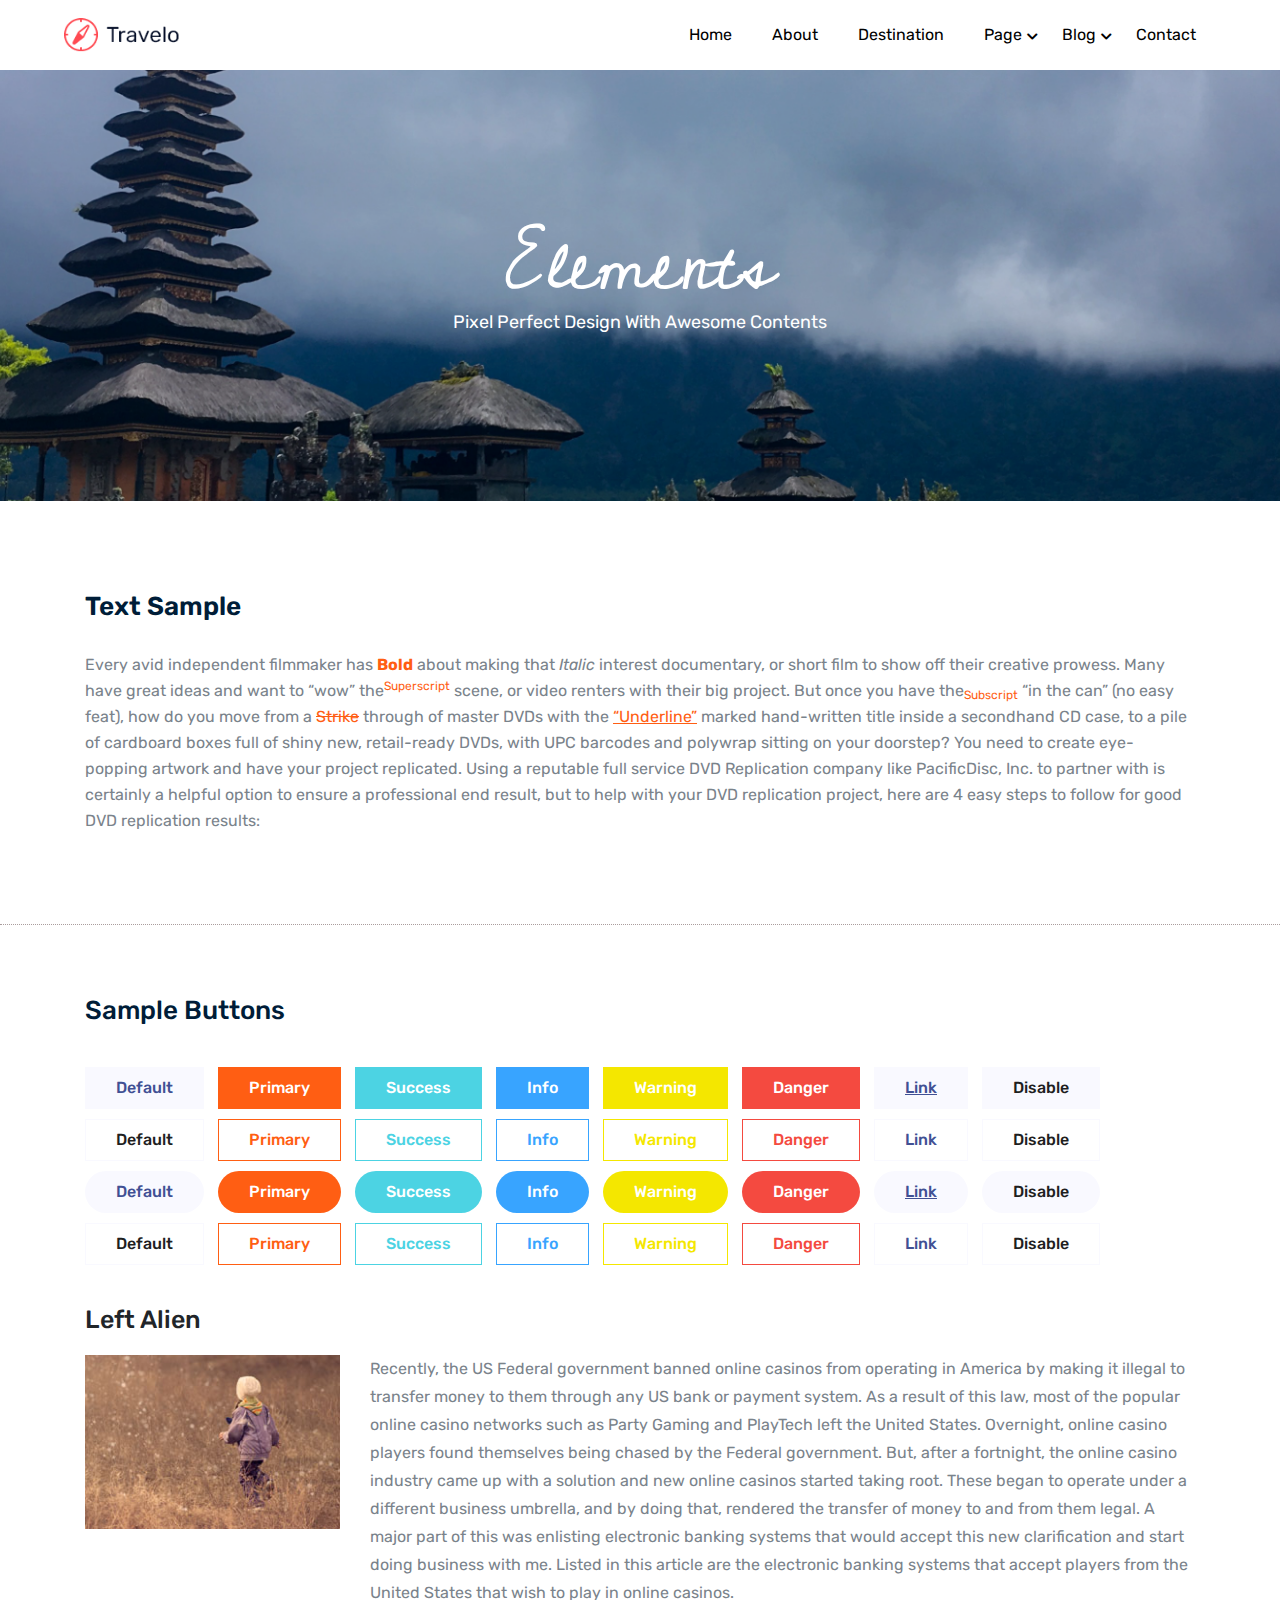
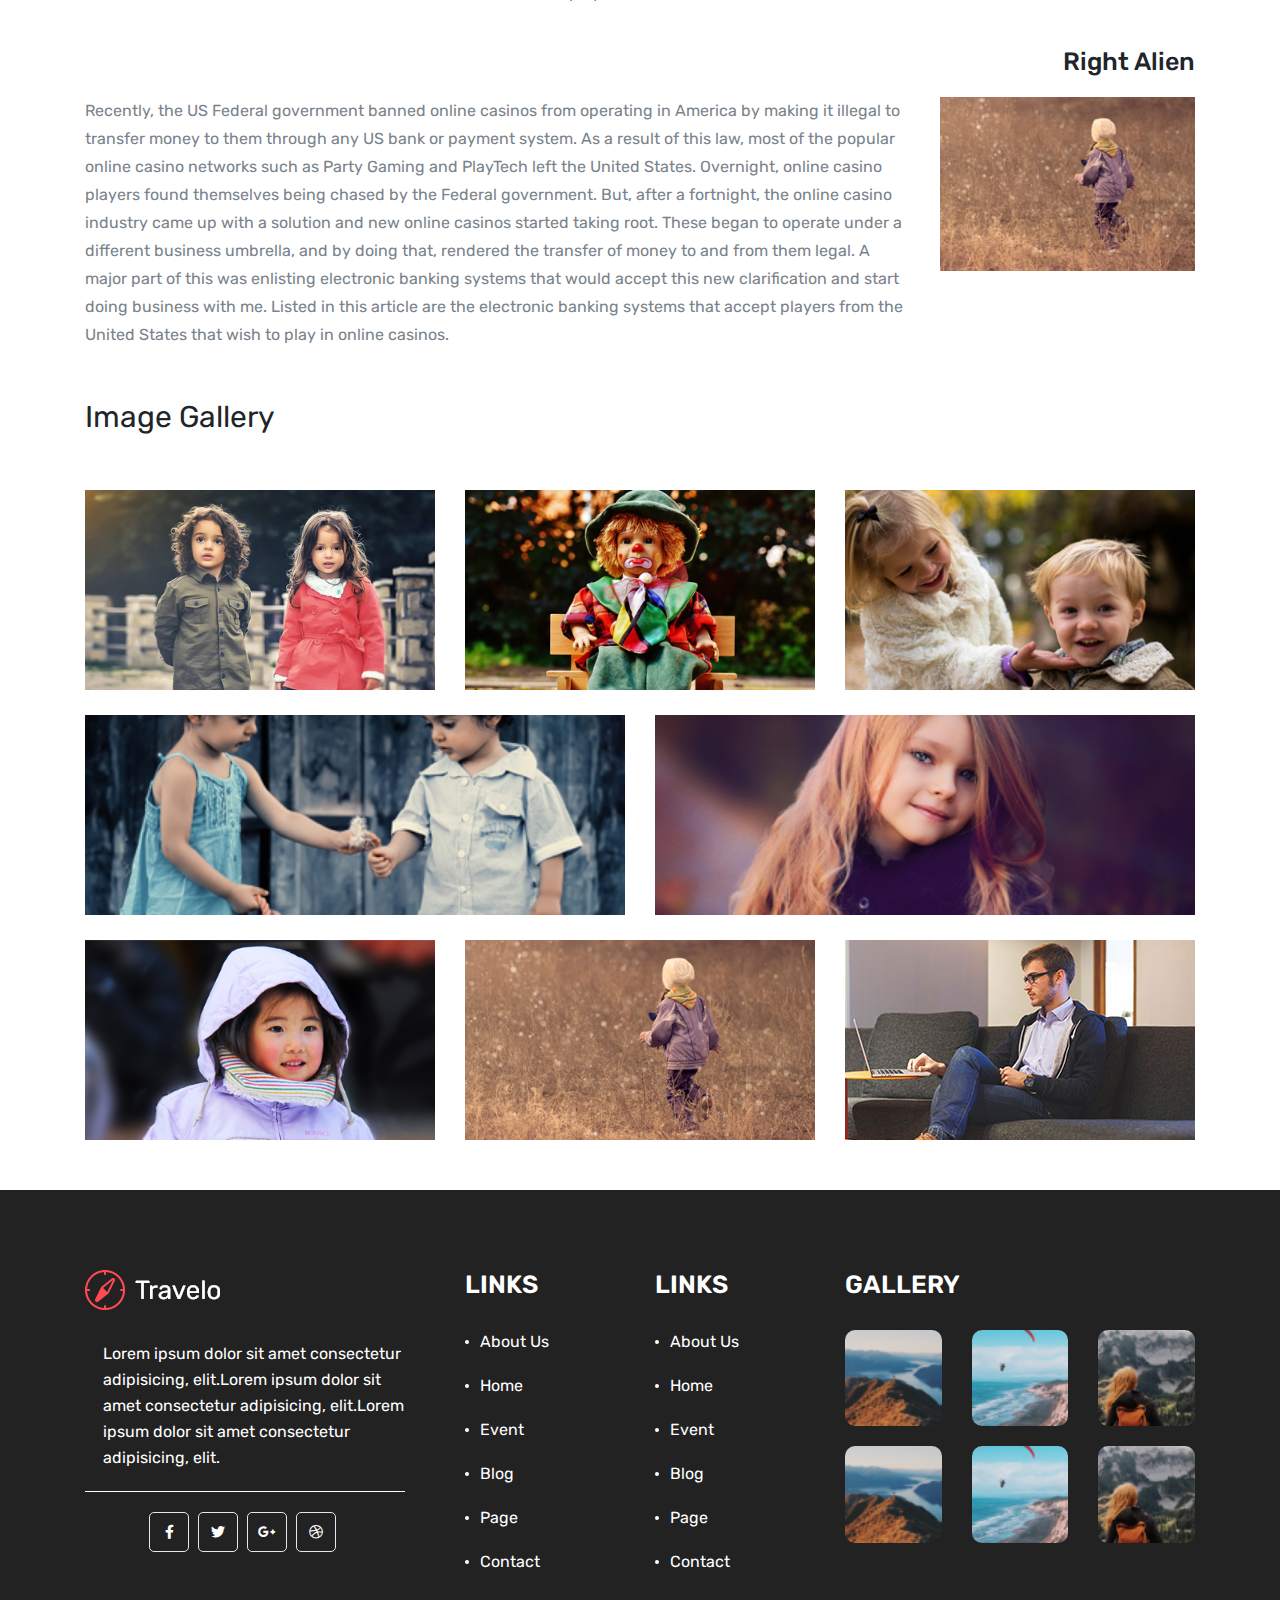
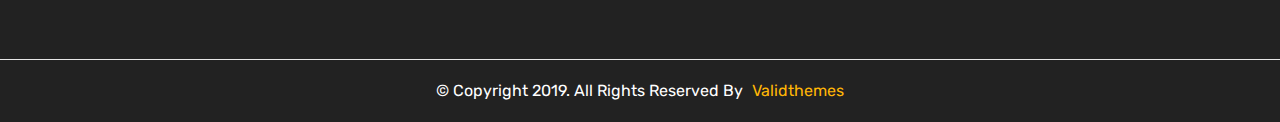
<file: elements.html>
<!DOCTYPE html>
<html>
<head>
	<title>Travelo</title>
	<meta charset="utf-8">
	<meta name="viewport" content="width=device-width, initial-scale=1.0">
	<!-- Bootstrap link -->
	<link rel="stylesheet" href="https://maxcdn.bootstrapcdn.com/bootstrap/4.0.0/css/bootstrap.min.css" integrity="sha384-Gn5384xqQ1aoWXA+058RXPxPg6fy4IWvTNh0E263XmFcJlSAwiGgFAW/dAiS6JXm" crossorigin="anonymous">
	<!-- google fonts -->
	<link rel="preconnect" href="https://fonts.gstatic.com">
	<link href="https://fonts.googleapis.com/css2?family=Cedarville+Cursive&family=Rubik:wght@300;400&display=swap" rel="stylesheet">
	<!-- Fontawesome Link -->
	<link rel="stylesheet" type="text/css" href="assets/font/fontawesome/css/all.css">
	<!-- favicon icon link -->
	<link rel="shortcut icon" type="text/css" href="assets/logo/favicon.png">
	<!-- owl-cerousel css link -->
	<link rel="stylesheet" type="text/css" href="assets/plugins/owl-carousel/owl.carousel.min.css">
	<!-- Main css Link -->
	<link rel="stylesheet" type="text/css" href="assets/css/style.css">
</head>
<body>
	<header class="header-main">
		<nav class="nav-main">
			<!-- logo start -->
			<a href="#" class="header-main-logo">
				<img src="assets/logo/logo.png">
			</a>
			<!-- logo End -->
			<!-- Small Device btn start -->
			<div class="nav-toggle-btn">
				<div class="btn-inner"></div>
			</div>
			<!-- Small Device btn End -->
			<!-- Nav items start -->
			<ul class="nav-items-wrapper">
				<li class="nav-item-main">
					<a class="nav-item-main-link" href="index.html">Home</a>
				</li>
				<li class="nav-item-main">
					<a class="nav-item-main-link" href="about.html">
						About
					</a>
				</li>
				<li class="nav-item-main">
					<a class="nav-item-main-link" href="destination.html">
						Destination
					</a>
				</li>
				<li class="nav-item-main item-has-submenu">
					<a class="nav-item-main-link" href="#">
						Page
					</a>
					<ul class="nav-item-submenu">
						<li class="submenu-item">
							<a class="submenu-item-link" href="destination-details.html">
								Destinations Details
							</a>
						</li>
						<li class="submenu-item">
							<a class="submenu-item-link" href="elements.html">
								Elements
							</a>
						</li>
					</ul>
				</li>
				<li class="nav-item-main item-has-submenu">
					<a class="nav-item-main-link" href="#">
						Blog
					</a>
					<ul class="nav-item-submenu">
						<li class="submenu-item">
							<a class="submenu-item-link" href="blog.html">
								Blog
							</a>
						</li>
						<li class="submenu-item">
							<a class="submenu-item-link" href="single-blog.html">
								Single Blog
							</a>
						</li>
					</ul>
				</li>
				<li class="nav-item-main">
					<a class="nav-item-main-link" href="contact.html">Contact</a>
				</li>
			</ul>
			<!-- Nav items End -->
		</nav>
	</header>
	<main>
		<section class="elements-banner-section">
			<div class="container">
				<div class="row">
					<div class="col-md-12">
						<div class="elements-section-title">
							<h3 class="title">
								Elements
							</h3>
							<p class="sub-title">
								Pixel perfect design with awesome contents
							</p>
						</div>
					</div>
				</div>
			</div>
		</section>
		<section class="text-sample-section">
			<div class="container">
				<div class="row">
					<div class="col-md-12">
						<div class="text-heading">
							<h3 class="title">
								Text Sample
							</h3>
							<p class="text-sample-subTitle">
								Every avid independent filmmaker has <b>Bold</b> about making that <i>Italic</i> interest documentary,
								or short
								film to show off their creative prowess. Many have great ideas and want to “wow”
								the<sup>Superscript</sup> scene,
								or video renters with their big project. But once you have the<sub>Subscript</sub> “in the can” (no easy
								feat), how
								do you move from a <del>Strike</del> through of master DVDs with the <u>“Underline”</u> marked
								hand-written title
								inside a secondhand CD case, to a pile of cardboard boxes full of shiny new, retail-ready DVDs, with UPC
								barcodes
								and polywrap sitting on your doorstep? You need to create eye-popping artwork and have your project
								replicated.
								Using a reputable full service DVD Replication company like PacificDisc, Inc. to partner with is
								certainly a
								helpful option to ensure a professional end result, but to help with your DVD replication project, here
								are 4 easy
								steps to follow for good DVD replication results:
							</p>
						</div>
					</div>
				</div>
			</div>
		</section>
		<section class="button-sample-section">
			<div class="container">
				<div class="row">
					<div class="col-md-12">
						<h3 class="btn-sample-title">
							Sample Buttons
						</h3>
						<div class="btn-sample-inner">
							<a href="#" class="genric-btn default">
								Default
							</a>
							<a href="#" class="genric-btn primary">
								primary
							</a>
							<a href="#" class="genric-btn success">
								success
							</a>
							<a href="#" class="genric-btn info">
								info
							</a>
							<a href="#" class="genric-btn warning">
								warning
							</a>
							<a href="#" class="genric-btn danger">
								danger
							</a>
							<a href="#" class="genric-btn link">
								link
							</a>
							<a href="#" class="genric-btn disable">
								disable
							</a>
						</div>
						<div class="btn-sample-inner">
							<a href="#" class="genric-btn default-border">
								Default
							</a>
							<a href="#" class="genric-btn primary-border">
								primary
							</a>
							<a href="#" class="genric-btn success-border">
								success
							</a>
							<a href="#" class="genric-btn info-border">
								info
							</a>
							<a href="#" class="genric-btn warning-border">
								warning
							</a>
							<a href="#" class="genric-btn danger-border">
								danger
							</a>
							<a href="#" class="genric-btn link-border">
								link
							</a>
							<a href="#" class="genric-btn disable-border">
								disable
							</a>
						</div>
						<div class="btn-sample-inner">
							<a href="#" class="genric-btn default redius">
								Default
							</a>
							<a href="#" class="genric-btn primary redius">
								primary
							</a>
							<a href="#" class="genric-btn success redius">
								success
							</a>
							<a href="#" class="genric-btn info redius">
								info
							</a>
							<a href="#" class="genric-btn warning redius">
								warning
							</a>
							<a href="#" class="genric-btn danger redius">
								danger
							</a>
							<a href="#" class="genric-btn link redius">
								link
							</a>
							<a href="#" class="genric-btn disable redius">
								disable
							</a>
						</div>
						<div class="btn-sample-inner">
							<a href="#" class="genric-btn default-border">
								Default
							</a>
							<a href="#" class="genric-btn primary-border">
								primary
							</a>
							<a href="#" class="genric-btn success-border">
								success
							</a>
							<a href="#" class="genric-btn info-border">
								info
							</a>
							<a href="#" class="genric-btn warning-border">
								warning
							</a>
							<a href="#" class="genric-btn danger-border">
								danger
							</a>
							<a href="#" class="genric-btn link-border">
								link
							</a>
							<a href="#" class="genric-btn disable-border">
								disable
							</a>
						</div>
					</div>
				</div>
			</div>
		</section>
		<section class="alien-section">
			<div class="container">
				<div class="row">
					<div class="col-md-12">
						<h3 class="left-alien-title">
							left alien
						</h3>
						<div class="row mb-30">
							<div class="col-md-3">
								<img class="left-alien-img" src="assets/img/left-alien.jpg">
							</div>
							<div class="col-md-9">
								<p class="left-alien-description">
									Recently, the US Federal government banned online casinos from operating in America by making it illegal to transfer money to them through any US bank or payment system. As a result of this law, most of the popular online casino networks such as Party Gaming and PlayTech left the United States. Overnight, online casino players found themselves being chased by the Federal government. But, after a fortnight, the online casino industry came up with a solution and new online casinos started taking root. These began to operate under a different business umbrella, and by doing that, rendered the transfer of money to and from them legal. A major part of this was enlisting electronic banking systems that would accept this new clarification and start doing business with me. Listed in this article are the electronic banking systems that accept players from the United States that wish to play in online casinos.
								</p>
							</div>
						</div>
					</div>
					<div class="col-md-12">
						<h3 class="right-alien-title">
							right alien
						</h3>
						<div class="row">
							<div class="col-md-9">
								<p class="right-alien-description">
									Recently, the US Federal government banned online casinos from operating in America by making it illegal to transfer money to them through any US bank or payment system. As a result of this law, most of the popular online casino networks such as Party Gaming and PlayTech left the United States. Overnight, online casino players found themselves being chased by the Federal government. But, after a fortnight, the online casino industry came up with a solution and new online casinos started taking root. These began to operate under a different business umbrella, and by doing that, rendered the transfer of money to and from them legal. A major part of this was enlisting electronic banking systems that would accept this new clarification and start doing business with me. Listed in this article are the electronic banking systems that accept players from the United States that wish to play in online casinos.
								</p>
							</div>
							<div class="col-md-3">
								<img class="right-alien-img" src="assets/img/left-alien.jpg">
							</div>
						</div>
					</div>
				</div>
			</div>
		</section>
		<section class="gallery-section">
			<div class="container">
				<h3 class="gallery-section-heading">
					image gallery
				</h3>
				<div class="row">
					<div class="col-lg-4 col-md-6 col-sm-12 gallery-single-img-inner">
						<a href="#" class="">
							<div class="gallery-single-img" style="background-image: url(assets/img/g1.jpg);">
							</div>
						</a>
					</div>
					<div class="col-lg-4 col-md-6 col-sm-12 gallery-single-img-inner">
						<a href="#" class="">
							<div class="gallery-single-img" style="background-image: url(assets/img/g2.jpg);">
							</div>
						</a>
					</div>
					<div class="col-lg-4 col-md-6 col-sm-12 gallery-single-img-inner">
						<a href="#" class="">
							<div class="gallery-single-img" style="background-image: url(assets/img/g3.jpg);">
							</div>
						</a>
					</div>
					<div class="col-md-6 col-sm-12 gallery-single-img-inner">
						<a href="#" class="">
							<div class="gallery-single-img" style="background-image: url(assets/img/g4.jpg);">
							</div>
						</a>
					</div>
					<div class="col-md-6 col-sm-12 gallery-single-img-inner">
						<a href="#" class="">
							<div class="gallery-single-img" style="background-image: url(assets/img/g5.jpg);">
							</div>
						</a>
					</div>
					<div class="col-lg-4 col-md-6 col-sm-12 gallery-single-img-inner">
						<a href="#" class="">
							<div class="gallery-single-img" style="background-image: url(assets/img/g6.jpg);">
							</div>
						</a>
					</div>
					<div class="col-lg-4 col-md-6 col-sm-12 gallery-single-img-inner">
						<a href="#" class="">
							<div class="gallery-single-img" style="background-image: url(assets/img/g7.jpg);">
							</div>
						</a>
					</div>
					<div class="col-lg-4 col-md-6 col-sm-12 gallery-single-img-inner">
						<a href="#" class="">
							<div class="gallery-single-img" style="background-image: url(assets/img/g8.jpg);">
							</div>
						</a>
					</div>
				</div>
			</div>
		</section>
	</main>
	<!-- footer scetion start -->
	<footer class="footer-section">
		<div class="container">
			<div class="row">
				<div class="col-lg-4 col-md-6 col-sm-12">
					<div class="footer-item">
						<img src="assets/logo/footer-logo.png">
						<p>
							Lorem ipsum dolor sit amet consectetur adipisicing, elit.Lorem ipsum dolor sit amet consectetur adipisicing, elit.Lorem ipsum dolor sit amet consectetur adipisicing, elit.
						</p>
						<div class="footer-social-icon">
							<ul class="social-icon-list">
								<li class="social-icon-item">
									<a href="#">
										<i class="fab fa-facebook-f"></i>
									</a>
								</li>
								<li class="social-icon-item">
									<a href="#">
										<i class="fab fa-twitter"></i>
									</a>
								</li>
								<li class="social-icon-item">
									<a href="#">
										<i class="fab fa-google-plus-g"></i>
									</a>
								</li>
								<li class="social-icon-item">
									<a href="#">
										<i class="fab fa-dribbble"></i>
									</a>
								</li>
							</ul>
						</div>
					</div>
				</div>
				<div class="col-lg-2 col-md-6 col-sm-12">
					<div class="footer-item-link">
						<h4 class="title">Links</h4>
						<ul>
							<li>
								<a href="#">
									about us
								</a>
							</li>
							<li>
								<a href="#">
									home
								</a>
							</li>
							<li>
								<a href="#">
									event
								</a>
							</li>
							<li>
								<a href="#">
									blog
								</a>
							</li>
							<li>
								<a href="#">
									page
								</a>
							</li>
							<li>
								<a href="#">
									contact
								</a>
							</li>
						</ul>
					</div>
				</div>
				<div class="col-lg-2 col-md-6 col-sm-12">
					<div class="footer-item-link">
						<h4 class="title">Links</h4>
						<ul>
							<li>
								<a href="#">
									about us
								</a>
							</li>
							<li>
								<a href="#">
									home
								</a>
							</li>
							<li>
								<a href="#">
									event
								</a>
							</li>
							<li>
								<a href="#">
									blog
								</a>
							</li>
							<li>
								<a href="#">
									page
								</a>
							</li>
							<li>
								<a href="#">
									contact
								</a>
							</li>
						</ul>
					</div>
				</div>
				<div class="col-lg-4 col-md-6 col-sm-12">
					<div class="footer-gallery">
						<h4 class="title">Gallery</h4>
						<div class="row">
							<div class="col-lg-4 col-md-4 col-sm-4">
								<img src="assets/img/gallery-image-1.jpg">
							</div>
							<div class="col-lg-4 col-md-4 col-sm-4">
								<img src="assets/img/gallery-image-2.jpg">
							</div>
							<div class="col-lg-4 col-md-4 col-sm-4">
								<img src="assets/img/gallery-image-3.jpg">
							</div>
							<div class="col-lg-4 col-md-4 col-sm-4">
								<img src="assets/img/gallery-image-1.jpg">
							</div>
							<div class="col-lg-4 col-md-4 col-sm-4">
								<img src="assets/img/gallery-image-2.jpg">
							</div>
							<div class="col-lg-4 col-md-4 col-sm-4">
								<img src="assets/img/gallery-image-3.jpg">
							</div>
						</div>
					</div>
				</div>
			</div>
		</div>
		<div class="footer-bottom">
			<div class="container">
				<div class="row">
					<div class="col-md-12 footer-bottom-content">
						<p>
							© Copyright 2019. All Rights Reserved By
							<a href="#">
								Validthemes
							</a>
						</p>
					</div>
				</div>
			</div>
		</div>
	</footer>
	<!-- footer scetion End -->
<!-- Jquery CDN-->
<script src="https://ajax.googleapis.com/ajax/libs/jquery/3.5.1/jquery.min.js"></script>
<!-- Bootstap JS CDN -->
<!-- <script src="https://code.jquery.com/jquery-3.2.1.slim.min.js" integrity="sha384-KJ3o2DKtIkvYIK3UENzmM7KCkRr/rE9/Qpg6aAZGJwFDMVNA/GpGFF93hXpG5KkN" crossorigin="anonymous"></script> -->
<script src="https://cdnjs.cloudflare.com/ajax/libs/popper.js/1.12.9/umd/popper.min.js" integrity="sha384-ApNbgh9B+Y1QKtv3Rn7W3mgPxhU9K/ScQsAP7hUibX39j7fakFPskvXusvfa0b4Q" crossorigin="anonymous"></script>
<script src="https://maxcdn.bootstrapcdn.com/bootstrap/4.0.0/js/bootstrap.min.js" integrity="sha384-JZR6Spejh4U02d8jOt6vLEHfe/JQGiRRSQQxSfFWpi1MquVdAyjUar5+76PVCmYl" crossorigin="anonymous"></script>
<!-- owl-crousel js -->
<script src="assets/plugins/owl-carousel/owl.carousel.min.js"></script>
<!-- Main js -->
<script src="assets/js/main.js"></script>
<script type="text/javascript">
	// $(document).ready(function(){
	
	// });
</script>
</body>
</html>
</file>
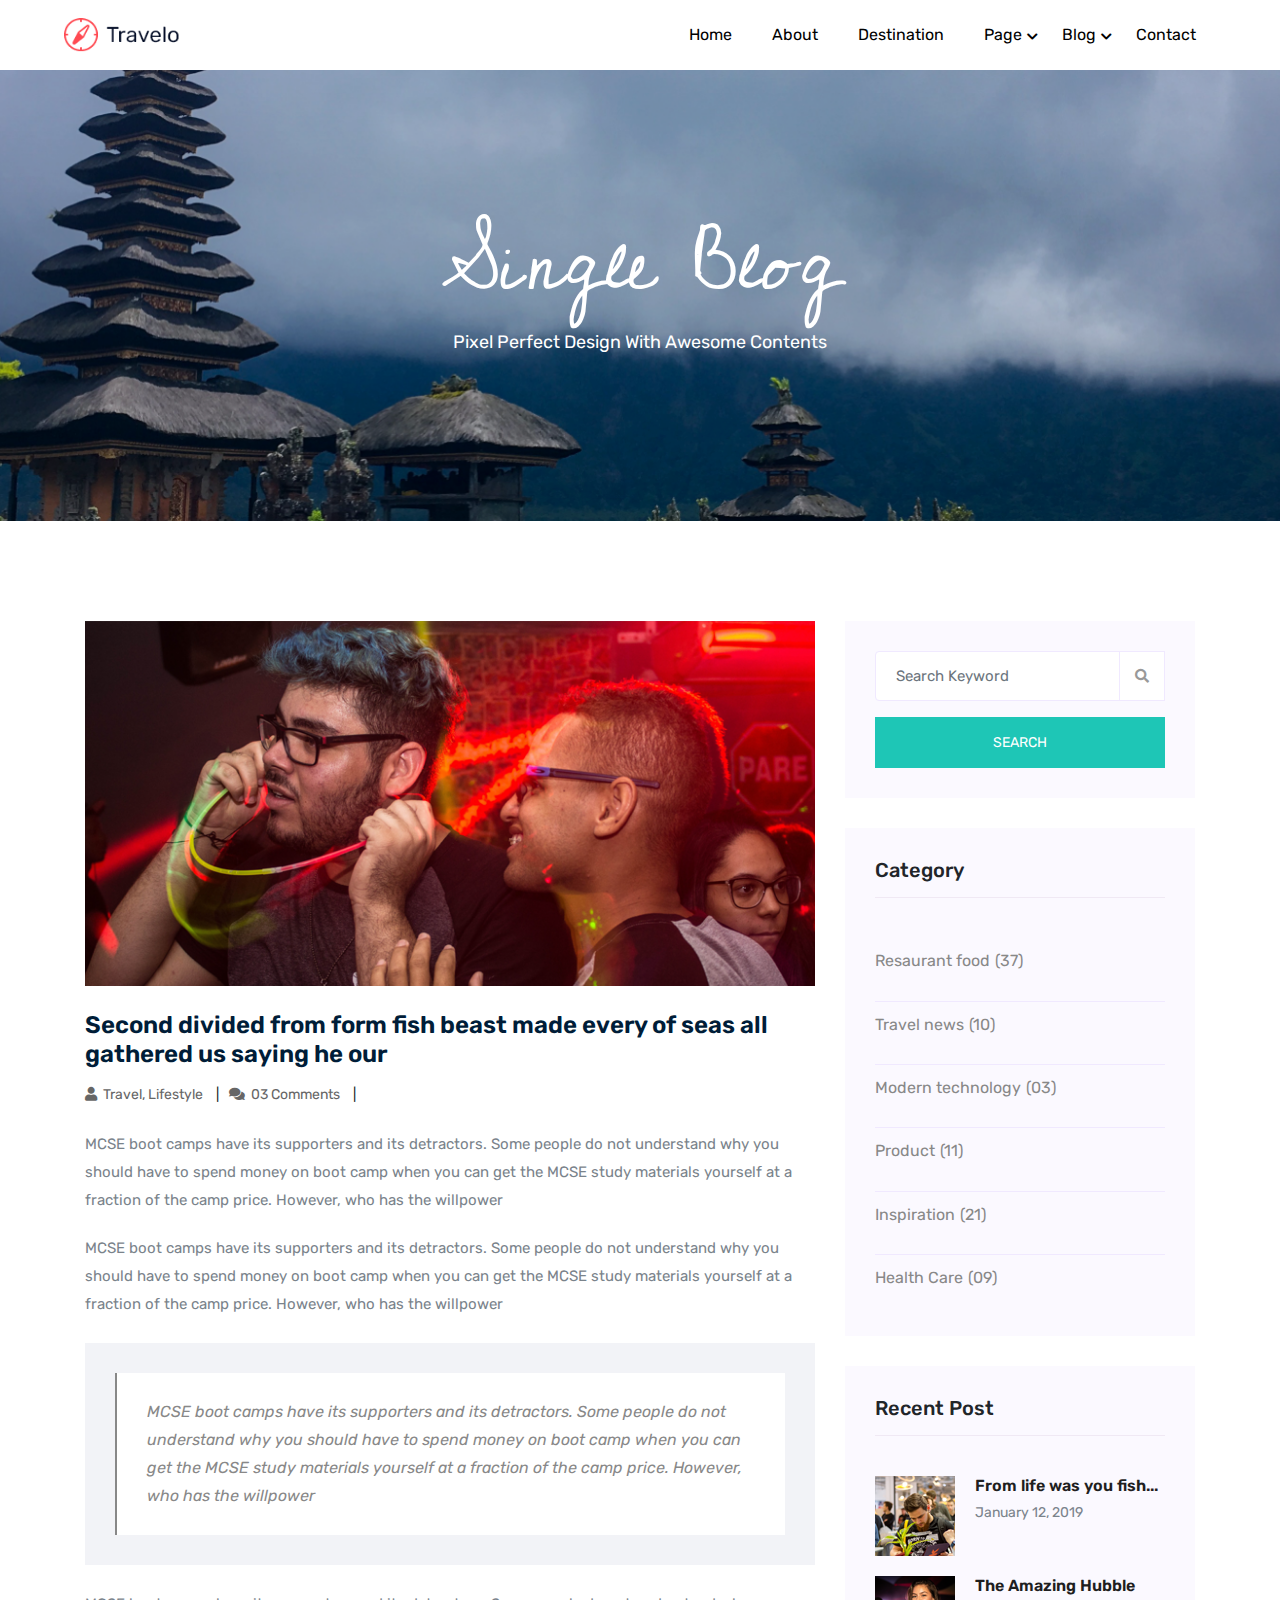
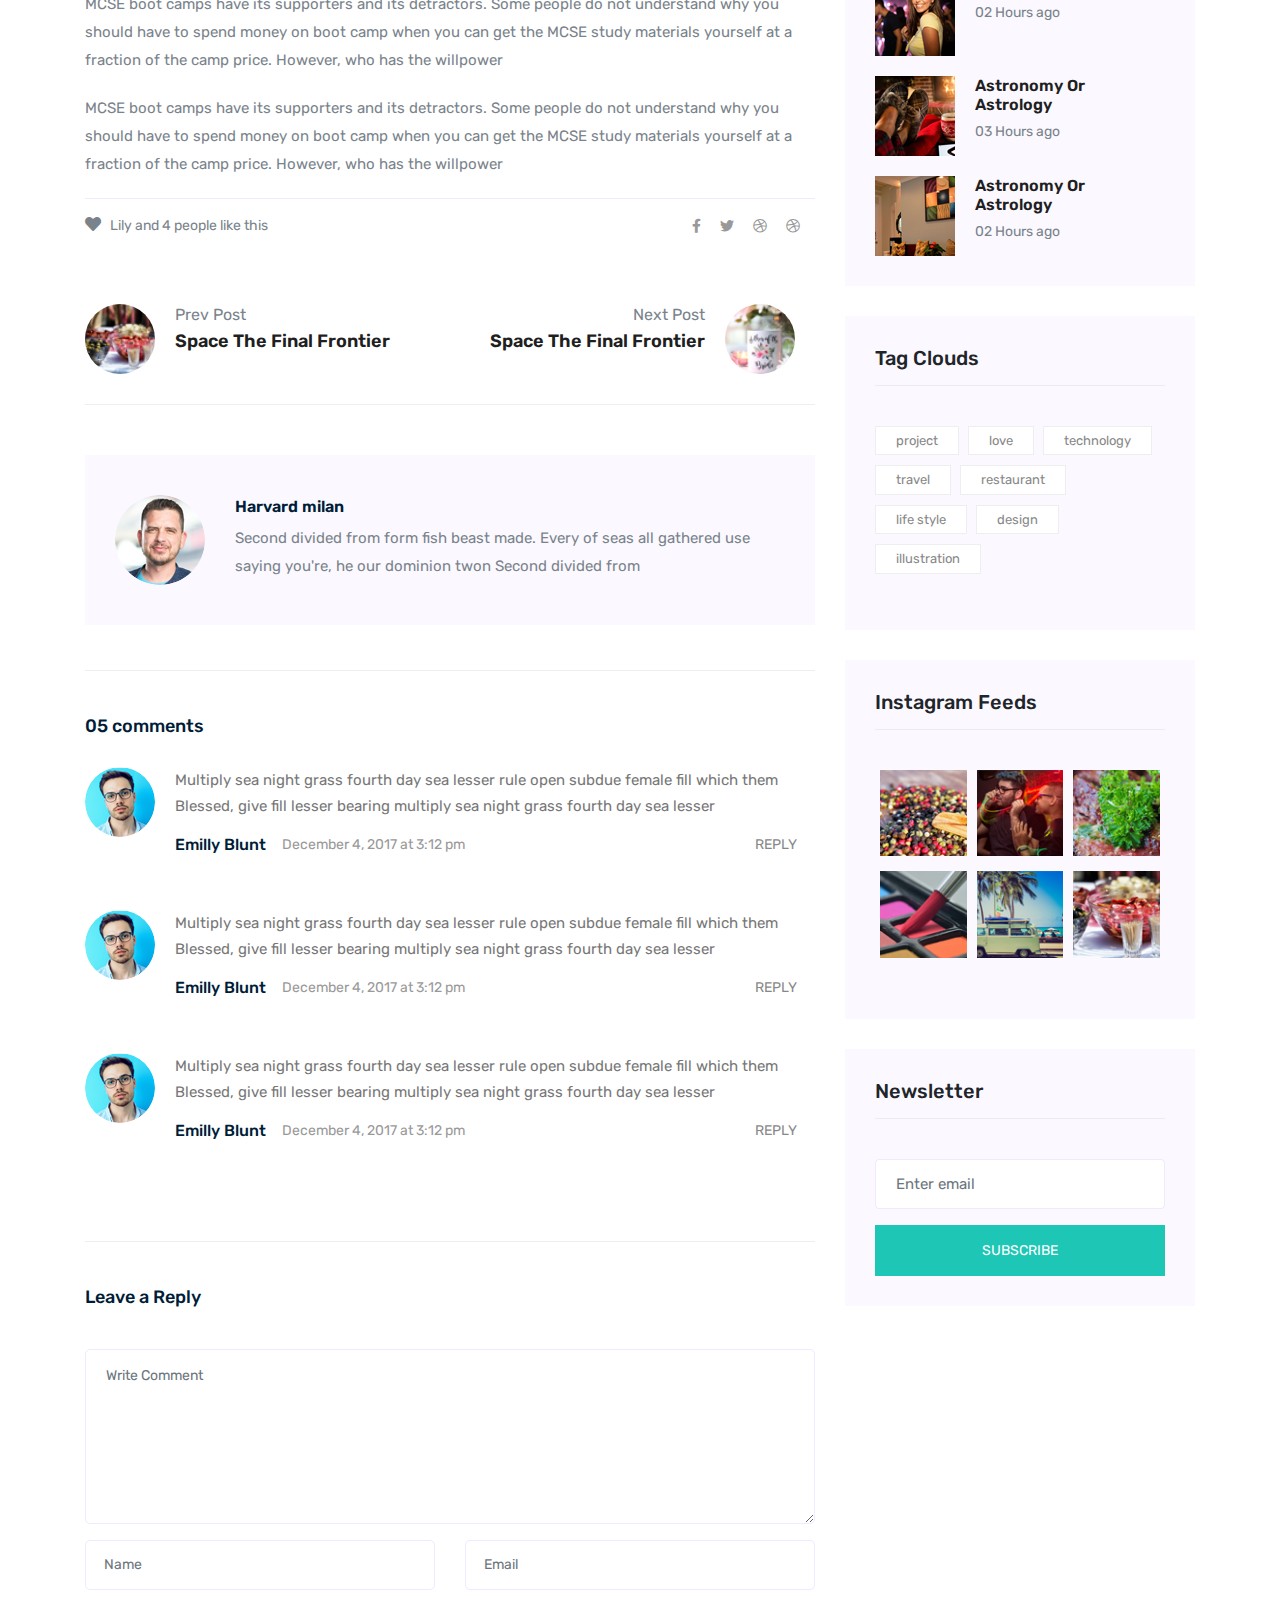
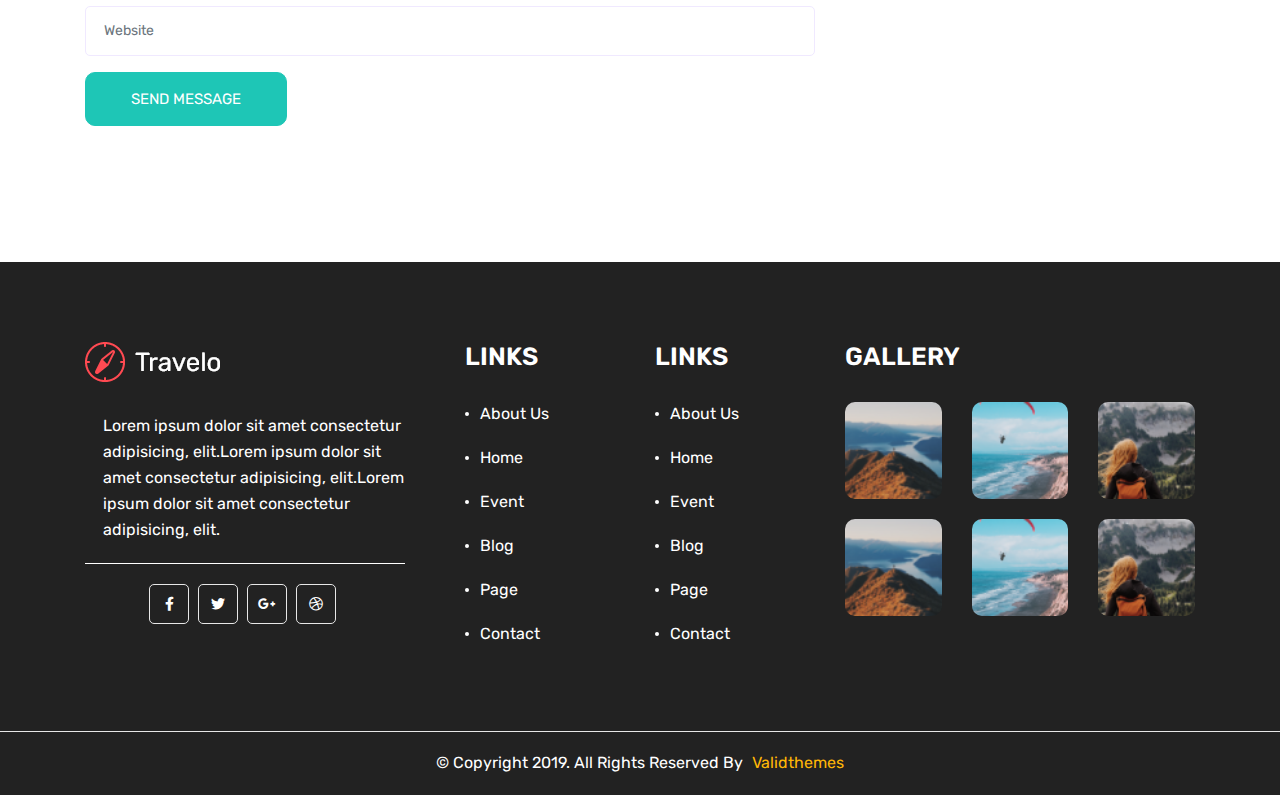
<file: single-blog.html>
<!DOCTYPE html>
<html>
<head>
	<title>Travelo</title>
	<meta charset="utf-8">
	<meta name="viewport" content="width=device-width, initial-scale=1.0">
	<!-- Bootstrap link -->
	<link rel="stylesheet" href="https://maxcdn.bootstrapcdn.com/bootstrap/4.0.0/css/bootstrap.min.css" integrity="sha384-Gn5384xqQ1aoWXA+058RXPxPg6fy4IWvTNh0E263XmFcJlSAwiGgFAW/dAiS6JXm" crossorigin="anonymous">
	<!-- google fonts -->
	<link rel="preconnect" href="https://fonts.gstatic.com">
	<link href="https://fonts.googleapis.com/css2?family=Cedarville+Cursive&family=Rubik:wght@300;400&display=swap" rel="stylesheet">
	<!-- Fontawesome Link -->
	<link rel="stylesheet" type="text/css" href="assets/font/fontawesome/css/all.css">
	<!-- favicon icon link -->
	<link rel="shortcut icon" type="text/css" href="assets/logo/favicon.png">
	<!-- owl-cerousel css link -->
	<link rel="stylesheet" type="text/css" href="assets/plugins/owl-carousel/owl.carousel.min.css">
	<!-- Main css Link -->
	<link rel="stylesheet" type="text/css" href="assets/css/style.css">
</head>
<body>
	<header class="header-main">
		<nav class="nav-main">
			<!-- logo start -->
			<a href="#" class="header-main-logo">
				<img src="assets/logo/logo.png">
			</a>
			<!-- logo End -->
			<!-- Small Device btn start -->
			<div class="nav-toggle-btn">
				<div class="btn-inner"></div>
			</div>
			<!-- Small Device btn End -->
			<!-- Nav items start -->
			<ul class="nav-items-wrapper">
				<li class="nav-item-main">
					<a class="nav-item-main-link" href="index.html">Home</a>
				</li>
				<li class="nav-item-main">
					<a class="nav-item-main-link" href="about.html">
						About
					</a>
				</li>
				<li class="nav-item-main">
					<a class="nav-item-main-link" href="destination.html">
						Destination
					</a>
				</li>
				<li class="nav-item-main item-has-submenu">
					<a class="nav-item-main-link" href="#">
						Page
					</a>
					<ul class="nav-item-submenu">
						<li class="submenu-item">
							<a class="submenu-item-link" href="destination-details.html">
								Destinations Details
							</a>
						</li>
						<li class="submenu-item">
							<a class="submenu-item-link" href="elements.html">
								Elements
							</a>
						</li>
					</ul>
				</li>
				<li class="nav-item-main item-has-submenu">
					<a class="nav-item-main-link" href="#">
						Blog
					</a>
					<ul class="nav-item-submenu">
						<li class="submenu-item">
							<a class="submenu-item-link" href="blog.html">
								Blog
							</a>
						</li>
						<li class="submenu-item">
							<a class="submenu-item-link" href="single-blog.html">
								Single Blog
							</a>
						</li>
					</ul>
				</li>
				<li class="nav-item-main">
					<a class="nav-item-main-link" href="contact.html">Contact</a>
				</li>
			</ul>
			<!-- Nav items End -->
		</nav>
	</header>
	<main>
		<section class="blog-banner-section">
			<div class="container">
				<div class="row">
					<div class="col-md-12">
						<div class="blog-section-title">
							<h3 class="title">
								Single blog
							</h3>
							<p class="sub-title">
								Pixel perfect design with awesome contents
							</p>
						</div>
					</div>
				</div>
			</div>
		</section>
		<section class="blog-section">
			<div class="container">
				<div class="row">
					<div class="col-lg-8 col-md-12">
						<div class="single-blog-item-wrapper">
							<div class="single-blog-inner">
								<div class="single-blog-img">
									<img src="assets/img/single_blog_1.png">
								</div>
								<div class="single-post-details">
									<h2 class="single-post-title">
										Second divided from form fish beast made every of seas all gathered us saying he our
									</h2>
									<ul class="blog-item-link">
										<li>
											<a href="#">
												<i class="fas fa-user"></i>
												 Travel, Lifestyle
											</a>
										</li>
										<li>
											<a href="#">
												<i class="fas fa-comments"></i>
												 03 Comments
											</a>
										</li>
									</ul>
									<p class="description">
										
										MCSE boot camps have its supporters and its detractors. Some people do not understand why you
										should have to spend money on boot camp when you can get the MCSE study materials yourself at a
										fraction of the camp price. However, who has the willpower	
									</p>
									<p class="description">
										
										MCSE boot camps have its supporters and its detractors. Some people do not understand why you
										should have to spend money on boot camp when you can get the MCSE study materials yourself at a
										fraction of the camp price. However, who has the willpower	
									</p>
									<div class="quote-wrapper">
										<div class="quotes">
											MCSE boot camps have its supporters and its detractors. Some people do not understand why you
											should have to spend money on boot camp when you can get the MCSE study materials yourself at a
											fraction of the camp price. However, who has the willpower	
										</div>
									</div>
									<p class="description">
										
										MCSE boot camps have its supporters and its detractors. Some people do not understand why you
										should have to spend money on boot camp when you can get the MCSE study materials yourself at a
										fraction of the camp price. However, who has the willpower	
									</p>
									<p class="description">
										
										MCSE boot camps have its supporters and its detractors. Some people do not understand why you
										should have to spend money on boot camp when you can get the MCSE study materials yourself at a
										fraction of the camp price. However, who has the willpower	
									</p>
								</div>
								<div class="navigation-top">
									<div class="like-info-inner">
										<p class="like-info">
											<span class="like-icon">
												<i class="fas fa-heart"></i>
											</span>
											 Lily and 4 people like this
										</p>
										<ul class="social-icon-list">
											<li class="social-icon">
												<a href="#">
													<i class="fab fa-facebook-f"></i>
												</a>
											</li>
											<li class="social-icon">
												<a href="#">
													<i class="fab fa-twitter"></i>
												</a>
											</li>
											<li class="social-icon">
												<a href="#">
													<i class="fab fa-dribbble"></i>
												</a>
											</li>
											<li class="social-icon">
												<a href="#">
													<i class="fab fa-dribbble"></i>
												</a>
											</li>
										</ul>
									</div>
									<div class="navigation-area">
										<div class="row">
											<div class="col-lg-6 col-md-6 col-sm-12 navigation-area-prev-post">
												<div class="image">
													<a href="#">
														<img src="assets/img/preview.png">
													</a>
												</div>
												<div class="details">
													<p>
														Prev Post
													</p>
													<a href="#">
														<h4>
															Space The Final Frontier
														</h4>
													</a>
												</div>
											</div>
											<div class="col-lg-6 col-md-6 col-sm-12 navigation-area-next-post">
												<div class="details">
													<p>
														Next Post
													</p>
													<a href="#">
														<h4>
															Space The Final Frontier
														</h4>
													</a>
												</div>
												<div class="image">
													<a href="#">
														<img src="assets/img/next.png">
													</a>
												</div>
											</div>
										</div>
									</div>
								</div>
								<div class="blog-author">
									<div class="media author-details">
										<img src="assets/img/author.png">
										<div class="media-body">
											<a href="#">
												<h4>
													Harvard milan
												</h4>
											</a>
											<p>
												Second divided from form fish beast made. Every of seas all gathered use saying you're, he our dominion twon Second divided from
											</p>
										</div>
									</div>
								</div>	
								<div class="comments-area">
									<h4 class="comment-number">
										05 comments
									</h4>
									<div class="commment-list">
										<div class="single-comment">
											<div class="image">
												<img src="assets/img/comment_1.png">
											</div>
											<div class="details">
												<p class="comment">
													Multiply sea night grass fourth day sea lesser rule open subdue female fill which them
													Blessed, give fill lesser bearing multiply sea night grass fourth day sea lesser
												</p>
												<div class="comment-author-inner">
													<div class="author-name">
														<a href="#">
															Emilly Blunt
														</a>
														<p class="date">
															December 4, 2017 at 3:12 pm 
														</p>
													</div>
													<div class="reply-byn">
														<a href="#">
															reply
														</a>
													</div>
												</div>
											</div>
										</div>
									</div>
									<div class="commment-list">
										<div class="single-comment">
											<div class="image">
												<img src="assets/img/comment_1.png">
											</div>
											<div class="details">
												<p class="comment">
													Multiply sea night grass fourth day sea lesser rule open subdue female fill which them
													Blessed, give fill lesser bearing multiply sea night grass fourth day sea lesser
												</p>
												<div class="comment-author-inner">
													<div class="author-name">
														<a href="#">
															Emilly Blunt
														</a>
														<p class="date">
															December 4, 2017 at 3:12 pm 
														</p>
													</div>
													<div class="reply-byn">
														<a href="#">
															reply
														</a>
													</div>
												</div>
											</div>
										</div>
									</div>
									<div class="commment-list">
										<div class="single-comment">
											<div class="image">
												<img src="assets/img/comment_1.png">
											</div>
											<div class="details">
												<p class="comment">
													Multiply sea night grass fourth day sea lesser rule open subdue female fill which them
													Blessed, give fill lesser bearing multiply sea night grass fourth day sea lesser
												</p>
												<div class="comment-author-inner">
													<div class="author-name">
														<a href="#">
															Emilly Blunt
														</a>
														<p class="date">
															December 4, 2017 at 3:12 pm 
														</p>
													</div>
													<div class="reply-byn">
														<a href="#">
															reply
														</a>
													</div>
												</div>
											</div>
										</div>
									</div>
								</div>
								<div class="reply-comment-form">
									<h4 class="title">
										Leave a Reply
									</h4>
									<form class="reply-form-contact">
										<div class="row">
											<div class="col-md-12">
												<div class="form-group">
													<textarea class="form-control" name="comment" cols="30" rows="9"
													placeholder="Write Comment"></textarea>
												</div>
											</div>
											<div class="col-md-6 col-sm-12">
												<div class="form-group">
													<input type="text" name="name" placeholder="Name" class="form-control">
												</div>
											</div>
											<div class="col-md-6 col-sm-12">
												<div class="form-group">
													<input type="email" name="email" placeholder="Email" class="form-control">
												</div>
											</div>
											<div class="col-md-12">
												<div class="form-group">
													<input type="text" name="website" placeholder="Website" class="form-control">
												</div>
											</div>
											<div class="col-md-12">
												<div class="form-group">
													<button type="submit" class="button">Send Message</button>
												</div>
											</div>
										</div>
									</form>
								</div>				
							</div>
						</div>
					</div>
					<div class="col-lg-4 col-md-12">
						<div class="blog-sidebar-wrapper">
							<div class="blog-sidebar-search">
								<form>
									<div class="form-group">
										<div class="input-group">
											<input type="text" name="search" class="form-control" placeholder="Search Keyword">
											<div class="search-icon-inner">
												<button class="input-search-btn" type="button">
													<i class="fas fa-search"></i>
												</button>
											</div>
										</div>
									</div>
									<button class="search-button" type="submit">
										Search
									</button>
								</form>
							</div>
							<div class="blog-sidebar-category">
								<h3 class="category-title">
									Category
								</h3>
								<ul class="category-list">
									<li class="category-list-item">
										<a href="#">
											<p>
												Resaurant food
											</p>
											<p>
												(37)
											</p>
										</a>
									</li>
									<li class="category-list-item">
										<a href="#">
											<p>
												Travel news
											</p>
											<p>
												(10)
											</p>
										</a>
									</li>
									<li class="category-list-item">
										<a href="#">
											<p>
												Modern technology
											</p>
											<p>
												(03)
											</p>
										</a>
									</li>
									<li class="category-list-item">
										<a href="#">
											<p>
												Product
											</p>
											<p>
												(11)
											</p>
										</a>
									</li>
									<li class="category-list-item">
										<a href="#">
											<p>
												Inspiration
											</p>
											<p>
												(21)
											</p>
										</a>
									</li>
									<li class="category-list-item">
										<a href="#">
											<p>
												Health Care 
											</p>
											<p>
												(09)
											</p>
										</a>
									</li>
								</ul>
							</div>
							<div class="blog-sidebar-recent-post">
								<h3 class="recent-post-title">
									Recent Post
								</h3>
								<div class="media recent-post-item">
									<img src="assets/img/post_1.png">
									<div class="post-details">
										<a href="#">
											<h3 class="post-heading">
												From life was you fish...
											</h3>
										</a>
										<p class="post-date">
											January 12, 2019
										</p>
									</div>
								</div>
								<div class="media recent-post-item">
									<img src="assets/img/post_2.png">
									<div class="post-details">
										<a href="#">
											<h3 class="post-heading">
												The Amazing Hubble
											</h3>
										</a>
										<p class="post-date">
											02 Hours ago
										</p>
									</div>
								</div>
								<div class="media recent-post-item">
									<img src="assets/img/post_3.png">
									<div class="post-details">
										<a href="#">
											<h3 class="post-heading">
												Astronomy Or Astrology
											</h3>
										</a>
										<p class="post-date">
											03 Hours ago
										</p>
									</div>
								</div>
								<div class="media recent-post-item">
									<img src="assets/img/post_4.png">
									<div class="post-details">
										<a href="#">
											<h3 class="post-heading">
												Astronomy Or Astrology
											</h3>
										</a>
										<p class="post-date">
											02 Hours ago
										</p>
									</div>
								</div>
							</div>
							<div class="blog-sidebar-tag">
								<h3 class="tag-title">
									Tag Clouds
								</h3>
								<ul class="tag-list">
									<li class="tag-list-item">
										<a href="#">
											project
										</a>
									</li>
									<li class="tag-list-item">
										<a href="#">
											love
										</a>
									</li>
									<li class="tag-list-item">
										<a href="#">
											technology
										</a>
									</li>
									<li class="tag-list-item">
										<a href="#">
											travel
										</a>
									</li>

									<li class="tag-list-item">
										<a href="#">
											restaurant
										</a>
									</li>
									<li class="tag-list-item">
										<a href="#">
											life style
										</a>
									</li>
									<li class="tag-list-item">
										<a href="#">
											design
										</a>
									</li>
									<li class="tag-list-item">
										<a href="#">
											illustration
										</a>
									</li>
								</ul>
							</div>
							<div class="blog-sidebar-Feeds">
								<h3 class="feeds-title">
									Instagram Feeds
								</h3>
								<ul class="feeds-list">
									<li class="feeds-list-item">
										<a href="#">
											<img src="assets/img/post_5.png">
										</a>
									</li>
									<li class="feeds-list-item">
										<a href="#">
											<img src="assets/img/post_6.png">
										</a>
									</li>
									<li class="feeds-list-item">
										<a href="#">
											<img src="assets/img/post_7.png">
										</a>
									</li>
									<li class="feeds-list-item">
										<a href="#">
											<img src="assets/img/post_8.png">
										</a>
									</li>
									<li class="feeds-list-item">
										<a href="#">
											<img src="assets/img/post_9.png">
										</a>
									</li>
									<li class="feeds-list-item">
										<a href="#">
											<img src="assets/img/post_10.png">
										</a>
									</li>
								</ul>
							</div>
							<div class="blog-sidebar-newsletter">
								<h3 class="newsletter-title">
									Newsletter
								</h3>
								<form>
									<div class="form-group">
										<input type="email" name="" class="form-control" placeholder="Enter email">
									</div>
									<button class="submit-button" type="submit">
										Subscribe
									</button>
								</form>
							</div>
						</div>
					</div>
				</div>
			</div>
		</section>
	</main>
	<!-- footer scetion start -->
	<footer class="footer-section">
		<div class="container">
			<div class="row">
				<div class="col-lg-4 col-md-6 col-sm-12">
					<div class="footer-item">
						<img src="assets/logo/footer-logo.png">
						<p>
							Lorem ipsum dolor sit amet consectetur adipisicing, elit.Lorem ipsum dolor sit amet consectetur adipisicing, elit.Lorem ipsum dolor sit amet consectetur adipisicing, elit.
						</p>
						<div class="footer-social-icon">
							<ul class="social-icon-list">
								<li class="social-icon-item">
									<a href="#">
										<i class="fab fa-facebook-f"></i>
									</a>
								</li>
								<li class="social-icon-item">
									<a href="#">
										<i class="fab fa-twitter"></i>
									</a>
								</li>
								<li class="social-icon-item">
									<a href="#">
										<i class="fab fa-google-plus-g"></i>
									</a>
								</li>
								<li class="social-icon-item">
									<a href="#">
										<i class="fab fa-dribbble"></i>
									</a>
								</li>
							</ul>
						</div>
					</div>
				</div>
				<div class="col-lg-2 col-md-6 col-sm-12">
					<div class="footer-item-link">
						<h4 class="title">Links</h4>
						<ul>
							<li>
								<a href="#">
									about us
								</a>
							</li>
							<li>
								<a href="#">
									home
								</a>
							</li>
							<li>
								<a href="#">
									event
								</a>
							</li>
							<li>
								<a href="#">
									blog
								</a>
							</li>
							<li>
								<a href="#">
									page
								</a>
							</li>
							<li>
								<a href="#">
									contact
								</a>
							</li>
						</ul>
					</div>
				</div>
				<div class="col-lg-2 col-md-6 col-sm-12">
					<div class="footer-item-link">
						<h4 class="title">Links</h4>
						<ul>
							<li>
								<a href="#">
									about us
								</a>
							</li>
							<li>
								<a href="#">
									home
								</a>
							</li>
							<li>
								<a href="#">
									event
								</a>
							</li>
							<li>
								<a href="#">
									blog
								</a>
							</li>
							<li>
								<a href="#">
									page
								</a>
							</li>
							<li>
								<a href="#">
									contact
								</a>
							</li>
						</ul>
					</div>
				</div>
				<div class="col-lg-4 col-md-6 col-sm-12">
					<div class="footer-gallery">
						<h4 class="title">Gallery</h4>
						<div class="row">
							<div class="col-lg-4 col-md-4 col-sm-4">
								<img src="assets/img/gallery-image-1.jpg">
							</div>
							<div class="col-lg-4 col-md-4 col-sm-4">
								<img src="assets/img/gallery-image-2.jpg">
							</div>
							<div class="col-lg-4 col-md-4 col-sm-4">
								<img src="assets/img/gallery-image-3.jpg">
							</div>
							<div class="col-lg-4 col-md-4 col-sm-4">
								<img src="assets/img/gallery-image-1.jpg">
							</div>
							<div class="col-lg-4 col-md-4 col-sm-4">
								<img src="assets/img/gallery-image-2.jpg">
							</div>
							<div class="col-lg-4 col-md-4 col-sm-4">
								<img src="assets/img/gallery-image-3.jpg">
							</div>
						</div>
					</div>
				</div>
			</div>
		</div>
		<div class="footer-bottom">
			<div class="container">
				<div class="row">
					<div class="col-md-12 footer-bottom-content">
						<p>
							© Copyright 2019. All Rights Reserved By
							<a href="#">
								Validthemes
							</a>
						</p>
					</div>
				</div>
			</div>
		</div>
	</footer>
	<!-- footer scetion End -->
<!-- Jquery CDN-->
<script src="https://ajax.googleapis.com/ajax/libs/jquery/3.5.1/jquery.min.js"></script>
<!-- Bootstap JS CDN -->
<!-- <script src="https://code.jquery.com/jquery-3.2.1.slim.min.js" integrity="sha384-KJ3o2DKtIkvYIK3UENzmM7KCkRr/rE9/Qpg6aAZGJwFDMVNA/GpGFF93hXpG5KkN" crossorigin="anonymous"></script> -->
<script src="https://cdnjs.cloudflare.com/ajax/libs/popper.js/1.12.9/umd/popper.min.js" integrity="sha384-ApNbgh9B+Y1QKtv3Rn7W3mgPxhU9K/ScQsAP7hUibX39j7fakFPskvXusvfa0b4Q" crossorigin="anonymous"></script>
<script src="https://maxcdn.bootstrapcdn.com/bootstrap/4.0.0/js/bootstrap.min.js" integrity="sha384-JZR6Spejh4U02d8jOt6vLEHfe/JQGiRRSQQxSfFWpi1MquVdAyjUar5+76PVCmYl" crossorigin="anonymous"></script>
<!-- owl-crousel js -->
<script src="assets/plugins/owl-carousel/owl.carousel.min.js"></script>
<!-- Main js -->
<script src="assets/js/main.js"></script>
<script type="text/javascript">
	// $(document).ready(function(){
	
	// });
</script>
</body>
</html>
</file>
<file: assets/css/style.css>
/*common css start*/
*{
    padding: 0;
    margin: 0;
    -webkit-box-sizing: border-box;
    -ms-box-sizing: border-box;
    box-sizing: border-box;
}
button, a{
    transition: all .3s ease;
    -webkit-transition: all .3s ease;
}
ul li{
    list-style: none;
}
p{
    font-size: 14px;
    line-height: 1.4;
}
img{
    width: 100%;
}
a:hover{
    text-decoration: none;
}
body{
    overflow-x: hidden;
    font-family: 'Rubik', sans-serif;
    font-weight: 400;
    font-style: normal;
}
b,sup,sub,del,u {
    color: #ff5e13;
}
/*common css End*/

/*Header secton Nav css start*/
.nav-main {
    padding: 0% 5%;
    display: flex;
    align-items: center;
    justify-content: space-between;
    height: 70px;
    background: #ffffff;
    position: relative;
}
    /*fixed header*/
.fixed-header .nav-main {
    position: fixed;
    background: #ffffff;
    width: 100%;
    top: 0;
    left: 0;
    z-index: 99;
    animation: smoothScroll 1s forwards;
}
@keyframes smoothScroll {
    0% {
        transform: translateY(-40px);
    }
    100% {
        transform: translateY(0px);
    }
}
.header-main-logo {
    display: inline-flex;
}
.header-main-logo img {
    width: 85%;
}
.nav-items-wrapper {
    display: flex;
    align-items: center;
    margin: 0;
    padding: 0;
    height: 100%;
}
.nav-item-main {
    margin: 0 20px;
    height: 100%;
    display: flex;
    align-items: center;
    justify-content: center;
}
.nav-item-main-link {
    color: #000000;
    font-size: 16px;
    font-weight: 400;
}
.nav-item-main-link:hover {
    color: #1EC6B6;
}
.nav-item-main.item-has-submenu {
    position: relative;
}
.item-has-submenu .nav-item-submenu {
    position: absolute;
    padding: 0;
    background: #ffffff;
    left: 0;
    width: 230px;
    padding: 15px;
    top: 70px;
    transition: all .4s ease;
    opacity: 0;
    visibility: hidden;
    transform: scale(0);
    border-radius: 0px 0px 5px 5px;
    z-index: 999;
}
.submenu-item {
    padding: 5px 14px;
}
.submenu-item-link {
    color: #000000;
    font-size: 15px;
    font-weight: 400;
    transition: all .4s ease;
}
.item-has-submenu .nav-item-main-link:after {
    content: "\f078";
    position: absolute;
    font-family: "Font Awesome 5 Free";
    font-weight: 900;
    margin-left: 5px;
    padding-top: 5px;
    font-size: 12px;
}
.nav-item-main.item-has-submenu:hover .nav-item-submenu {
    opacity: 1;
    visibility: visible;
    transform: scale(1);
}
.submenu-item:last-child {
}
.submenu-item:hover  .submenu-item-link {
    padding-left: 5px;
    color: #1EC6B6;
}
    /*small btn css*/
.nav-toggle-btn .btn-inner {
    width: 26px;
    border-bottom: 1px solid #000000;
    position: relative;
    transition: all .4s ease;
}
.nav-toggle-btn {
    height: 30px;
    width: 40px;
    align-items: center;
    justify-content: center;
    border: 1px solid #000000;
    padding: 5px;
    border-radius: 5px;
    display: none;
    cursor: pointer;
    position: relative;
    z-index: 999;
}
.nav-toggle-btn .btn-inner:before {
    content: "";
    height: 1px;
    width: 26px;
    position: absolute;
    background: #000000;
    top: -7px;
}
.nav-toggle-btn .btn-inner:after {
    content: "";
    height: 1px;
    width: 26px;
    position: absolute;
    background: #000000;
    top: 7px;
}
/*Header secton Nav css End*/

/*Home slider section css start*/
.home-slider-item {
    position: relative;
    z-index: 0;
    background-image: url(../img/home-slider-image-1.jpg);
    height: 500px;
    background-position: center;
    background-size: cover;
    background-repeat: no-repeat;
}
.home-slider-content-wrapper {
    align-items: center;
    justify-content: center;
    position: absolute;
    width: 85%;
    height: 100%;
}
.home-slider-inner {
    text-align: center;
}
.home-slider-inner h3 {
    font-size: 100px;
    color: #fff;
    font-family: 'Cedarville Cursive', cursive;
    letter-spacing: 1px;
}
.home-slider-inner p {
    color: #ffffff;
    font-size: 20px;
    font-weight: 400;
    margin-bottom: 30px;
}
.home-slider-btn {
    display: inline-block;
    background: #1ec6b6;
    padding: 18px 37px;
    color: #ffffff;
    font-size: 16px;
    font-weight: 700;
    border-radius: 5px;
    text-align: center;
    text-transform: capitalize;
    cursor: pointer;
    transition: all .4s ease;
}
.home-slider-btn:hover {
    color: #ffffff;
}
.home-slider-items-wrapper .owl-dots {
    position: absolute;
    bottom: 10px;
    left: 0;
    right: 0;
    text-align: center;
}
.home-slider-items-wrapper .owl-dots .owl-dot {
    height: 10px;
    width: 10px;
    background: #babab4bf;
    border-radius: 100%;
    margin-right: 10px;
    display: inline-block;
    left: 50%;
}
.home-slider-items-wrapper .owl-dots .owl-dot.active {
    background: #ffb606;
}
.home-slider-items-wrapper .owl-dots .owl-dot:focus {
    outline: none;
}
/*Home slider section css End*/

/*Where togo section css start*/
.where-togo-section {
    background: #040e27;
    padding: 50px 0;
}
.section-title {
    font-size: 24px;
    color: #ffffff;
    font-weight: 400;
    margin-bottom: 0;
}
.where-togo-section .search-form {
    display: flex;
    justify-content: space-between;
}
.search-form .input-box {
    width: 220px;
    margin-right: 10px;
}
.search-form .input-box input {
    width: 100%;
    height: 50px;
    border: 1px solid #363e52;
    background: 0 0;
    padding-left: 15px;
    color: #ffffff;
    border-radius: 5px;
}
.search-form .input-box input::placeholder{
    color: #fff;
}
input[type="date"]::-webkit-calendar-picker-indicator {
    color: #fff;
    filter: invert(1);
}
.search-form .input-box #sel1 {
    width: 100%;
    height: 50px;
    border: 1px solid #363e52;
    background: 0 0;
    padding-left: 15px;
    color: #ffffff;
    border-radius: 5px;
}
.search-form .input-box #sel1 option {
    color: #000;
}
.search-btn button {
    background: #ff4a52;
    padding: 12px 38px;
    display: inline-block;
    font-size: 16px;
    color: #fff;
    border-radius: 5px;
    font-weight: 500;
    text-transform: capitalize;
    border: 0;
    cursor: pointer;
    transition: all .4s ease;
}
.search-btn button:hover {
    background: #1ec6b6;
}
/*Where togo section css End*/

/*popular destination section css start*/
.popular-destination-section {
    padding: 70px 0;
}
.popular-section-title {
    text-align: center;
    margin-bottom: 50px;
}
.popular-section-title .title {
    font-size: 40px;
    font-weight: 400;
    color: #040e27;
    padding-bottom: 10px;
    position: relative;
    z-index: 0;
}
.popular-section-title .sub-title {
    font-size: 16px;
    font-weight: 400;
    line-height: 28px;
    color: #7a838b;
    margin-bottom: 0;
}
.popular-destination-item {
    position: relative;
    margin-bottom: 25px;
    overflow: hidden;
    transition: all .3s ease;
    border-radius: 5px;
}
.popular-destination-item:before {
    content: "";
    top: 0;
    left: 0;
    width: 100%;
    height: 100%;
    position: absolute;
    z-index: 2;
    background: linear-gradient(to bottom,rgba(4,14,39,0) 0%,rgba(4,14,39,0.7) 100%);
}
.popular-destination-item .item-content {
    position: absolute;
    left: 30px;
    bottom: 30px;
    z-index: 9;
}
.popular-destination-item .item-content .content-title {
    color: #ffffff;
    font-size: 22px;
    font-weight: 400;
    font-family: 'Rubik', sans-serif;
    transition: all .3s ease;
    margin-bottom: 0;
}
.popular-destination-item .item-content .content-title a {
    display: inline-block;
    background: #1ec6b6;
    font-size: 14px;
    padding: 3px 10px;
    border-radius: 30px;
    color: #ffffff;
    font-weight: 400;
    height: 25px;
    margin-left: 10px;
    transition: all .3s ease;
}
.popular-destination-item:hover {
    transform: translateY(-10px);
}
.popular-destination-item:hover .item-content .content-title {
    color: #ff4a52;
}
.popular-destination-item:hover .item-content .content-title a {
    background: #ff4a52;
}
/*popular destination section css End*/

/*Newsletter section css start*/
.newsletter-section {
    background-image: url(../img/subcribe-bg.jpg);
    padding: 70px 0;
    background-size: cover;
    background-position: center;
    background-repeat: no-repeat;
    position: relative;
    z-index: 0;
}
.newsletter-section:before {
    content: "";
    position: absolute;
    background: #040e27;
    opacity: .7;
    top: 0;
    left: 0;
    width: 100%;
    height: 100%;
    z-index: -1;
}
.newsletter-text .title {
    font-size: 25px;
    font-weight: 400;
    color: #ffffff;
    margin-bottom: 10px;
}
.newsletter-text .subtitle {
    font-size: 14px;
    font-weight: 400;
    line-height: 26px;
    color: #aab1b7;
    width: 75%;
    margin-bottom: 0;
}
.newsletter-input input {
    width: 100%;
    height: 50px;
    border-radius: 5px;
    border: 0;
    background: #ffffff;
    color: #000;
    padding-left: 15px;
    font-size: 16px;
    font-weight: 300;
}
.newsletter-input input:focus {
    outline: none;
}
.newsletter-btn .btn {
    width: 100%;
    text-align: center;
    padding: 13px 10px;
    background: #ff4a52;
    display: inline-block;
    color: #ffffff;
    font-size: 16px;
    font-weight: 500;
    border: 0;
    border-radius: 5px;
    text-transform: capitalize;
    cursor: pointer;
    transition: all .3s ease;
}
/*Newsletter section css End*/

/*popular places section css start*/
.popular-places-section {
    padding: 80px 0;
    background: #f7fafd;
}
.popular-places-item {
    background: #ffffff;
    border-radius: 5px;
    margin-bottom: 30px;
    transition: all .3s ease;
    overflow: hidden;
}
.popular-places-item .item-image {
    position: relative;
    overflow: hidden;
}
.popular-places-item .item-image .item-price {
    position: absolute;
    background: #1ec6b6;
    padding: 7px 18px 4px;
    top: 20px;
    left: 20px;
    border-radius: 20px;
    color: #ffffff;
    font-size: 16px;
    transition: all .3s ease;
}
.popular-places-item:hover .item-image .item-price {
    background: #ff4a52;
}
.popular-places-item .item-content {
    padding: 27px 20px 25px;
}
.popular-places-item .item-content .title {
    display: block;
    font-size: 22px;
    font-weight: 500;
    color: #040e27;
    transition: all .3s ease;
}
.popular-places-item:hover .item-content .title {
    color: #ff4a52;
}
.popular-places-item .item-content .sub-title {
    color: #7a838b;
    font-size: 14px;
    font-weight: 400;
    margin-top: 5px;
    margin-bottom: 10px;
}
.popular-places-item .item-content .item-rating {
    display: flex;
    justify-content: space-between;
}
.popular-places-item .item-content .item-rating span {
    text-align: center;
}
.item-content .item-rating span i {
    color: #ffb606;
    font-size: 13px;
}
.item-content .item-rating span a {
    font-size: 14px;
    color: #7a838b;
    margin-left: 5px;
}
.item-content .item-rating .days {
    color: #7a838b;
    font-size: 14px;
    font-weight: 400;
}
.item-content .item-rating .days a {
    color: #7a838b;
    font-size: 14px;
}
.item-content .item-rating .days i {
    margin-right: 6px;
}
.more-places-btn {
    text-align: center;
    margin-top: 30px;
}
.more-places-btn .more-btn {
    display: inline-block;
    background: #ff4a52;
    color: #ffffff;
    padding: 13px 40px;
    font-size: 16px;
    font-weight: 500;
    border: 0;
    border-radius: 5px;
    cursor: pointer;
    transition: all .3s ease;
    text-transform: capitalize;
}
.more-places-btn .more-btn:hover {
    background: #1ec6b6;
    color: #fff;
}
/*popular places section css End*/

/*video section css start*/
.video-section {
    background-image: url(../img/video-section-bd.jpg);
    padding: 120px 0px;
    background-size: cover;
    background-position: center;
    position: relative;
    z-index: 1;
}
.video-section:before {
    content: "";
    position: absolute;
    top: 0;
    left: 0;
    width: 100%;
    height: 100%;
    background: #040e27;
    opacity: .2;
}
.video-section-heading .title {
    color: #ffffff;
    font-family: 'Cedarville Cursive', cursive;
    text-align: center;
    text-transform: capitalize;
    position: relative;
    z-index: 1;
    padding-bottom: 30px;
    margin-bottom: 15px;
    font-size: 70px;
    font-weight: 400;
}
.video-overlay {
    display: inline-block;
    left: 50%;
    top: 50%;
    position: relative;
    margin: 0;
    padding-bottom: 35px;
}
.video-play-button {
    position: relative;
    color: #ffffff;
    width: 32px;
    display: inline-block;
    font-size: 40px;
    margin-top: 50px;
    box-sizing: content-box;
    z-index: 10;
    border-radius: 50%;
}
.video-play-button:hover {
    color: #ffffff;
}
.video-play-button:before {
    content: "";
    position: absolute;
    left: 50%;
    top: 50%;
    display: block;
    width: 80px;
    height: 80px;
    background: #1ec6b6 repeat scroll 0 0;
    z-index: 0;
    transform: translate(-50%, -50%);
    border-radius: 50%;
    animation: pulse-border 1500ms ease-out infinite;
}
.video-play-button:after {
    content: "";
    position: absolute;
    z-index: 1;
    width: 80px;
    height: 80px;
    display: block;
    left: 50%;
    top: 50%;
    background: #1ec6b6  repeat scroll 0 0;
    transform: translate(-50%, -50%);
    transition: all 200ms;
    border-radius: 50%;
}
.video-play-button i {
    position: relative;
    margin-left: 3px;
    z-index: 3;
    display: block;
}
@-webkit-keyframes pulse-border {
  0% {
    -webkit-transform: translateX(-50%) translateY(-50%) translateZ(0) scale(1);
    transform: translateX(-50%) translateY(-50%) translateZ(0) scale(1);
    opacity: 1;
  }
  100% {
    -webkit-transform: translateX(-50%) translateY(-50%) translateZ(0) scale(1.5);
    transform: translateX(-50%) translateY(-50%) translateZ(0) scale(1.5);
    opacity: 0;
  }
}

@keyframes pulse-border {
  0% {
    -webkit-transform: translateX(-50%) translateY(-50%) translateZ(0) scale(1);
    transform: translateX(-50%) translateY(-50%) translateZ(0) scale(1);
    opacity: 1;
  }
  100% {
    -webkit-transform: translateX(-50%) translateY(-50%) translateZ(0) scale(1.5);
    transform: translateX(-50%) translateY(-50%) translateZ(0) scale(1.5);
    opacity: 0;
  }
}
/*video section css End*/

/*Travel variation section css start*/
.travel-variation-section {
    padding: 80px 0;
}
.travel-variation-item .icon img {
    width: 60px;
    height: 60px;
}
.travel-variation-item .icon {
    text-align: center;
}
.travel-variation-item {
    text-align: center;
}
.travel-variation-item .title {
    font-size: 22px;
    color: #040e27;
    margin-top: 40px;
    margin-bottom: 10px;
    font-weight: 400;
}
.travel-variation-item .sub-title {
    font-size: 16px;
    color: #6e6e6e;
    font-weight: 400;
}
/*Travel variation section css End*/

/*Testimonial section css start*/
.testimonial-section {
    background: #f7fafd;
    padding: 80px 0;
}
.single-item {
    text-align: center;
}
.single-item .item-image {
    width: 105px;
    height: 105px;
    border-radius: 50%;
    position: relative;
    margin: auto;
    margin-bottom: 30px;
}
.single-item .sub-title {
    color: #040e27;
    font-size: 18px;
    font-weight: 400;
    line-height: 30px;
    margin-top: 35px;
    margin-bottom: 10px;
    width: 70%;
    margin: auto;
}
.single-item .author-name {
    color: #7a838b;
    font-size: 16px;
    font-weight: 400;
    margin-top: 13px;
}
.testimonial-section .owl-dots {
    position: absolute;
    left: 0;
    right: 0;
    text-align: center;
    margin-top: 10px;
}
.testimonial-section .owl-dots .owl-dot {
    display: inline-block;
    background: #aab1b7;
    width: 12px;
    height: 12px;
    border-radius: 100%;
    margin-right: 6px;
}
.testimonial-section .owl-dots .owl-dot.active {
    background: #ff4a52;
}
.testimonial-section .owl-dots .owl-dot:focus {
    outline: none;
}
/*Testimonial section css End*/

/*Recent trip section css start*/
.recent-trip-section {
    padding: 70px 0;
}
.recent-section-title {
    margin: auto;
    text-align: center;
    margin-bottom: 50px;
}
.recent-section-title h3 {
    font-size: 40px;
    font-weight: 400;
    color: #040e27;
    position: relative;
    z-index: 0;
}
.recent-trip-item {
    margin-bottom: 30px;
}
.recent-trip-item img {
    overflow: hidden;
    border-radius: 5px;
}
.recent-trip-item .trip-content {
    padding-top: 15px;
}
.recent-trip-item .trip-content .date {
    color: #7a838b;
    font-size: 14px;
    font-weight: 400;
    display: block;
}
.recent-trip-item .trip-content .title {
    color: #040e27;
    font-size: 22px;
    font-weight: 400;
    margin-top: 10px;
    display: block;
    transition: all .3s ease;
}
.recent-trip-item:hover .trip-content .title {
    color: #ff4a52;
}
/*Recent trip section css End*/

/*about banner section css start*/
.about-banner-section {
    background-image: url(../img/about-banner.jpg);
    padding: 150px 0;
    background-position: center;
    background-size: cover;
    position: relative;
    z-index: 0;
    background-repeat: no-repeat;
}
.about-banner-section:before {
    content: "";
    width: 100%;
    height: 100%;
    position: absolute;
    top: 0;
    left: 0;
    background: #040e27;
    opacity: .1;
    z-index: -1;
}
.about-section-title {
    text-align: center;
}
.about-section-title .title {
    font-size: 80px;
    color: #fff;
    font-weight: 500;
    margin-bottom: 0;
    line-height: 90px;
    text-transform: capitalize;
    font-family: 'Cedarville Cursive', cursive;
}
.about-section-title .sub-title {
    font-size: 18px;
    color: #ffffff;
    font-weight: 400;
    text-transform: capitalize;
}
/*about banner section css End*/

/*about story section css start*/
.about-story-section {
    padding: 90px 0;
}
.about-story-title {
    font-size: 38px;
    margin-bottom: 40px;
    text-align: center;
    font-weight: 400;
    color: #040e27;
}
.about-story-description {
    color: #7a838b;
    text-align: center;
    line-height: 26px;
    margin-bottom: 18px;
    font-size: 16px;
    font-weight: 400;
}
.about-image {
    margin-top: 40px;
    width: 100%;
    height: 417px;
    margin-bottom: 40px;
}
.about-image img {
    height: 400px;
    border-radius: 5px;
    height: 100%;
}
/*about story section css End*/

/*about counter css start*/
.counter-items-wrapper {
    text-align: center;
}
.counter-item {
    margin-bottom: 30px;
}
.counter-item .counter-number {
    display: inline-block;
    font-size: 50px;
    font-weight: 700;
    margin-bottom: 5px;
    color: #ff4a52;
}
.counter-item-outer .counter-item .text {
    font-size: 16px;
    letter-spacing: 2px;
    font-weight: 500;
    margin: 0;
    color: #7a838b;
}
/*about counter css End*/

/*destination banner section css start*/
.destination-banner-section {
    background-image: url(../img/destination-banner.png);
    padding: 150px 0;
    background-position: center;
    background-size: cover;
    position: relative;
    z-index: 0;
    background-repeat: no-repeat;
}
.destination-banner-section:before {
    content: "";
    width: 100%;
    height: 100%;
    position: absolute;
    top: 0;
    left: 0;
    background: #040e27;
    opacity: .1;
    z-index: -1;
}
.destination-section-title {
    text-align: center;
}
.destination-section-title .title {
    font-size: 80px;
    color: #fff;
    font-weight: 500;
    margin-bottom: 0;
    line-height: 90px;
    text-transform: capitalize;
    font-family: 'Cedarville Cursive', cursive;
}
.destination-section-title .sub-title {
    font-size: 18px;
    color: #ffffff;
    font-weight: 400;
    text-transform: capitalize;
}
/*destination banner section css End*/

/*destination filter css start*/
.filter-result-wrapper h3 {
    font-size: 16px;
    font-weight: 500;
    color: #001d38;
    margin-bottom: 26px;
}
.filter-body {
    border: 1px solid #dee2e7;
    padding: 30px;
    border-radius: 5px;
}
.filter-inner {
    display: block;
    overflow: visible;
}
.select-box select {
    width: 100%;
    height: 50px;
    font-size: 16px;
    color: #aab1b7;
    background: 0 0;
    padding: 10px;
    margin-bottom: 15px;
    border: 1px solid #dee2e7;
    font-weight: 300;
}
.select-box select:focus {
    outline: none;
}
.reset-btn .btn {
    width: 100%;
    margin-top: 20px;
    padding: 13px 40px;
    color: #fff;
    text-align: center;
    background: #ff4a52;
    display: inline-block;
    font-size: 16px;
    font-weight: 500;
    text-transform: capitalize;
    border-radius: 5px;
    border: 0;
    cursor: pointer;
    transition: all .3s ease;
}
.reset-btn .btn:hover {
    background: #1ec6b6;
}
/*Destination filter css End*/

/*destination Price Rang css start */
.selector {
    position: relative;
    width: 400px;
    color: #7e7e7e;
    width: 100%;
}
.selector ul {
    position: relative;
    display: block;
    overflow: auto;
    min-width: 138px;
    max-height: 200px;
    background: #fff;
    list-style: none;
    white-space: inherit;
    padding-right: 17px;
    width: calc(100% + 17px)
}
.selector li {
    position: relative;
    padding: 3px 20px 3px 25px;
    cursor: pointer
}
.selector li:before {
    position: absolute;
    top: 50%;
    left: 0;
    top: 4px;
    display: inline-block;
    margin-right: 9px;
    width: 17px;
    height: 17px;
    background-color: #f4f4f4;
    border: 1px solid #d5d5d5;
    content: ""
}
.selector li[data-selected="1"]:before {
    border: 1px solid #d7d7d7;
    background-color: #fff
}
.selector li[data-selected="1"]:after {
    position: absolute;
    top: 50%;
    left: 3px;
    top: 11px;
    display: inline-block;
    width: 4px;
    height: 10px;
    border-right: 2px solid;
    border-bottom: 2px solid;
    background: none;
    color: #39c9a9;
    content: "";
    -webkit-transform: rotate(40deg) translateY(-50%);
    transform: rotate(40deg) translateY(-50%)
}
.selector li:hover {
    color: #aaa
}
.selector li .total {
    position: absolute;
    right: 0;
    color: #d7d7d7
}
.selector .price-slider {
    text-align: center;
    display: -webkit-box;
    display: -ms-flexbox;
    display: flex;
    -ms-flex-wrap: wrap;
    flex-wrap: wrap;
    -webkit-box-pack: justify;
    -ms-flex-pack: justify;
    justify-content: space-between;
    -webkit-box-align: center;
    -ms-flex-align: center;
    align-items: center;
    position: relative;
    padding-top: 17px;
}
.selector .price-slider:before {
    position: absolute;
    top: 50%;
    left: 0;
    margin-top: 0;
    color: #39c9a9;
    content: attr(data-currency);
    -webkit-transform: translateY(-50%);
    transform: translateY(-50%)
}
.selector #slider-range {
    width: 100%;
    margin-bottom: 30px;
    border: none;
    background: #ff4a52;
    height: 3px;
}
.selector .ui-slider-handle {
    border-radius: 10px;
    border: 2px solid #ff4a52;
    top: 7px;
    background: #fff;
    width: 20px;
    height: 20px;
    outline: none;
    position: absolute;
}
.selector .ui-slider-range {
    z-index: 0;
    background-color: #d72323;
    position: relative;
    z-index: 0;
}
.selector .slider-price {
    position: relative;
    display: inline-block;
    padding: 5px 40px;
    width: 40%;
    background-color: #e2f7f2;
    line-height: 28px;
    text-align: center
}
.selector .slider-price:before {
    position: absolute;
    top: 50%;
    left: 13px;
    margin-top: 0;
    color: #39c9a9;
    content: attr(data-currency);
    -webkit-transform: translateY(-50%);
    transform: translateY(-50%)
}
.selector .show-all {
    position: relative;
    padding-left: 25px;
    color: #39c9a9;
    cursor: pointer;
    line-height: 28px
}
.selector .show-all:after, .selector .show-all:before {
    content: "";
    position: absolute;
    top: 50%;
    left: 4px;
    margin-top: -1px;
    color: #39c9a9;
    width: 10px;
    border-bottom: 1px solid
}
.selector .show-all:after {
    -webkit-transform: rotate(90deg);
    transform: rotate(90deg)
}
.selector.open ul {
    max-height: none
}
.selector.open .show-all:after {
    display: none
}
/*destination Price Rang css End */

/*destination datails banner css start*/
.destination-datails-banner-section {
    background-image: url(../img/destination-details-banner.jpg);
    padding: 150px 0;
    background-position: center;
    background-size: cover;
    position: relative;
    z-index: 0;
    background-repeat: no-repeat;
}
.destination-datails-banner-section:before {
    content: "";
    width: 100%;
    height: 100%;
    position: absolute;
    top: 0;
    left: 0;
    background: #040e27;
    opacity: .1;
    z-index: -1;
}
.destination-datails-section-title {
    text-align: center;
}
.destination-datails-section-title .title {
    font-size: 80px;
    color: #fff;
    font-weight: 500;
    margin-bottom: 0;
    line-height: 90px;
    text-transform: capitalize;
    font-family: 'Cedarville Cursive', cursive;
}
.destination-datails-section-title .sub-title {
    font-size: 18px;
    color: #ffffff;
    font-weight: 400;
    text-transform: capitalize;
}
/*destination datails section banner css End*/

/*destination datails section info css start*/
.destination-details-section {
    padding: 90px 0;
}
.destination-details-info {
    margin-bottom: 35px;
    padding-bottom: 35px;
    border-bottom: 1px solid #e4e6e8;
}
.destination-details-info .main-title {
    font-size: 26px;
    font-weight: 500;
    margin-bottom: 25px;
    color: #001d38;
}
.destination-details-info .sub-title {
    font-size: 16px;
    font-weight: 400;
    color: #7a838b;
    line-height: 26px;
    margin-bottom: 15px;
    font-family: 'Rubik';
}
.destination-details-info .single-info {
    margin-bottom: 20px;
}
.single-info .title {
    font-size: 18px;
    font-weight: 500;
}
.destination-contact .title {
    color: #001d38;
    font-size: 26px;
    margin-bottom: 25px;
    font-weight: 500;
}
.single-input input {
    width: 100%;
    background: #f4f4f4;
    height: 50px;
    border: 0;
    border-radius: 5px;
    padding-left: 15px;
    color: #000;
}
.single-input {
    margin-bottom: 20px;
}
.single-input input:focus,.single-input textarea:focus {
    outline: none;
}
.single-input textarea {
    width: 100%;
    height: 110px;
    background: #f4f4f4;
    border: 0;
    padding: 15px;
    color: #000;
    border-radius: 5px;
}
.submit-btn .btn {
    width: 100%;
    background: #ff4a52;
    color: #ffffff;
    display: inline-block;
    font-family: 'Rubik';
    font-size: 18px;
    padding: 13px 40px;
    border: 0;
    text-transform: capitalize;
    cursor: pointer;
    font-weight: 500;
    transition: all .3s ease;
    border-radius: 5px;
}
/*destination datails section info css End*/

/*Elements banner css start*/
.elements-banner-section {
    background-image: url(../img/elements-banner.png);
    padding: 150px 0;
    background-position: center;
    background-size: cover;
    position: relative;
    z-index: 0;
    background-repeat: no-repeat;
}
.elements-banner-section:before {
    content: "";
    width: 100%;
    height: 100%;
    position: absolute;
    top: 0;
    left: 0;
    background: #040e27;
    opacity: .1;
    z-index: -1;
}
.elements-section-title {
    text-align: center;
}
.elements-section-title .title {
    font-size: 80px;
    color: #fff;
    font-weight: 500;
    margin-bottom: 0;
    line-height: 90px;
    text-transform: capitalize;
    font-family: 'Cedarville Cursive', cursive;
}
.elements-section-title .sub-title {
    font-size: 18px;
    color: #ffffff;
    font-weight: 400;
    text-transform: capitalize;
}
/*Elements section banner css End*/

/*Elements area text sample section css start*/
.text-sample-section {
    padding: 90px 0;
}
.text-heading .title {
    font-size: 26px;
    margin-bottom: 30px;
    font-weight: 600;
    color: #001d38;
    font-family: 'Rubik';
}
.text-heading .text-sample-subTitle {
    font-size: 16px;
    font-weight: 400;
    color: #7a838b;
    line-height: 26px;
    margin-bottom: 0;
    font-family: 'Rubik';
}
/*Elements area text sample section css End*/

/*Elements area button sample section css start*/
.button-sample-section {
    padding-top: 70px;
    border-top: 1px dotted #aa9d9d;
    padding-bottom: 40px;
}
.btn-sample-title {
    margin-bottom: 30px;
    font-size: 26px;
    color: #001d38;
    font-weight: 500;
    font-family: 'Rubik';
}
.btn-sample-inner .genric-btn {
    display: inline-block;
    padding: 0 30px;
    margin-right: 10px;
    margin-top: 10px;
    line-height: 40px;
    font-size: 16px;
    font-weight: 500;
    text-align: center;
    cursor: pointer;
    text-transform: capitalize;
    transition: all .3s ease;
}
.genric-btn.default {
    background: #f9f9ff;
    border: 1px solid transparent;
    color: #415094;
}
.genric-btn.primary,
.genric-btn.primary-border:hover {
    background: #ff5e13;
    color: #ffffff;
    border: 1px solid transparent;
}
.genric-btn.success,
.genric-btn.success-border:hover {
    background: #4cd3e3;
    color: #ffffff;
    border: 1px solid transparent;
}
.genric-btn.info,
.genric-btn.info-border:hover {
    background: #38a4ff;
    color: #ffffff;
    border: 1px solid transparent;
}
.genric-btn.warning,
.genric-btn.warning-border:hover {
    background: #f4e700;
    color: #ffffff;
    border: 1px solid transparent;
}
.genric-btn.danger,
.genric-btn.danger-border:hover {
    background: #f44a40;
    color: #ffffff;
    border: 1px solid transparent;
}
.genric-btn.link,
.genric-btn.link-border:hover {
    background: #f9f9ff;
    text-decoration: underline;
    color: #415094;
    border: 1px solid transparent;
}
.genric-btn.disable {
    background: #f9f9ff;
    color: #1f1f1f;
    cursor: not-allowed;
    border: 1px solid transparent;
}
.genric-btn.disable:last-child {
    margin-right: 0;
}
.genric-btn.default:hover {
    border: 1px solid #f9f9ff;
    background: #fff;
}
.genric-btn.primary:hover,
.genric-btn.primary-border {
    background: #ffffff;
    color: #ff5e13;
    border: 1px solid #ff5e13;
}
.genric-btn.success:hover,
.genric-btn.success-border {
    background: #ffffff;
    color: #4cd3e3;
    border: 1px solid #4cd3e3;
}
.genric-btn.info:hover,
.genric-btn.info-border {
    background: #ffffff;
    color: #38a4ff;
    border: 1px solid #38a4ff;
}
.genric-btn.warning:hover,
.genric-btn.warning-border {
    background: #ffffff;
    color: #f4e700;
    border: 1px solid #f4e700;
}
.genric-btn.danger:hover,
.genric-btn.danger-border {
    background: #ffffff;
    color: #f44a40;
    border: 1px solid #f44a40;
}
.genric-btn.link:hover,
.genric-btn.link-border  {
    background: #ffffff;
    border: 1px solid #f9f9ff;
    color: #415094;
}
.genric-btn.default-border,
.genric-btn.disable-border {
    border: 1px solid #f9f9ff;
    background: #fff;
    color: #1f1f1f;
}
.genric-btn.default-border:hover {
    color: #415094;
    background: #f9f9ff;
    border: 1px solid transparent;
}
.genric-btn.disable-border{
    cursor: not-allowed;
}
.genric-btn.disable-border:last-child {
    margin-right: 0;
}
.genric-btn.redius {
    border-radius: 30px;
}
/*Elements area button sample section css End*/

/*Elements area Description sample section css start*/

.left-alien-title,
.right-alien-title  {
    margin-bottom: 20px;
    text-transform: capitalize;
    font-size: 25px;
    font-weight: 500;
}
.left-alien-description,
.right-alien-description {
    color: #7a838b;
    line-height: 28px;
    font-size: 16px;
    font-weight: 400;
    margin-bottom: 0;
}
.mb-30 {
    margin-bottom: 40px;
}
.right-alien-title {
    text-align: right;
}
/*Elements area Description sample section css End*/

/*Elements area gallery section css start*/
.gallery-section {
    padding: 50px 0;
}
.gallery-section-heading {
    margin-bottom: 30px;
    text-transform: capitalize;
    font-size: 30px;
    font-weight: 400;
}
.gallery-single-img {
    height: 200px;
    margin-top: 25px;
    background-position: center;
    background-size: cover;
    background-repeat: no-repeat;
}
/*Elements area gallery section css End*/

/*blog banner css start*/
.blog-banner-section {
    background-image: url(../img/elements-banner.png);
    padding: 150px 0;
    background-position: center;
    background-size: cover;
    position: relative;
    z-index: 0;
    background-repeat: no-repeat;
}
.blog-banner-section:before {
    content: "";
    width: 100%;
    height: 100%;
    position: absolute;
    top: 0;
    left: 0;
    background: #040e27;
    opacity: .1;
    z-index: -1;
}
.blog-section-title {
    text-align: center;
}
.blog-section-title .title {
    font-size: 80px;
    color: #fff;
    font-weight: 500;
    margin-bottom: 20px;
    line-height: 90px;
    text-transform: capitalize;
    font-family: 'Cedarville Cursive', cursive;
}
.blog-section-title .sub-title {
    font-size: 18px;
    color: #ffffff;
    font-weight: 400;
    text-transform: capitalize;
}
/*blog section banner css End*/

/*blog section css start*/
.blog-section {
    padding: 100px 0;
}
.blog-item {
    margin-bottom: 50px;
}
.blog-item-img {
    position: relative;
}
.blog-item-date {
    position: absolute;
    background: #FF4A52;
    left: 25px;
    bottom: -10px;
    padding: 14px 30px;
    display: block;
    color: #ffffff;
    border-radius: 5px;
}
.blog-item-date h3 {
    font-size: 30px;
    font-weight: 600;
    margin-bottom: 0;
    color: #ffffff;
}
.blog-item-date p {
    font-size: 20px;
    margin-bottom: 0;
}
.blog-item-details {
    padding: 60px 30px 35px 35px;
    box-shadow: 0px 10px 20px 0px rgb(221 221 221 / 30%);
}
.blog-item-details a {
    color: #1F1F1F;
    display: inline-block;
    transition: all .4s ease;
}
.blog-heading {
    font-size: 24px;
    font-weight: 600;
    margin-bottom: 15px;
}
.blog-heading:hover {
    color: #FF4A52;
    transition: all .5s ease;
}
.blog-description {
    color: #7A838B;
    font-size: 16px;
    line-height: 28px;
    font-weight: 400;
    font-family: 'Rubik';
}
.blog-item-link li {
    font-size: 14px;
}
.blog-item-link li a {
    color: #666666;
}
.blog-item-link li a:hover {
    color: #FF4A52;
    transition: all .4s ease;
}
.blog-item-link {
    display: flex;
}
.blog-item-link li a i {
    margin-right: 3px;
    font-size: 14px;
}
.blog-item-link li::after {
    content: "|";
    padding: 0 10px;
}
.blog-sidebar-search,
.blog-sidebar-category,
.blog-sidebar-recent-post,
.blog-sidebar-tag,
.blog-sidebar-Feeds,
.blog-sidebar-newsletter {
    background: #fbf9ff;
    padding: 30px;
    margin-bottom: 30px;
}
.blog-sidebar-search input,
.blog-sidebar-newsletter input {
    height: 50px;
    border-color: #f0e9ff;
    font-size: 15px;
    color: #999999;
    padding-left: 20px;
}
.input-search-btn {
    background: #fff;
    border: 1px solid #f0e9ff;
    padding: 12px 15px;
    margin-left: -1px;
}
.blog-sidebar-search input:focus,
.blog-sidebar-newsletter input:focus {
    border-color: #f0e9ff;
    outline: 0;
    box-shadow: none;
}
.input-search-btn i {
    color: #999999;
    font-size: 14px;
}
.search-button,
.submit-button {
    background: #1EC6B6;
    display: inline-block;
    width: 100%;
    font-size: 14px;
    font-weight: 400;
    font-family: 'Rubik';
    padding: 14px 44px;
    border: 1px solid #1EC6B6;
    color: #ffffff;
    text-transform: uppercase;
    text-align: center;
    cursor: pointer;
}
.search-button:hover,
.submit-button:hover {
    background: #FF4A52;
    border: 1px solid #FF4A52;
    color: #ffffff;
    transition: all .4s ease;
}
.category-title,
.recent-post-title,
.tag-title,
.feeds-title,
.newsletter-title {
    margin-bottom: 40px;
    font-size: 20px;
    font-weight: 500;
}
.category-title:after,
.recent-post-title:after,
.tag-title:after,
.feeds-title:after,
.newsletter-title:after {
    content: "";
    display: block;
    padding-top: 15px;
    border-bottom: 1px solid #F0E9F4;
}
.category-list-item {
    border-bottom: 1px solid #f0e9ff;
    padding: 12px 0;
    transition: all .3s ease;
}
.category-list-item a {
    display: flex;
    font-size: 14px;
    color: #888888;
}
.category-list-item a:hover {
    color: #FF4A52;
    transition: all .4s ease;
}
.category-list-item a p {
    font-size: 16px;
    font-weight: 400;
    margin-right: 5px;
    font-family: 'Rubik';
}
.category-list-item:last-child {
    border-bottom: none;
    padding-bottom: 0;
}
.category-list {
    margin-bottom: 0;
}
.media.recent-post-item img {
    width: 80px;
    height: 80px;
}
.post-details {
    padding-left: 20px;
    justify-content: center;
    align-items: center;
}
.post-details a {
    color: #1F1F1F;
    transition: .3s;
}
.post-heading {
    font-size: 16px;
    font-weight: 600;
}
.post-heading:hover {
    color: #FF4A52;
    transition: all .4s ease;
}
.post-date {
    color: #7A838B;
    font-size: 14px;
    margin-bottom: 0;
}
.media.recent-post-item {
    margin-bottom: 20px;
}
.media.recent-post-item:last-child {
    margin-bottom: 0;
}
.tag-list-item {
    display: inline-block;
}
.tag-list-item a {
    display: inline-block;
    border: 1px solid #eeeeee;
    background: #ffffff;
    padding: 4px 20px;
    margin-bottom: 10px;
    transition: all 0.3s ease 0s;
    margin-right: 5px;
    color: #888888;
    font-size: 13px;
}
.tag-list-item a:hover {
    background: #FF4A52;
    color: #ffffff;
    transition: all .4s ease;
}
.feeds-list-item {
    width: 33.33%;
    padding-right: 5px;
    padding-left: 5px;
    margin-bottom: 15px;
}
.feeds-list-item a {
    display: block;
}
.feeds-list {
    display: flex;
    flex-wrap: wrap;
}
.blog-nav {
    margin-top: 60px;
    display: flex;
    justify-content: center;
}
.blog-page-link {
    height: 45px;
    width: 45px;
    display: block;
    font-size: 14px;
    text-align: center;
    position: relative;
    border: 1px solid #f0e9ff;
    line-height: 45px;
    margin-right: 10px;
    color: #8a8a8a;
}
.blog-page-link.active {
    background: #FBF9EC;
    border-color: #f0e9ff;
}
/*blog section css End*/

/*single blog section css start*/
.single-post-details {
    padding-top: 25px;
}
.single-post-title {
    font-size: 24px;
    font-weight: 600;
    margin-bottom: 15px;
    color: #001D38;
    font-family: 'Rubik';
}
.single-post-details .description {
    color: #7A838B;
    font-size: 15px;
    line-height: 28px;
    margin-bottom: 20px;
}
.blog-item-link {
    margin-bottom: 25px;
}
.quote-wrapper {
    padding: 30px;
    background: rgba(130, 139, 178, 0.1);
    color: #888888;
    margin: 25px 0;
    line-height: 28px;
    font-style: italic;
}
.quotes {
    padding: 25px 25px 25px 30px;
    background: #ffffff;
    border-left: 2px solid;
}
.navigation-top {
    padding-top: 15px;
    border-top: 1px solid #f0e9ff;
}
.like-info-inner {
    display: flex;
    justify-content: space-between;
}
.like-info {
    color: #7a838b;
    font-size: 14px;
    margin-bottom: 0;
}
.like-icon i {
    margin-right: 5px;
}
.like-icon {
    font-size: 16px;
}
.social-icon {
    display: inline-block;
    margin-right: 15px;
    color: #7a838b;
}
.social-icon a {
    color: #666666;
    transition: all .5s ease;
}
.social-icon a i {
    font-size: 14px;
    color: #999999;
}
.social-icon a:hover i {
    color: #FF4A52;
    transition: all .5s ease;
}
.navigation-area {
    border-bottom: 1px solid #eee;
    margin-top: 50px;
    padding-bottom: 30px;
}
.navigation-area-prev-post {
    text-align: left;
    display: flex;
    justify-content: flex-start;
}
.navigation-area-next-post{
    text-align: right;
    display: flex;
    justify-content: flex-end;
}
.navigation-area-prev-post .image {
    margin-right: 20px;
}
.navigation-area-next-post .image {
    margin-left: 20px;
}
.image a {
    display: block;
    transition: all .4s ease;
}
.navigation-area-prev-post .details p,
.navigation-area-next-post .details p {
    font-size: 16px;
    font-weight: 400;
    color: #7a838b;
    margin-bottom: 0;
    font-family: 'Rubik';
}
.details a {
    color: #1f1f1f;
    transition: all .4s ease;
}
.details a h4 {
    font-size: 18px;
    font-weight: 600;
    font-family: 'Rubik';
    margin-top: 5px;
    margin-bottom: 0;
}
.blog-author {
    padding: 40px 30px;
    background: #fbf9ff;
    margin-top: 50px;
}
.media.author-details {
    display: flex;
}
.media.author-details img {
    width: 90px;
    height: 90px;
    border-radius: 50%;
    margin-right: 30px;
}
.media-body a {
    display: inline-block;
}
.media-body a h4 {
    font-size: 16px;
    color: #001d38;
    font-weight: 600;
    font-family: 'Rubik';
}
.media-body p {
    color: #7a838b;
    font-size: 15px;
    line-height: 28px;
    font-weight: 400;
    font-family: 'Rubik';
    margin-bottom: 0;
}
.comments-area {
    padding-top: 45px;
    margin-top: 45px;
    border-top: 1px solid #eee;
}
.comment-number {
    margin-bottom: 30px;
    font-size: 18px;
    font-weight: 500;
    font-family: 'Rubik';
    color: #001d38;
}
.commment-list {
    padding-bottom: 50px;
}
.single-comment {
    display: flex;
}
.image img {
    width: 70px;
    border-radius: 50%;
}
.image {
    margin-right: 20px;
}
.single-comment .details .comment {
    color: #777;
    font-size: 15px;
    line-height: 26px;
    margin-bottom: 10px;
    font-weight: 400;
    font-family: 'Rubik';
}
.comment-author-inner {
    display: flex;
    justify-content: space-between;
}
.author-name {
    display: flex;
    justify-content: center;
    align-items: center;
}
.author-name a {
    margin-right: 16px;
    font-size: 16px;
    font-weight: 500;
    color: #001d38;
    font-family: 'Rubik';
}
.author-name .date {
    margin-bottom: 0;
    font-size: 14px;
    color: #999999;
}
.reply-byn a {
    text-transform: uppercase;
    color: #888;
    font-size: 14px;
    padding: 5px 18px;
    display: block;
    font-weight: 400;
    background: transparent;
}
.reply-comment-form {
    border-top: 1px solid #eee;
    padding-top: 45px;
    margin-top: 45px;
    margin-bottom: 20px;
}
.reply-comment-form .title {
    font-size: 18px;
    margin-bottom: 40px;
    color: #001d38;
    font-weight: 500;
    font-family: 'Rubik';
}
.reply-form-contact {}
.reply-form-contact textarea {
    border: 1px solid #f0e9ff;
    height: 175px;
    font-size: 14px;
    padding-left: 20px;
    padding-top: 15px;
    border-radius: 5px;
}
.reply-form-contact input {
    border: 1px solid #f0e9ff;
    height: 50px;
    font-size: 14px;
    border-radius: 5px;
    padding-left: 18px;
}
.reply-form-contact input:focus,
.reply-form-contact textarea:focus {
    outline: none;
    box-shadow: none;
    border: 1px solid #f0e9ff;
}
.reply-form-contact .button {
    background: #1ec6b6;
    display: inline-block;
    padding: 15px 45px;
    color: #ffffff;
    text-transform: uppercase;
    border: 1px solid #1ec6b6;
    font-size: 15px;
    font-weight: 400;
    font-family: 'Rubik';
    cursor: pointer;
    border-radius: 10px;
    text-align: center;
}
/*single blog section css End*/

/*contact banner css start*/
.contact-banner-section {
    background-image: url(../img/elements-banner.png);
    padding: 150px 0;
    background-position: center;
    background-size: cover;
    position: relative;
    z-index: 0;
    background-repeat: no-repeat;
}
.contact-banner-section:before {
    content: "";
    width: 100%;
    height: 100%;
    position: absolute;
    top: 0;
    left: 0;
    background: #040e27;
    opacity: .1;
    z-index: -1;
}
.contact-section-title {
    text-align: center;
}
.contact-section-title .title {
    font-size: 80px;
    color: #fff;
    font-weight: 500;
    margin-bottom: 20px;
    line-height: 90px;
    text-transform: capitalize;
    font-family: 'Cedarville Cursive', cursive;
}
.contact-section-title .sub-title {
    font-size: 18px;
    color: #ffffff;
    font-weight: 400;
    text-transform: capitalize;
}
/*contact section banner css End*/

/*contact section css start*/
.contact-section {
    padding: 70px 0px;
}
.contact-info .item {
    box-shadow: 0 0 10px #cccccc;
    text-align: center;
    padding: 50px 30px;
    background: #ffffff;
}
.item-icon i {
    color: #ff4a52;
    font-size: 60px;
    text-align: center;
    display: block;
}
.item-info {
    margin-top: 20px;
}
.item-info h2 {
    font-weight: 600;
    margin-bottom: 10px;
    text-transform: uppercase;
    font-size: 17px;
}
.item-info span {
    color: #666;
    letter-spacing: 1px;
}
.contact-info {
    border-bottom: 1px solid rgba(20, 23, 28, 0.1);
    margin-bottom: 50px;
    padding-bottom: 50px;
}
.maps h2 {
    font-weight: 600;
    margin-bottom: 20px;
    text-transform: capitalize;
    color: #002147;
    font-size: 24px;
}
.google-maps iframe {
    width: 100%;
}
.contact-form .heading h2 {
    font-weight: 600;
    text-transform: capitalize;
    font-size: 24px;
    margin-bottom: 20px;
    padding-left: 15px;
}
.contact-form .heading p {
    padding-left: 15px;
    color: #666666;
    margin-bottom: 15px;
    line-height: 26px;
    font-weight: 400;
}
.contact-form input {
    border: 1px solid #e7e7e7;
    border-radius: inherit;
    box-shadow: inherit;
    height: 50px;
    color: #a39c99;
    font-size: 14px;
}
.contact-section textarea {
    min-height: 150px;
}
.contact-form button {
    background: #ff4a52;
    padding: 15px 20px;
    border-radius: 10px;
    border: none;
    color: #ffffff;
}
.contact-form button:hover {
    background: #1ec6b6;
}
/*contact section css End*/


/*footer section css start*/
.footer-section {
    padding-top: 80px;
    background: #222222;
}
.footer-item img {
    width: auto;
    margin-bottom: 30px;
}
.footer-item p {
    color: #ffffff;
    line-height: 26px;
    font-size: 16px;
    padding-left: 18px;
    font-weight: 400;
}
.footer-item {
    padding-right: 30px;
}
.footer-social-icon {
    margin-top: 20px;
    padding-top: 20px;
    border-top: 1px solid #ffffff;
}
.social-icon-item {
    display: inline-block;
}
.social-icon-item a {
    display: inline-block;
    background: transparent;
    border: 1px solid #e7e7e7;
    color: #ffffff;
    width: 40px;
    height: 40px;
    text-align: center;
    line-height: 40px;
    border-radius: 5px;
    margin-right: 5px;
    font-size: 14px;
    font-weight: 500;
}
.social-icon-list {
    text-align: center;
    padding: 0;
}
.social-icon-item:hover a {
    background: #fff;
    color: #222;
}
.footer-item-link {
    padding-right: 30px;
}
.footer-item-link .title,
.footer-gallery .title {
    color: #ffffff;
    font-size: 25px;
    font-weight: 600;
    text-transform: uppercase;
    margin-bottom: 30px;
    position: relative;
    z-index: 1;
}
.footer-item-link ul {
    padding: 0;
}
.footer-item-link ul li {
    display: block;
    margin-bottom: 20px;
}
.footer-item-link ul li a {
    color: #ffffff;
    padding-left: 15px;
    text-transform: capitalize;
    font-weight: 400;
    display: inline-block;
    position: relative;
    z-index: 1;
    transition: all .4s ease;
}
.footer-item-link ul li a:before {
    content: "";
    position: absolute;
    height: 4px;
    width: 4px;
    background: #fff;
    top: 50%;
    left: 0;
    border-radius: 100%;
    margin-top: -2px;
}
.footer-gallery img {
    border-radius: 10px;
    margin-bottom: 20px;
}
/*footer section css End*/

/*footer bottom css start*/
.footer-bottom {
    margin-top: 65px;
    padding: 20px 0;
    border-top: 1px solid #e7e7e7;
}
.footer-bottom-content p {
    color: #ffffff;
    text-align: center;
    font-size: 16px;
    font-weight: 400;
    text-transform: capitalize;
    margin: 0;
}
.footer-bottom-content p a {
    margin-left: 5px;
    color: #ffb606;
}
/*footer bottom css End*/

/*Responsive start*/
@media screen and (max-width: 1024px){
    .nav-items-wrapper {
        flex-direction: column;
        position: fixed;
        right: -50%;
        top: 0;
        padding-top: 100px;
        width: 50%;
        height: 100vh;
        background: #ffffff;
        align-items: flex-start;
        padding-left: 5%;
        z-index: 99;
        overflow: hidden;
        transition: all .4s ease;
    }
    .nav-toggle-btn {
        display: flex;
    }
    .menu-visible .nav-items-wrapper {
        right: 0;
    }
    .nav-item-main {
        height: auto;
        margin: 5px 20px;
        display: block;
    }
    .item-has-submenu .nav-item-submenu {
        position: unset!important;
        transform: scale(1);
        opacity: 1;
        visibility: visible;
        padding: 0;
    }
    .menu-visible .nav-toggle-btn .btn-inner {
        border-color: transparent;
    }
    .menu-visible .nav-toggle-btn .btn-inner:before {
        transform: rotate(45deg);
        top: 0;
    }
    .menu-visible .nav-toggle-btn .btn-inner:after {
        transform: rotate(-45deg);
        top: 0;
    }
}
@media screen and (max-width: 991px){
    .section-title {
        margin-bottom: 20px;
    }
    .newsletter-btn {
    }
    .newsletter-btn .btn {
        width: auto;
    }
    .travel-variation-item {
        margin-bottom: 25px;
    }
    .social-icon-list {
        text-align: unset;
    }
    .filter-result-wrapper {
        margin-bottom: 35px;
    }
    .footer-item-link {
        margin-bottom: 30px;
    }
    .footer-item {
        margin-bottom: 15px;
    }
}
@media screen and (max-width: 767px){
    .home-slider-inner h3 {
        font-size: 80px;
    }
    .home-slider-inner p {
        font-size: 16px;
    }
    .newsletter-text {
        margin-bottom: 20px;
    }
    .newsletter-input {
        margin-bottom: 20px;
        padding-left: 15px;
    }
    .newsletter-btn {
        padding-left: 30px;
    }
    .newsletter-btn .btn {
        width: 100%;
    }
    .footer-item p {
        padding-left: 0;
    }
    .footer-social-icon {
        margin-bottom: 25px;
    }
    .where-togo-section .search-form {
        flex-direction: column;
    }
    .search-form .input-box {
        margin-bottom: 15px;
        width: 100%;
    }
    .search-form .input-box input {
        width: 100%;
    }
    .about-section-title .title,
    .destination-section-title .title {
        font-size: 60px;
    }
    .about-section-title .sub-title,
    .destination-section-title .sub-title {
        font-size: 16px;
    }
    .about-story-description {
        font-size: 14px;
    }
    .about-story-title {
        font-size: 33px;
    }
    .selector .ui-slider-handle {
        top:-7px;
        width: 16px;
        height: 16px
    }
    .selector #slider-range {
        width:100%
    }
    .selector .price-slider {
        padding-top:8px
    }
    .blog-heading {
        font-size: 20px;
    }
    .blog-description {
        font-size: 14px;
    }
    .blog-item-link li {
        font-size: 13px;
    }
    .navigation-area {
        display: none;
    }
    .blog-section-title .title {
        font-size: 60px;
    }
    .blog-section-title .sub-title {
        font-size: 14px;
    }
}
@media screen and (max-width: 600px){
    .home-slider-inner h3 {
        font-size: 60px;
    }
    .home-slider-inner p {
        font-size: 14px;
    }
    .home-slider-btn {
        padding: 14px 30px;
        font-size: 14px;
    }
    .home-slider-inner {
        transform: translateX(20px);
    }
    .popular-section-title .title {
        font-size: 32px;
    }
    .popular-section-title .sub-title {
        font-size: 14px;
        line-height: inherit;
    }
    .newsletter-text .subtitle {
        width: 100%;
    }
    .single-item .sub-title {
        width: 100%;
        font-size: 15px;
    }
    .single-item .author-name {
        font-size: 14px;
    }
    .video-section-heading .title {
        font-size: 50px;
    }
    .counter-item .counter-number {
        font-size: 37px;
    }
    .counter-item-outer .counter-item .text {
        font-size: 14px;
    }
    .media-body a h4 {
        font-size: 14px;
    }

    .media-body p {
        font-size: 14px;
        line-height: 22px;
    }

    .single-comment {
        display: block;
        text-align: center;
    }

    .media.author-details {
        display: block;
        text-align: center;
    }

    .media.author-details img {
        margin-right: 0;
        margin-bottom: 20px;
    }

    .image {
        margin-right: 0;
        margin-bottom: 20px;
    }

    .single-comment .details .comment {
        font-size: 14px;
        line-height: 22px;
    }

}
@media screen and (max-width: 360px){
    .counter-item .counter-number {
        font-size: 37px;
    }
    .counter-item-outer .counter-item .text {
        font-size: 14px;
    }
    .about-section-title .title,
    .destination-section-title .title {
        font-size: 40px;
    }
    .about-section-title .sub-title,
    .destination-section-title .sub-title {
        font-size: 14px;
    }
    .about-story-description {
        line-height: 23px;
    }
    .counter-item .counter-number {
        font-size: 30px;
    }
}
/*Responsive End
</file>
